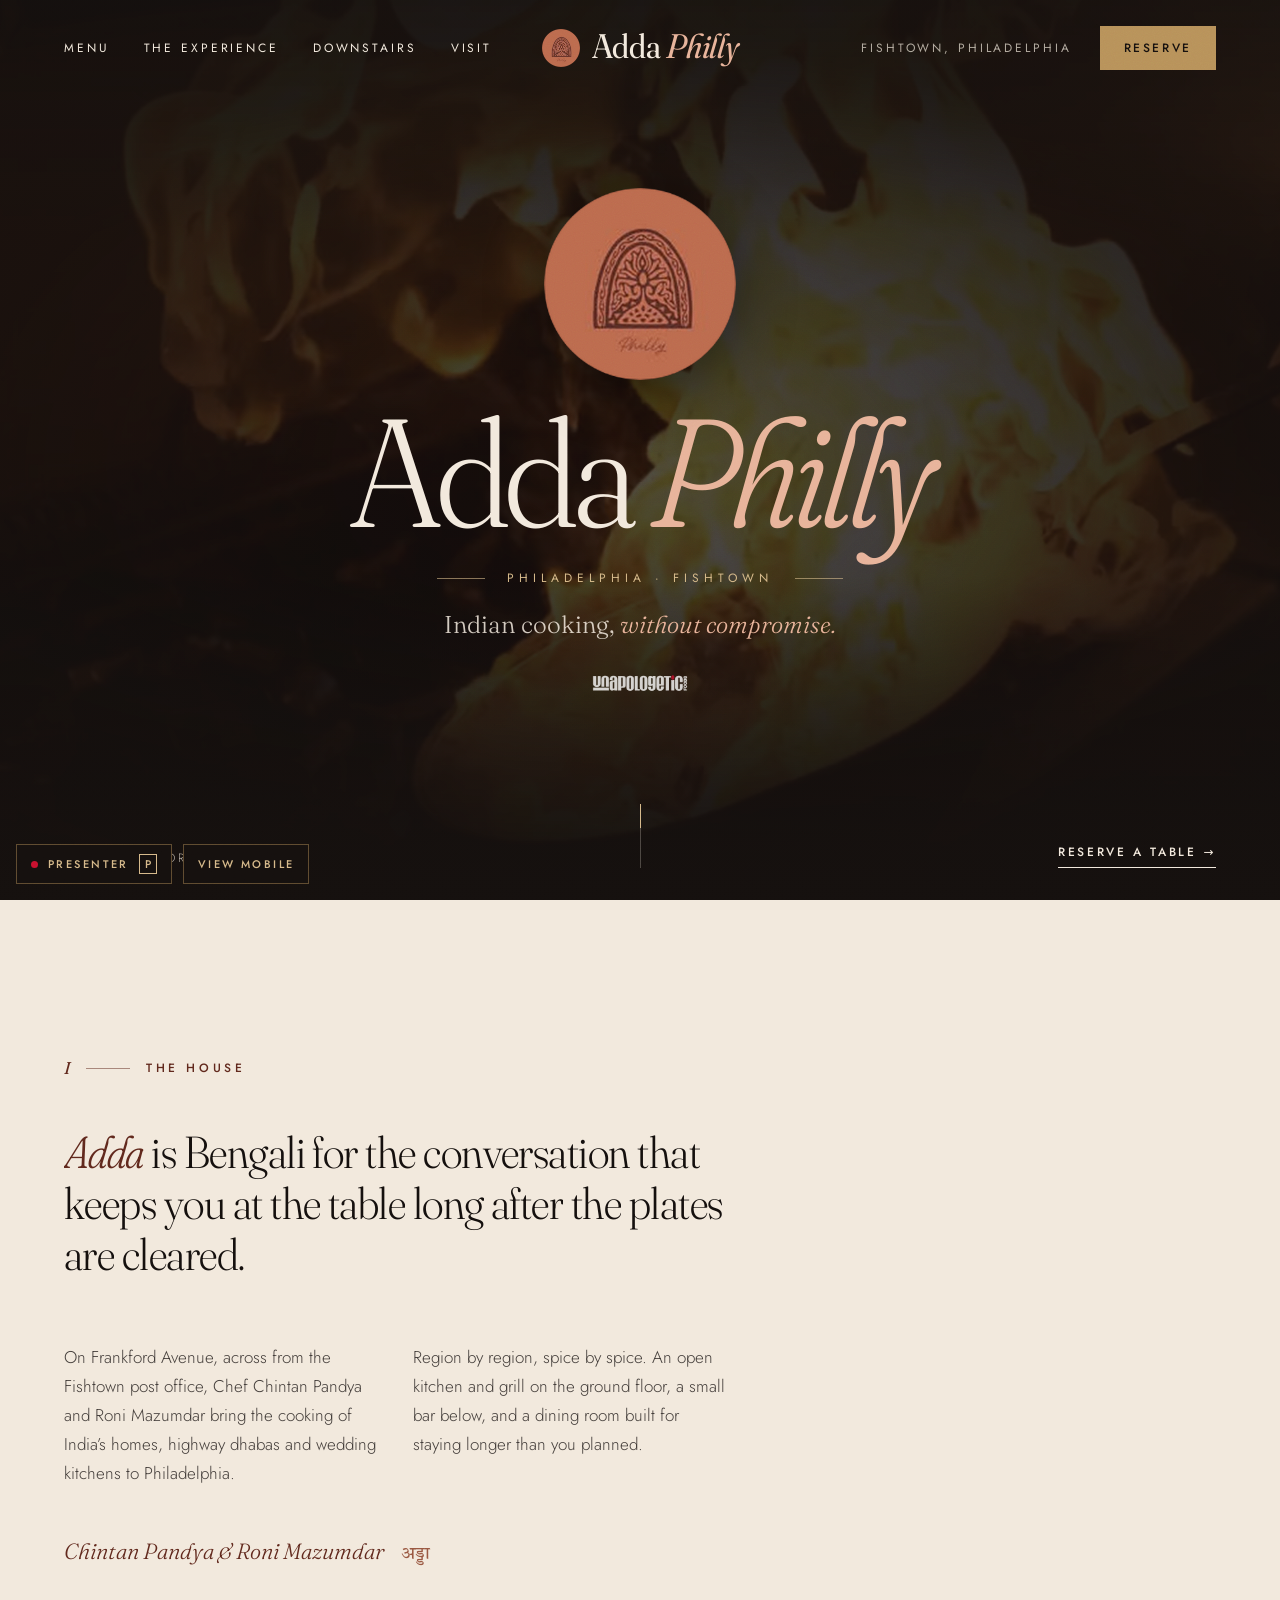
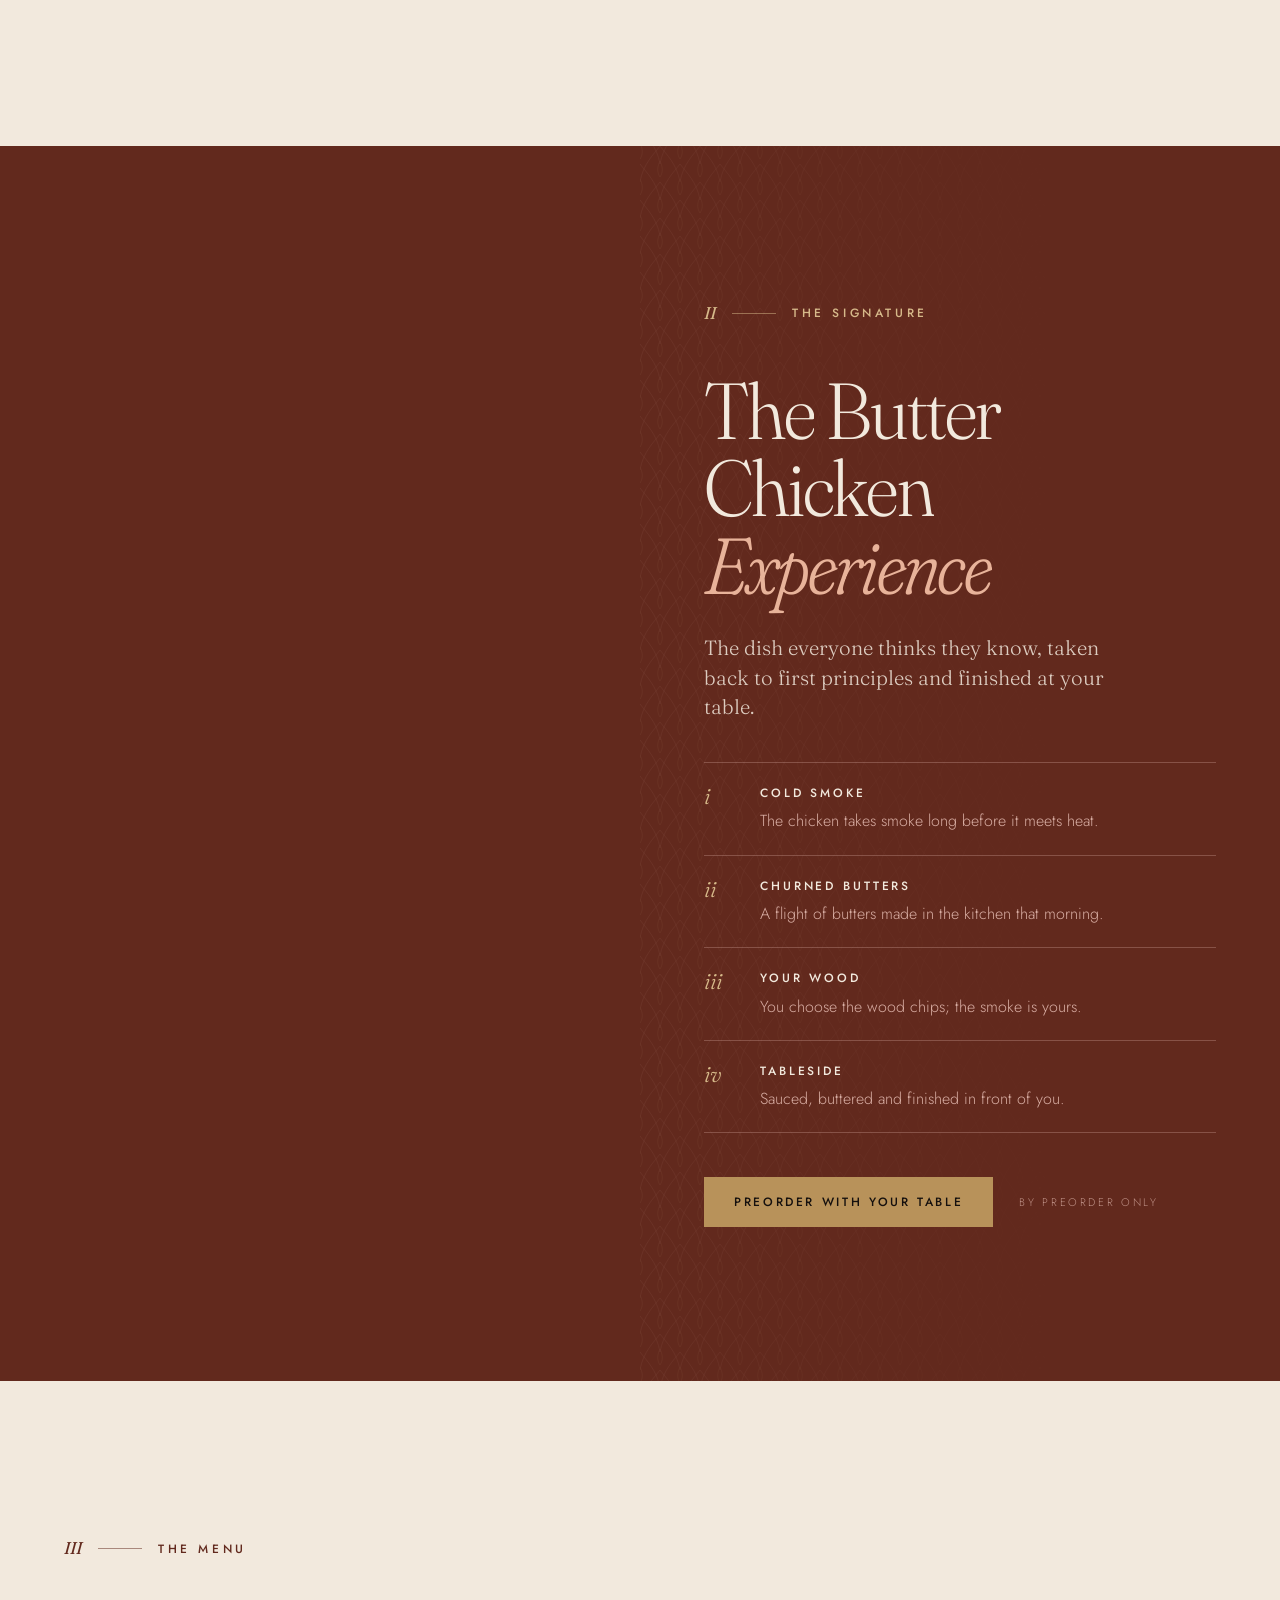
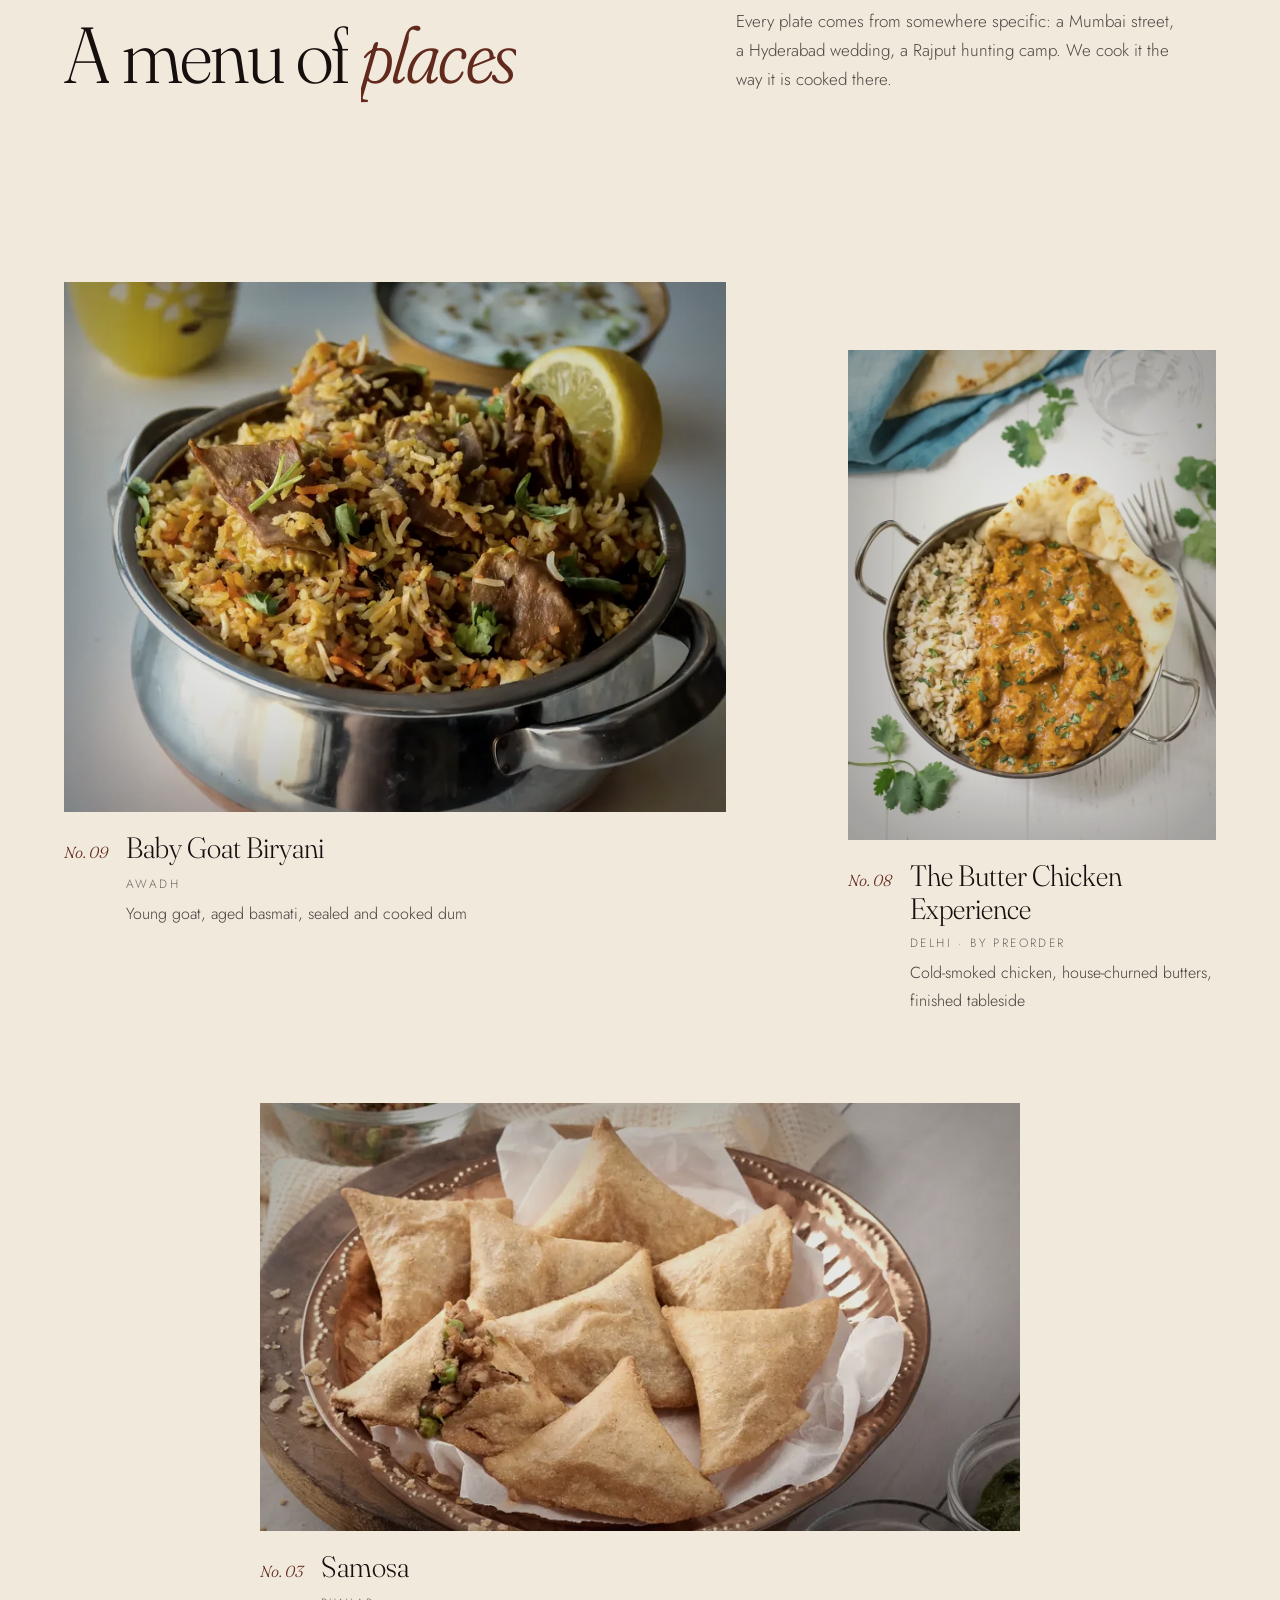
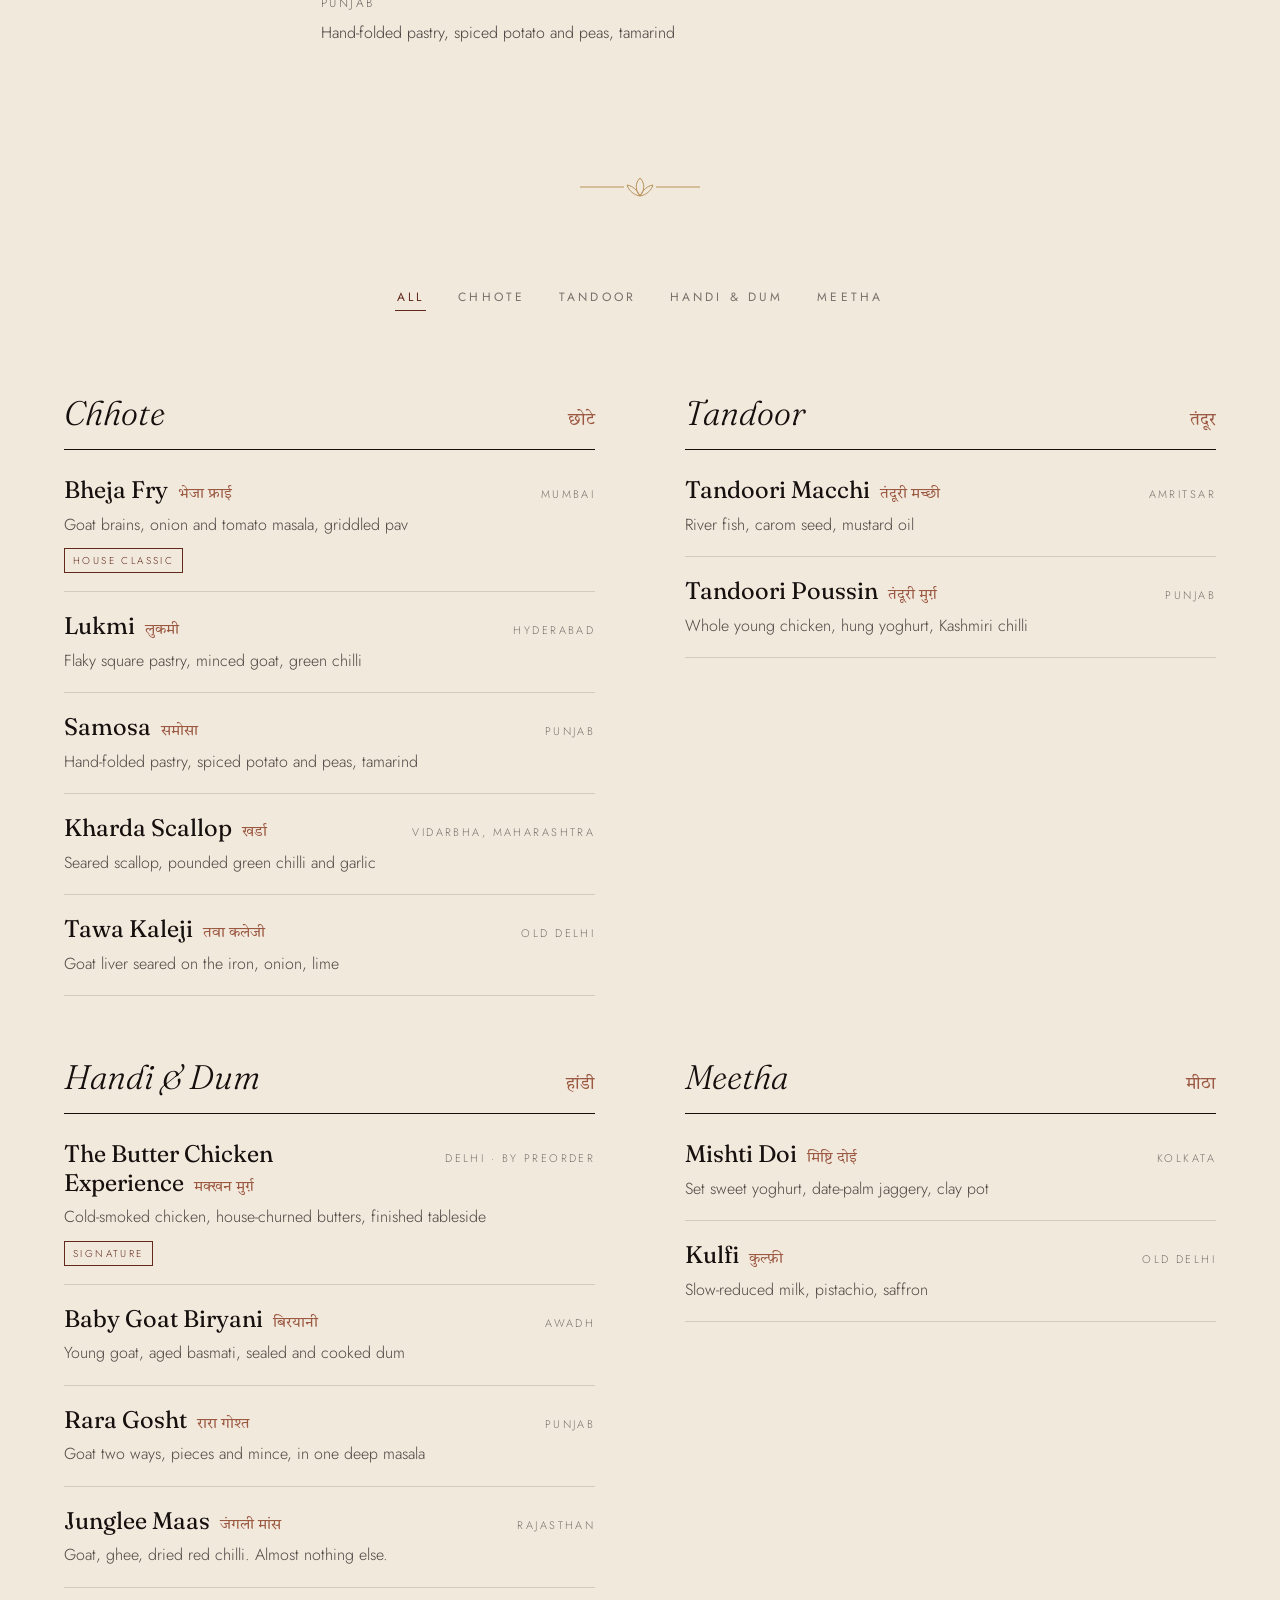
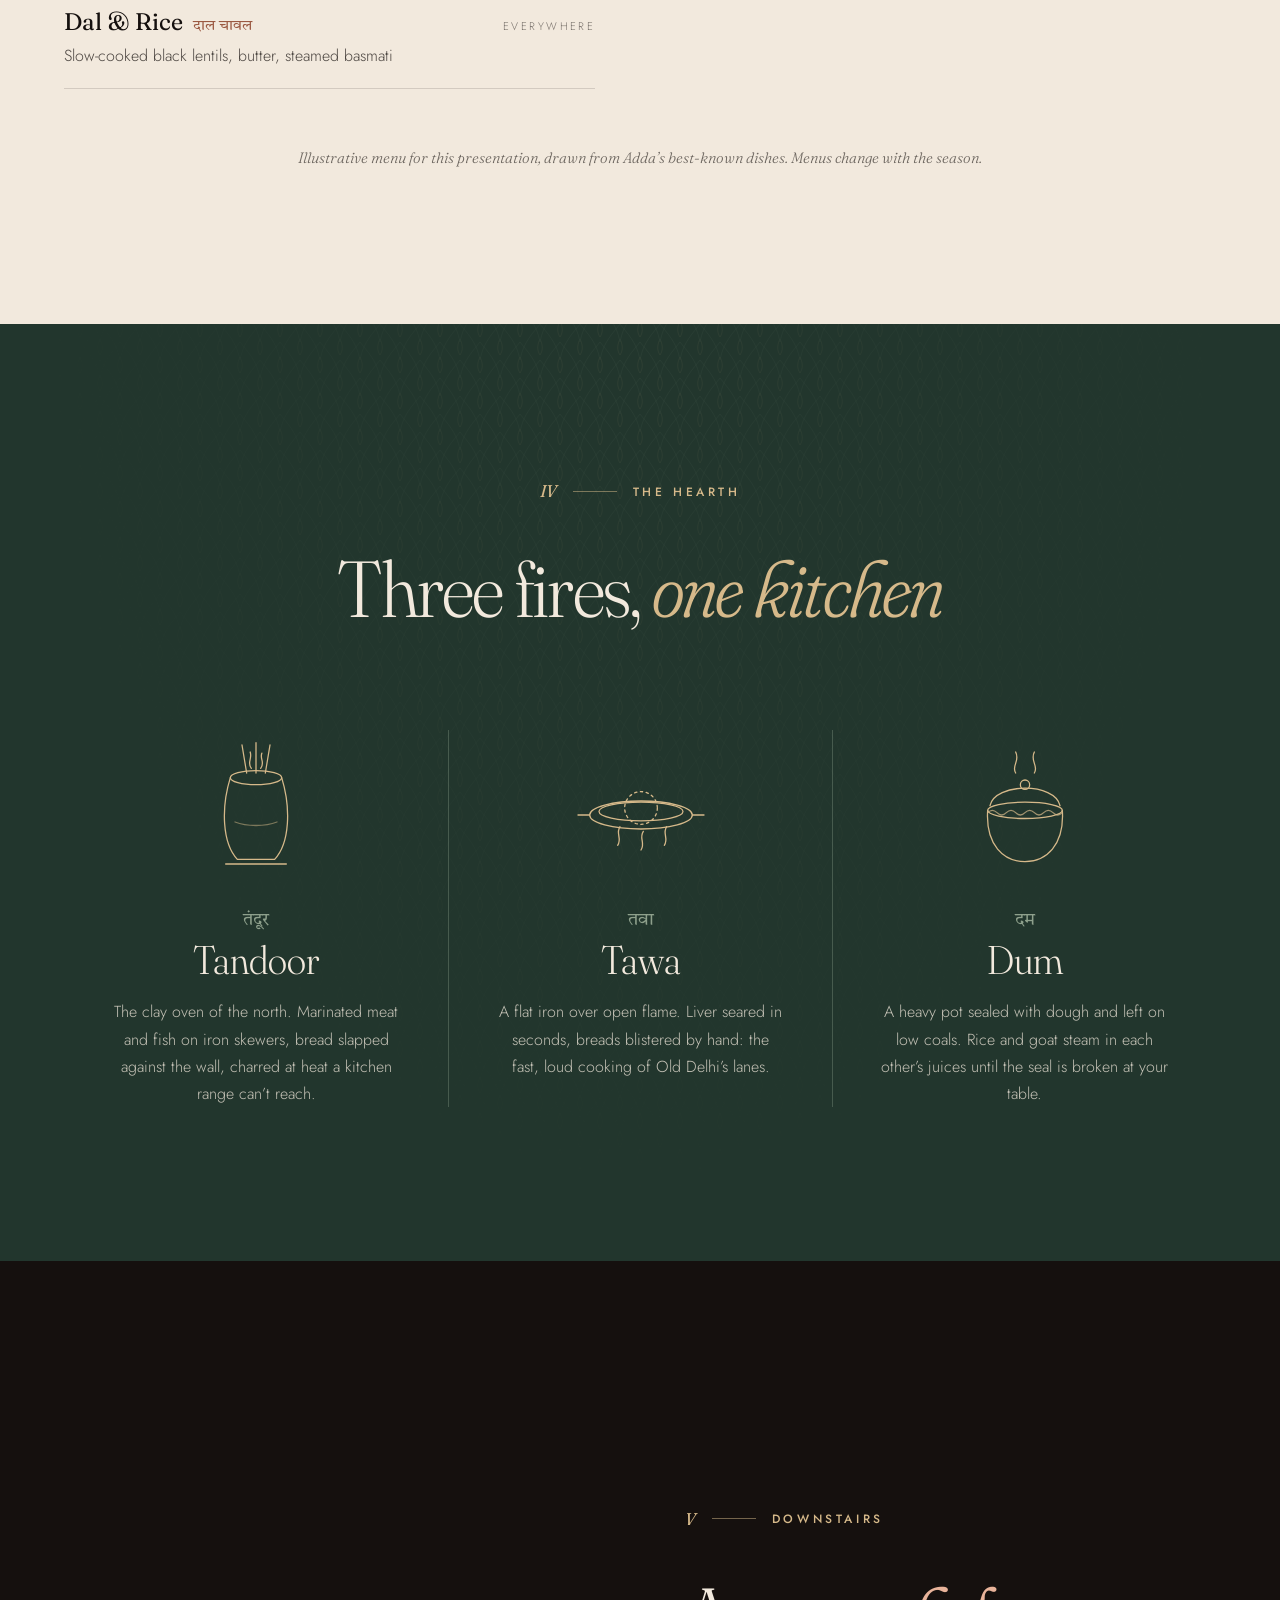
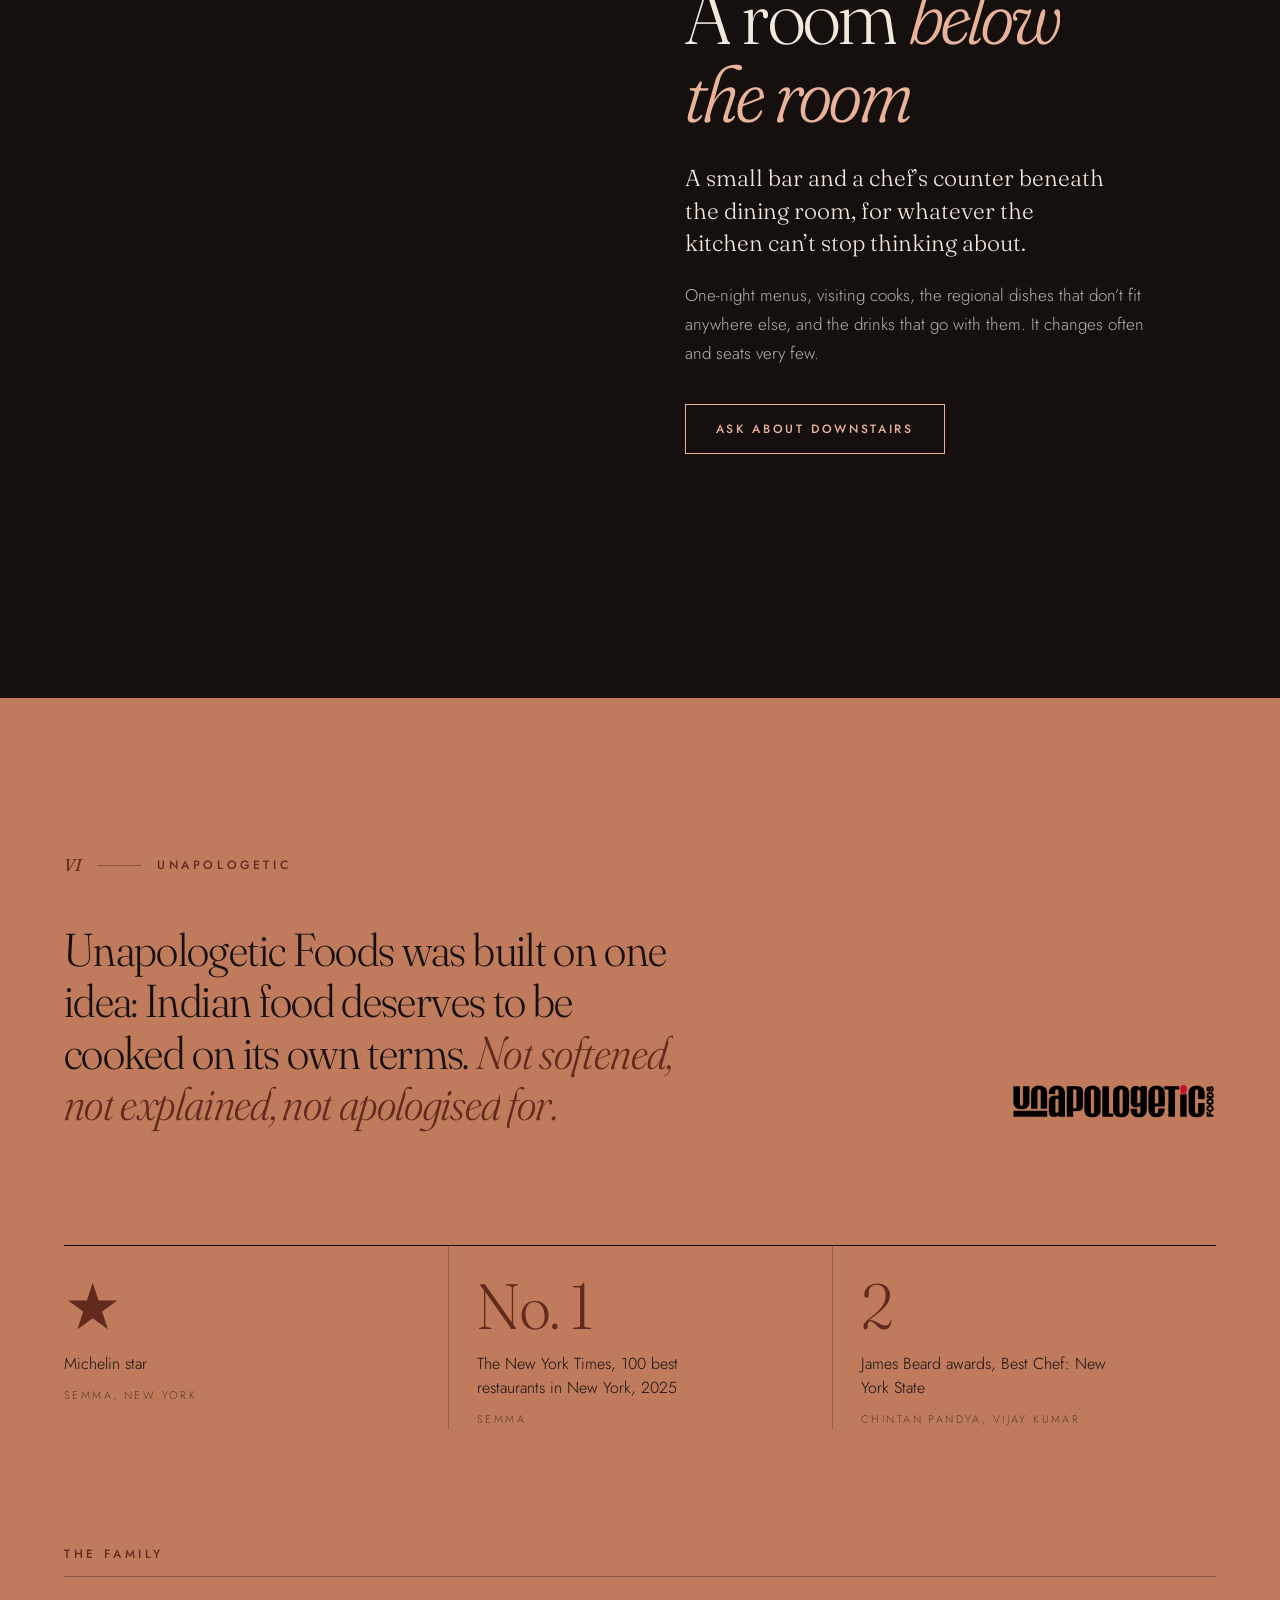
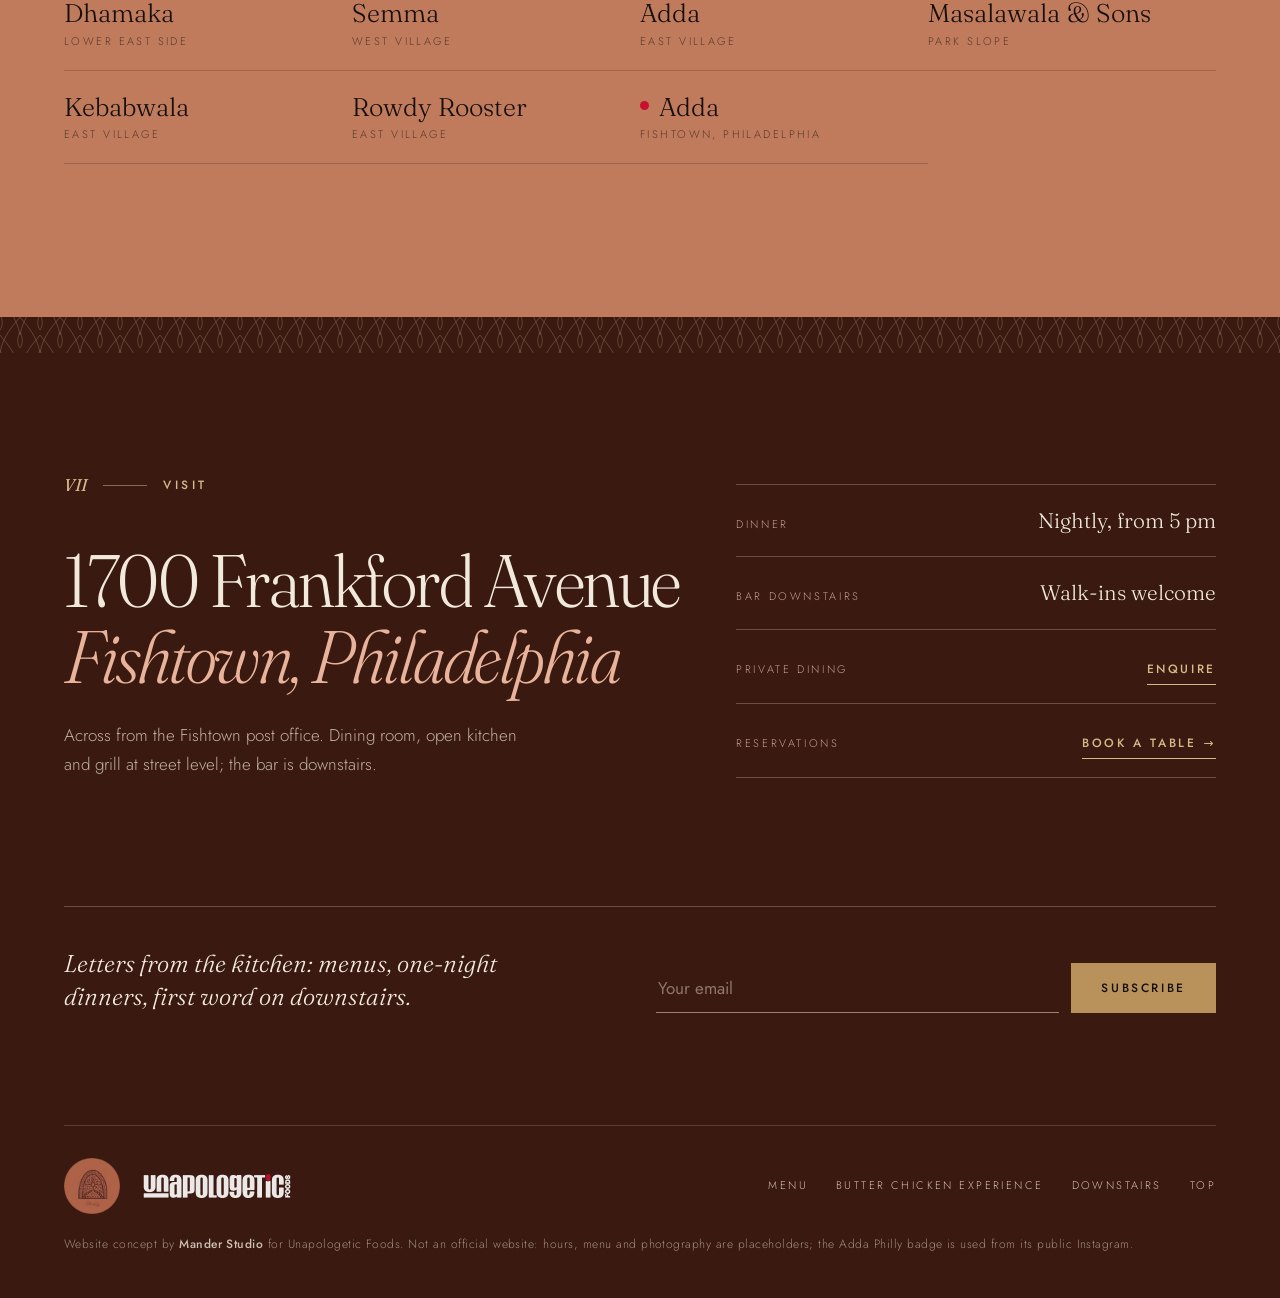
<file: index.html>
<!doctype html>
<html lang="en">
<head>
  <meta charset="utf-8">
  <meta name="viewport" content="width=device-width, initial-scale=1, viewport-fit=cover">
  <title>Adda — Fishtown, Philadelphia</title>
  <meta name="description" content="Adda Philadelphia by Unapologetic Foods. Indian cooking without compromise, 1700 Frankford Avenue, Fishtown. Pitch concept.">
  <meta name="theme-color" content="#15100e">
  <!-- Concept preview: keep out of search results until launch -->
  <meta name="robots" content="noindex, nofollow">
  <link rel="icon" href="assets/brand/favicon.png" type="image/png">
  <link rel="apple-touch-icon" href="assets/brand/apple-touch-icon.png">
  <meta property="og:type" content="website">
  <meta property="og:title" content="Adda — Fishtown, Philadelphia · Website concept">
  <meta property="og:description" content="A website concept for Adda Philadelphia by Unapologetic Foods. Designed by Mander Studio.">
  <meta property="og:image" content="https://hvndal.github.io/unapologeticfoods/assets/og.jpg">
  <meta property="og:image:width" content="1200">
  <meta property="og:image:height" content="630">
  <meta name="twitter:card" content="summary_large_image">
  <script type="application/ld+json">
  {
    "@context": "https://schema.org",
    "@type": "Restaurant",
    "name": "Adda",
    "description": "Indian cooking without compromise, from Unapologetic Foods.",
    "servesCuisine": ["Indian", "North Indian"],
    "address": { "@type": "PostalAddress", "streetAddress": "1700 Frankford Ave", "addressLocality": "Philadelphia", "addressRegion": "PA", "postalCode": "19125", "addressCountry": "US" },
    "acceptsReservations": true,
    "hasMenu": "#menu",
    "parentOrganization": { "@type": "Organization", "name": "Unapologetic Foods" }
  }
  </script>
  <link rel="preload" href="assets/fonts/fraunces-normal-latin.woff2" as="font" type="font/woff2" crossorigin>
  <link rel="preload" href="assets/fonts/jost-normal-latin.woff2" as="font" type="font/woff2" crossorigin>
  <link rel="stylesheet" href="fonts.css">
  <link rel="preload" as="image" href="assets/video/fire-poster.jpg">
  <link rel="stylesheet" href="style.css">
</head>
<body>

  <!-- Shared line ornaments -->
  <svg width="0" height="0" style="position:absolute" aria-hidden="true" focusable="false">
    <defs>
      <path id="arch" d="M0 300 L0 128 A28 28 0 0 1 15 84 A28 28 0 0 1 42 46 A26 26 0 0 1 72 18 A22 22 0 0 1 100 0 A22 22 0 0 1 128 18 A26 26 0 0 1 158 46 A28 28 0 0 1 185 84 A28 28 0 0 1 200 128 L200 300 Z"/>
      <symbol id="lotus" viewBox="0 0 120 24">
        <path d="M0 12 H44 M76 12 H120" stroke="currentColor" stroke-width="1" fill="none"/>
        <path d="M60 3 C55 8 55 15 60 21 C65 15 65 8 60 3Z M60 21 C54 20 49 16 47 10 C53 11 57 15 60 21Z M60 21 C66 20 71 16 73 10 C67 11 63 15 60 21Z" stroke="currentColor" stroke-width="1" fill="none"/>
      </symbol>
    </defs>
  </svg>

  <div class="curtain" id="curtain" aria-hidden="true">
    <img class="curtain__badge" src="assets/brand/adda-philly-badge.png" alt="" width="160" height="160">
  </div>

  <a class="skip" href="#house">Skip to content</a>

  <!-- ============ NAV ============ -->
  <header class="nav" id="nav">
    <nav class="nav__left" aria-label="Primary">
      <a href="#menu">Menu</a>
      <a href="#signature">The Experience</a>
      <a href="#downstairs">Downstairs</a>
      <a href="#visit">Visit</a>
    </nav>
    <a class="nav__mark" href="#top" aria-label="Adda Philly, back to top"><img class="nav__badge" src="assets/brand/adda-philly-badge.png" alt="" width="38" height="38">Adda <em>Philly</em></a>
    <div class="nav__right">
      <span class="nav__place">Fishtown, Philadelphia</span>
      <button class="btn btn--gold nav__cta" data-open="reserve">Reserve</button>
      <button class="nav__burger" id="burger" aria-label="Open menu" aria-expanded="false" aria-controls="drawer"><span></span><span></span></button>
    </div>
  </header>

  <div class="drawer" id="drawer" aria-hidden="true">
    <div class="drawer__head">
      <span class="nav__mark"><img class="nav__badge" src="assets/brand/adda-philly-badge.png" alt="" width="38" height="38">Adda <em>Philly</em></span>
      <button class="drawer__close" id="drawer-close">Close</button>
    </div>
    <nav class="drawer__links" aria-label="Mobile">
      <a href="#house"><small>I</small>The House</a>
      <a href="#signature"><small>II</small>The Experience</a>
      <a href="#menu"><small>III</small>Menu</a>
      <a href="#hearth"><small>IV</small>The Hearth</a>
      <a href="#downstairs"><small>V</small>Downstairs</a>
      <a href="#visit"><small>VII</small>Visit</a>
    </nav>
    <div class="drawer__foot">
      <button class="btn btn--gold btn--wide" data-open="reserve">Reserve a table</button>
      <p>1700 Frankford Avenue · Fishtown</p>
    </div>
  </div>

  <main>

    <!-- ============ HERO ============ -->
    <section class="hero" id="top" aria-label="Adda Philadelphia">
      <div class="hero__media" aria-hidden="true">
        <video class="hero__video" id="hero-video" muted loop playsinline preload="metadata" poster="assets/video/fire-poster.jpg">
          <source src="assets/video/fire.webm" type="video/webm">
          <source src="assets/video/fire.mp4" type="video/mp4">
        </video>
      </div>
      <div class="hero__veil" aria-hidden="true"></div>

      <div class="hero__center">
        <img class="hero__uf hero__badge" src="assets/brand/adda-philly-badge.png" alt="Adda Philly" width="140" height="140">
        <h1 class="hero__title">
          <span class="hero__word">Adda <em>Philly</em></span>
          <span class="sr-only">Philadelphia</span>
        </h1>
        <p class="hero__place"><span></span>Philadelphia · Fishtown<span></span></p>
        <p class="hero__line">Indian cooking, <em>without compromise.</em></p>
        <img class="hero__by" src="assets/brand/unapologetic-white.png" alt="by Unapologetic Foods" width="96" height="18">
      </div>

      <div class="hero__foot">
        <span>1700 Frankford Avenue</span>
        <a class="hero__scroll" href="#house" aria-label="Scroll to content"><i></i></a>
        <button class="linkbtn" data-open="reserve">Reserve a table <span aria-hidden="true">→</span></button>
      </div>
    </section>

    <!-- ============ I. THE HOUSE ============ -->
    <section class="house" id="house">
      <div class="house__grid">
        <p class="chapter" data-reveal><span>I</span>The House</p>
        <div class="house__text">
          <h2 class="statement" data-reveal="lines">
            <em>Adda</em> is Bengali for the conversation that keeps you at the table long after the plates are cleared.
          </h2>
          <div class="house__cols" data-reveal>
            <p>On Frankford Avenue, across from the Fishtown post office, Chef Chintan Pandya and Roni Mazumdar bring the cooking of India’s homes, highway dhabas and wedding kitchens to Philadelphia.</p>
            <p>Region by region, spice by spice. An open kitchen and grill on the ground floor, a small bar below, and a dining room built for staying longer than you planned.</p>
          </div>
          <p class="house__sign" data-reveal>Chintan Pandya &amp; Roni Mazumdar <span lang="hi">अड्डा</span></p>
        </div>
        <figure class="house__fig" data-reveal="mask">
          <div class="archframe">
            <img data-img="house" data-sizes="(max-width: 900px) 90vw, 30vw" alt="Baby goat biryani, served from the pot" loading="lazy" decoding="async">
          </div>
          <figcaption>Baby goat biryani, opened at the table.</figcaption>
        </figure>
      </div>
    </section>

    <!-- ============ II. SIGNATURE ============ -->
    <section class="sig" id="signature">
      <figure class="sig__media" data-reveal="mask">
        <img data-img="signature" alt="Butter chicken finished with house-churned butter" loading="lazy">
      </figure>
      <div class="sig__body">
        <p class="chapter chapter--light" data-reveal><span>II</span>The Signature</p>
        <h2 class="title" data-reveal="lines">The Butter Chicken <em>Experience</em></h2>
        <p class="sig__lede" data-reveal>The dish everyone thinks they know, taken back to first principles and finished at your table.</p>
        <ol class="rite" data-reveal>
          <li><span>i</span><div><h3>Cold smoke</h3><p>The chicken takes smoke long before it meets heat.</p></div></li>
          <li><span>ii</span><div><h3>Churned butters</h3><p>A flight of butters made in the kitchen that morning.</p></div></li>
          <li><span>iii</span><div><h3>Your wood</h3><p>You choose the wood chips; the smoke is yours.</p></div></li>
          <li><span>iv</span><div><h3>Tableside</h3><p>Sauced, buttered and finished in front of you.</p></div></li>
        </ol>
        <div class="sig__cta" data-reveal>
          <button class="btn btn--gold" data-open="reserve" data-experience="1">Preorder with your table</button>
          <span>By preorder only</span>
        </div>
      </div>
    </section>

    <!-- ============ III. MENU ============ -->
    <section class="menu" id="menu">
      <header class="menu__head">
        <p class="chapter" data-reveal><span>III</span>The Menu</p>
        <h2 class="title" data-reveal="lines">A menu of <em>places</em></h2>
        <p class="menu__intro" data-reveal>Every plate comes from somewhere specific: a Mumbai street, a Hyderabad wedding, a Rajput hunting camp. We cook it the way it is cooked there.</p>
      </header>

      <div class="plates" id="plates"></div>

      <svg class="ornament" aria-hidden="true"><use href="#lotus"/></svg>

      <div class="carte">
        <div class="tabs" role="tablist" aria-label="Menu sections">
          <button class="tab is-active" role="tab" aria-selected="true" data-filter="all">All</button>
          <button class="tab" role="tab" aria-selected="false" data-filter="chhote">Chhote</button>
          <button class="tab" role="tab" aria-selected="false" data-filter="tandoor">Tandoor</button>
          <button class="tab" role="tab" aria-selected="false" data-filter="handi">Handi &amp; Dum</button>
          <button class="tab" role="tab" aria-selected="false" data-filter="meetha">Meetha</button>
        </div>
        <div class="carte__cols" id="carte"></div>
        <p class="carte__fine">Illustrative menu for this presentation, drawn from Adda’s best-known dishes. Menus change with the season.</p>
      </div>
      <div class="peek" id="peek" aria-hidden="true"><img alt=""></div>
    </section>

    <!-- ============ IV. HEARTH ============ -->
    <section class="hearth" id="hearth">
      <div class="hearth__pattern" aria-hidden="true"></div>
      <header class="hearth__head">
        <p class="chapter chapter--light" data-reveal><span>IV</span>The Hearth</p>
        <h2 class="title" data-reveal="lines">Three fires, <em>one kitchen</em></h2>
      </header>
      <div class="fires">
        <article class="fire" data-reveal>
          <svg viewBox="0 0 120 120" aria-hidden="true">
            <ellipse cx="60" cy="34" rx="22" ry="6"/>
            <path d="M38 34 C30 60 31 90 44 104 H76 C89 90 90 60 82 34"/>
            <path d="M34 108 H86"/><path d="M42 72 C52 76 68 76 78 72" opacity=".5"/>
            <path d="M52 30 L48 6 M60 30 V4 M68 30 L72 6"/>
            <path d="M56 26 C52 21 57 18 55 12 M64 26 C68 21 63 18 65 13" class="flame"/>
          </svg>
          <p class="fire__hi" lang="hi">तंदूर</p>
          <h3>Tandoor</h3>
          <p>The clay oven of the north. Marinated meat and fish on iron skewers, bread slapped against the wall, charred at heat a kitchen range can’t reach.</p>
        </article>
        <article class="fire" data-reveal>
          <svg viewBox="0 0 120 120" aria-hidden="true">
            <ellipse cx="60" cy="66" rx="44" ry="12"/>
            <ellipse cx="60" cy="63" rx="36" ry="8"/>
            <path d="M16 66 H6 M104 66 H114"/>
            <circle cx="60" cy="60" r="14" stroke-dasharray="2 3"/>
            <path d="M40 92 C44 86 38 82 42 76 M60 96 C64 90 58 86 62 80 M80 92 C84 86 78 82 82 76" class="flame"/>
          </svg>
          <p class="fire__hi" lang="hi">तवा</p>
          <h3>Tawa</h3>
          <p>A flat iron over open flame. Liver seared in seconds, breads blistered by hand: the fast, loud cooking of Old Delhi’s lanes.</p>
        </article>
        <article class="fire" data-reveal>
          <svg viewBox="0 0 120 120" aria-hidden="true">
            <path d="M28 62 C26 92 42 106 60 106 C78 106 94 92 92 62"/>
            <ellipse cx="60" cy="62" rx="32" ry="7"/>
            <path d="M30 58 C34 38 86 38 90 58"/>
            <path d="M28 64 q4 -4 8 0 t8 0 t8 0 t8 0 t8 0 t8 0 t8 0 t8 0" opacity=".7"/>
            <circle cx="60" cy="40" r="4"/>
            <path d="M52 30 C48 24 56 20 52 12 M68 30 C72 24 64 20 68 12" class="flame"/>
          </svg>
          <p class="fire__hi" lang="hi">दम</p>
          <h3>Dum</h3>
          <p>A heavy pot sealed with dough and left on low coals. Rice and goat steam in each other’s juices until the seal is broken at your table.</p>
        </article>
      </div>
    </section>

    <!-- ============ V. DOWNSTAIRS ============ -->
    <section class="down" id="downstairs">
      <div class="down__art" data-reveal="mask" aria-hidden="true">
        <svg class="down__arches" viewBox="-24 -24 248 348" preserveAspectRatio="xMidYMax meet">
          <use href="#arch" class="a1" transform="translate(-18 -18) scale(1.18 1.12)"/>
          <use href="#arch" class="a2" transform="translate(-9 -9) scale(1.09 1.06)"/>
        </svg>
        <div class="down__window">
          <svg class="down__lamp" viewBox="0 0 100 200" aria-hidden="true">
            <path d="M50 0 V62"/>
            <path d="M42 62 H58 L62 70 H38Z"/>
            <path d="M38 70 C22 84 20 112 34 128 H66 C80 112 78 84 62 70"/>
            <path d="M34 128 C38 140 44 146 50 150 C56 146 62 140 66 128"/>
            <path d="M28 96 H72 M31 112 H69" opacity=".6"/>
            <path d="M42 76 C36 90 36 110 42 126 M58 76 C64 90 64 110 58 126 M50 72 V128" opacity=".6"/>
            <path d="M50 150 V166 M46 170 L50 166 L54 170 M50 170 V180" />
            <path d="M40 150 V160 M60 150 V160 M36 144 V152 M64 144 V152" opacity=".7"/>
            <ellipse class="glow" cx="50" cy="104" rx="10" ry="16"/>
          </svg>
        </div>
      </div>
      <div class="down__body">
        <p class="chapter chapter--light" data-reveal><span>V</span>Downstairs</p>
        <h2 class="title" data-reveal="lines">A room <em>below the room</em></h2>
        <p class="down__lede" data-reveal>A small bar and a chef’s counter beneath the dining room, for whatever the kitchen can’t stop thinking about.</p>
        <p data-reveal>One-night menus, visiting cooks, the regional dishes that don’t fit anywhere else, and the drinks that go with them. It changes often and seats very few.</p>
        <button class="btn btn--line" data-open="reserve" data-down="1" data-reveal>Ask about downstairs</button>
      </div>
    </section>

    <!-- ============ VI. UNAPOLOGETIC ============ -->
    <section class="uf" id="unapologetic">
      <div class="uf__top">
        <p class="chapter" data-reveal><span>VI</span>Unapologetic</p>
        <p class="uf__statement" data-reveal="lines">Unapologetic Foods was built on one idea: Indian food deserves to be cooked on its own terms. <em>Not softened, not explained, not apologised for.</em></p>
        <img class="uf__logo" src="assets/brand/unapologetic-black.png" alt="Unapologetic Foods" width="240" height="45" loading="lazy" data-reveal>
      </div>
      <ul class="honours" data-reveal>
        <li><b>★</b><span>Michelin star</span><small>Semma, New York</small></li>
        <li><b>No. 1</b><span>The New York Times, 100 best restaurants in New York, 2025</span><small>Semma</small></li>
        <li><b>2</b><span>James Beard awards, Best Chef: New York State</span><small>Chintan Pandya, Vijay Kumar</small></li>
      </ul>
      <div class="family" data-reveal>
        <p class="family__label">The family</p>
        <ul>
          <li>Dhamaka <span>Lower East Side</span></li>
          <li>Semma <span>West Village</span></li>
          <li>Adda <span>East Village</span></li>
          <li>Masalawala &amp; Sons <span>Park Slope</span></li>
          <li>Kebabwala <span>East Village</span></li>
          <li>Rowdy Rooster <span>East Village</span></li>
          <li class="is-new">Adda <span>Fishtown, Philadelphia</span></li>
        </ul>
      </div>
    </section>

    <!-- ============ VII. VISIT ============ -->
    <section class="visit" id="visit">
      <div class="visit__pattern" aria-hidden="true"></div>
      <div class="visit__grid">
        <div class="visit__addr">
          <p class="chapter chapter--light" data-reveal><span>VII</span>Visit</p>
          <address data-reveal="lines">1700 Frankford Avenue<br><em>Fishtown, Philadelphia</em></address>
          <p class="visit__note" data-reveal>Across from the Fishtown post office. Dining room, open kitchen and grill at street level; the bar is downstairs.</p>
        </div>
        <dl class="visit__info" data-reveal>
          <div><dt>Dinner</dt><dd>Nightly, from 5 pm</dd></div>
          <div><dt>Bar downstairs</dt><dd>Walk-ins welcome</dd></div>
          <div><dt>Private dining</dt><dd><button class="linkbtn" data-open="reserve">Enquire</button></dd></div>
          <div><dt>Reservations</dt><dd><button class="linkbtn" data-open="reserve">Book a table →</button></dd></div>
        </dl>
      </div>
      <form class="letters" id="letters" data-reveal>
        <label for="letters-email">Letters from the kitchen: menus, one-night dinners, first word on downstairs.</label>
        <div class="letters__row">
          <input id="letters-email" type="email" placeholder="Your email" required autocomplete="email">
          <button class="btn btn--gold" type="submit">Subscribe</button>
        </div>
        <p class="letters__done" aria-live="polite"></p>
      </form>
      <footer class="foot">
        <div class="foot__marks"><img class="badge" src="assets/brand/adda-philly-badge.png" alt="Adda Philly" width="56" height="56" loading="lazy"><img src="assets/brand/unapologetic-white.png" alt="Unapologetic Foods" width="180" height="34" loading="lazy"></div>
        <nav aria-label="Footer">
          <a href="#menu">Menu</a><a href="#signature">Butter Chicken Experience</a><a href="#downstairs">Downstairs</a><a href="#top">Top</a>
        </nav>
        <p>Website concept by <b>Mander Studio</b> for Unapologetic Foods. Not an official website: hours, menu and photography are placeholders; the Adda Philly badge is used from its public Instagram.</p>
      </footer>
    </section>
  </main>

  <!-- Mobile sticky reserve -->
  <div class="dock" id="dock">
    <span>Adda · Fishtown</span>
    <button class="btn btn--gold" data-open="reserve">Reserve</button>
  </div>

  <!-- ============ DISH MODAL ============ -->
  <div class="modal modal--dish" id="dish-modal" aria-hidden="true">
    <div class="modal__scrim" data-close></div>
    <article class="dish" role="dialog" aria-modal="true" aria-labelledby="dish-name">
      <button class="modal__x" data-close aria-label="Close">×</button>
      <figure class="dish__media">
        <img id="dish-img" alt="">
        <div class="dish__plain" id="dish-plain" aria-hidden="true"><svg><use href="#lotus"/></svg><span id="dish-plain-hi" lang="hi"></span></div>
      </figure>
      <div class="dish__body">
        <p class="dish__meta"><span id="dish-num"></span><span id="dish-section"></span></p>
        <h2 id="dish-name"></h2>
        <p class="dish__hi" id="dish-hi" lang="hi"></p>
        <p class="dish__region" id="dish-region"></p>
        <p class="dish__line" id="dish-line"></p>
        <p class="dish__note" id="dish-note"></p>
        <div class="dish__actions">
          <button class="btn btn--gold" data-open="reserve">Reserve a table</button>
          <div class="dish__nav">
            <button class="iconbtn" id="dish-prev" aria-label="Previous dish">←</button>
            <button class="iconbtn" id="dish-next" aria-label="Next dish">→</button>
          </div>
        </div>
      </div>
    </article>
  </div>

  <!-- ============ RESERVATION PANEL ============ -->
  <div class="modal modal--reserve" id="reserve-modal" aria-hidden="true">
    <div class="modal__scrim" data-close></div>
    <form class="reserve" id="reserve-form" role="dialog" aria-modal="true" aria-labelledby="reserve-title" novalidate>
      <button type="button" class="modal__x" data-close aria-label="Close">×</button>
      <div class="reserve__panel">
        <p class="reserve__kicker">Adda · 1700 Frankford Avenue</p>
        <h2 id="reserve-title">Reserve a <em>table</em></h2>

        <fieldset class="field">
          <legend>Guests</legend>
          <div class="chips" id="res-party"></div>
        </fieldset>

        <fieldset class="field">
          <legend>Date <span id="res-month"></span></legend>
          <div class="dates" id="res-dates"></div>
        </fieldset>

        <fieldset class="field">
          <legend>Time</legend>
          <div class="chips chips--time" id="res-times"></div>
        </fieldset>

        <fieldset class="field field--opts">
          <legend class="sr-only">Options</legend>
          <label class="toggle"><input type="checkbox" id="res-bc"><span class="toggle__ui"></span><span><b>Butter Chicken Experience</b><small>Preorder for the table, finished tableside</small></span></label>
          <label class="toggle"><input type="checkbox" id="res-down"><span class="toggle__ui"></span><span><b>Downstairs</b><small>Tell me about the chef’s counter</small></span></label>
          <label class="occasion">Occasion
            <select id="res-occasion"><option value="">None</option><option>Birthday</option><option>Anniversary</option><option>Business</option><option>First visit</option></select>
          </label>
        </fieldset>

        <div class="reserve__submit">
          <p class="reserve__summary" id="res-summary" aria-live="polite"></p>
          <button type="submit" class="btn btn--gold btn--wide">Request reservation</button>
          <p class="reserve__fine">Presentation demo. Nothing is booked or sent.</p>
        </div>
      </div>

      <div class="reserve__done" aria-live="polite">
        <svg class="ornament" aria-hidden="true"><use href="#lotus"/></svg>
        <p class="reserve__kicker">Request received</p>
        <h3>We’ll hold that <em>for you.</em></h3>
        <p id="res-confirm"></p>
        <div class="reserve__done-actions">
          <button type="button" class="btn btn--gold" id="res-ics">Add to calendar</button>
          <button type="button" class="btn btn--line" data-close>Back to the site</button>
        </div>
      </div>
    </form>
  </div>

  <!-- ============ PRESENTER (pitch controls) ============ -->
  <div class="pitch is-collapsed" id="pitch">
    <button class="pitch__toggle" id="pitch-toggle" aria-expanded="false" aria-controls="pitch-list"><i></i>Presenter <kbd>P</kbd></button>
    <button class="pitch__toggle pitch__mobile" id="pitch-mobile">View mobile</button>
    <div class="pitch__list" id="pitch-list">
      <button data-screen="hero">01 Hero · fire</button>
      <button data-screen="nav">02 Scrolled nav</button>
      <button data-screen="house">03 The House</button>
      <button data-screen="signature">04 Butter Chicken</button>
      <button data-screen="menu">05 Menu</button>
      <button data-screen="dish">06 Dish detail</button>
      <button data-screen="hearth">07 The Hearth</button>
      <button data-screen="downstairs">08 Downstairs</button>
      <button data-screen="unapologetic">09 Unapologetic</button>
      <button data-screen="visit">10 Visit</button>
      <button data-screen="reserve">11 Reservation</button>
      <button data-screen="mobile">12 Mobile demo</button>
    </div>
  </div>

  <div class="phone" id="phone" aria-hidden="true">
    <div class="phone__scrim" data-phone-close></div>
    <div class="phone__stage">
      <div class="phone__frame">
        <span class="phone__notch" aria-hidden="true"></span>
        <iframe id="phone-frame" title="Mobile preview of the Adda site"></iframe>
      </div>
      <div class="phone__side">
        <p class="reserve__kicker">Mobile demo · 390 × 844</p>
        <h3>The same house, <em>in your hand.</em></h3>
        <div class="phone__jumps">
          <button data-phone-go="">Home</button>
          <button data-phone-go="#menu">Menu</button>
          <button data-phone-go="dish">Dish</button>
          <button data-phone-go="reserve">Reserve</button>
          <button data-phone-go="#visit">Visit</button>
        </div>
        <button class="btn btn--line" data-phone-close>Back to desktop</button>
      </div>
    </div>
  </div>

  <script src="app.js"></script>
</body>
</html>
</file>
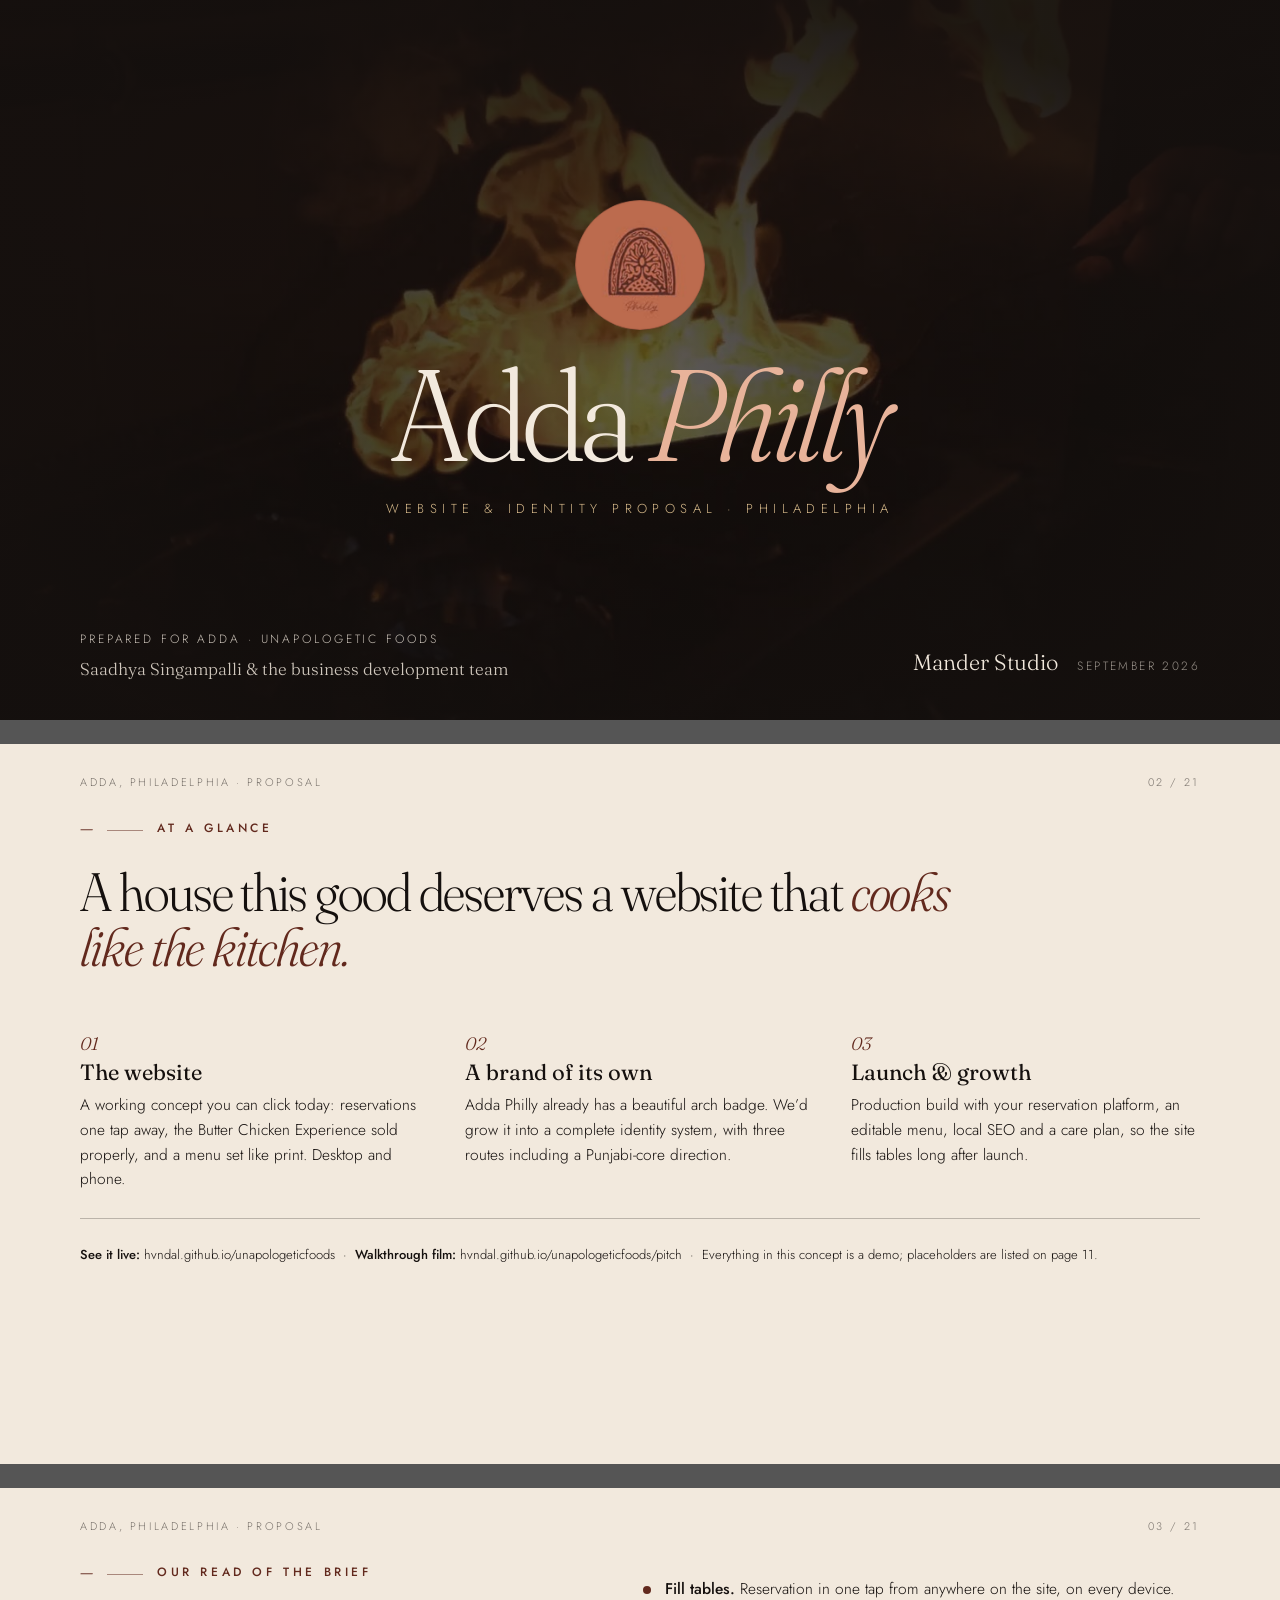
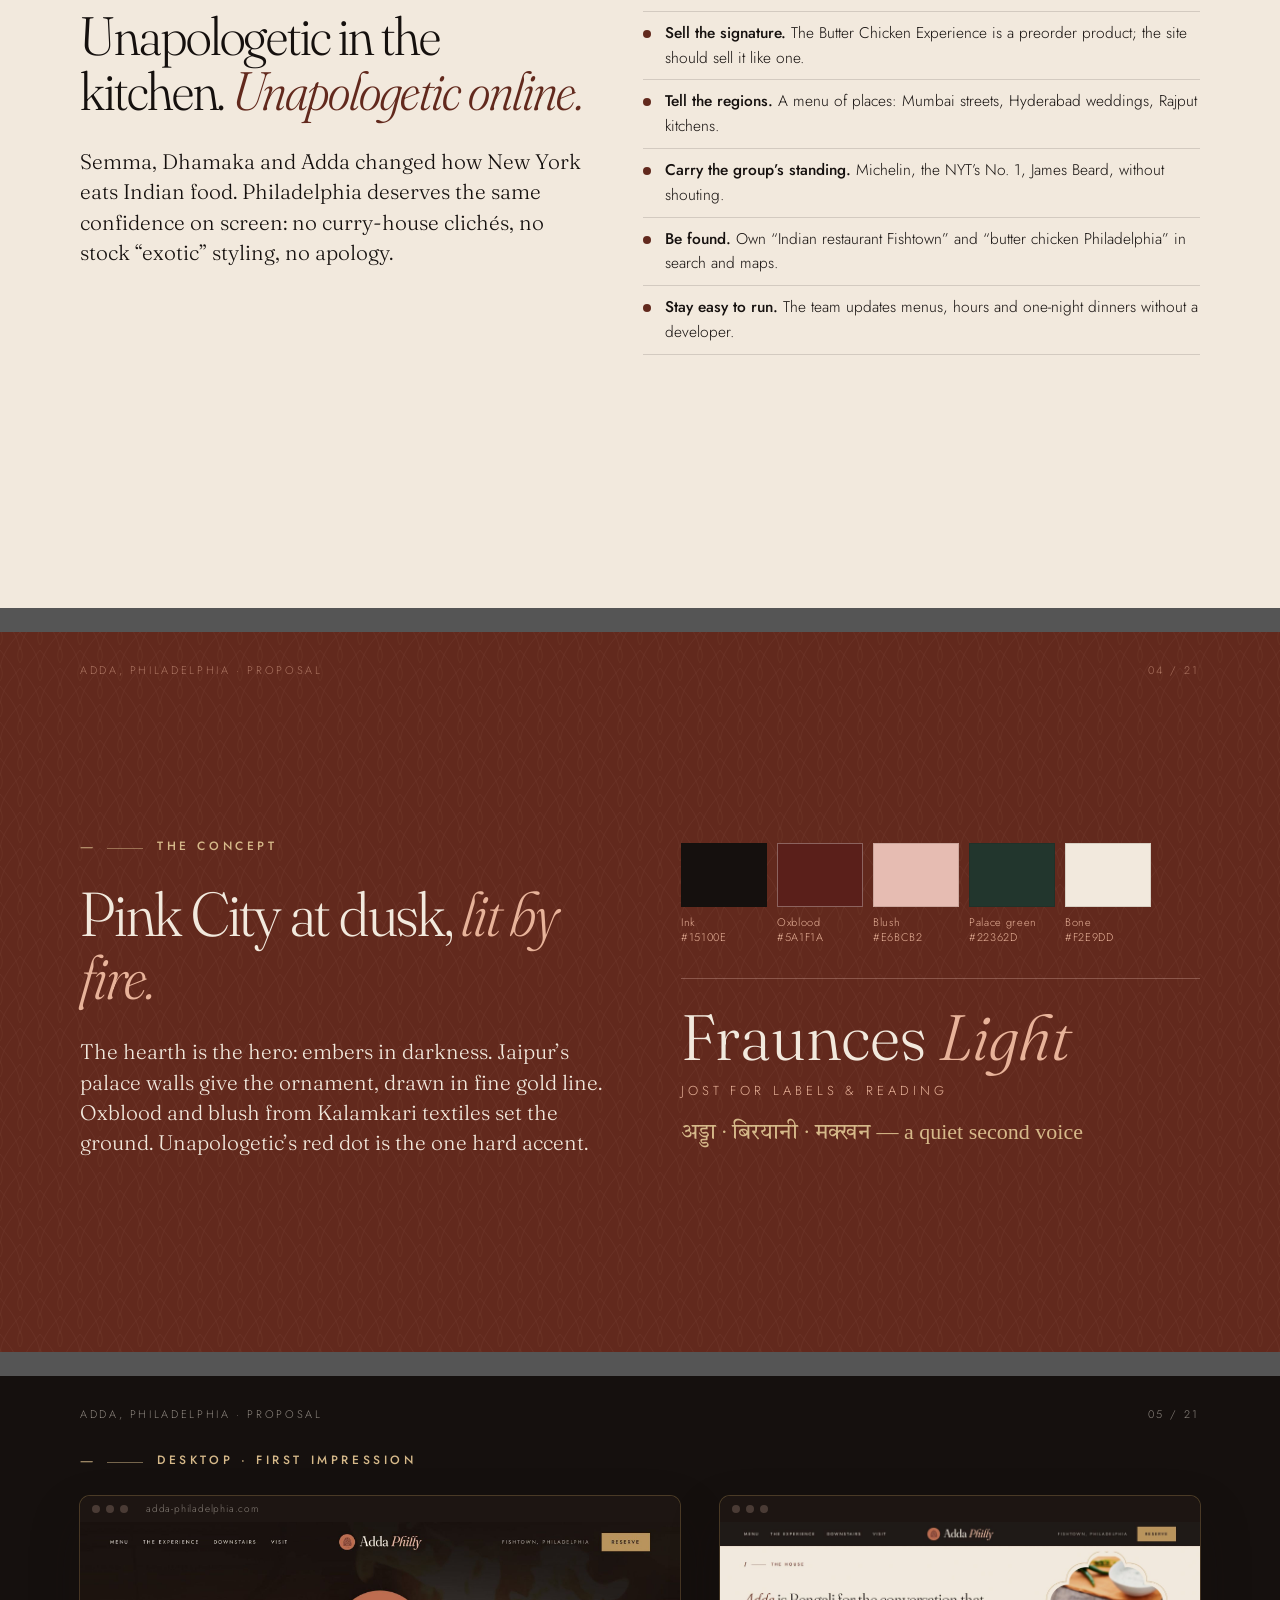
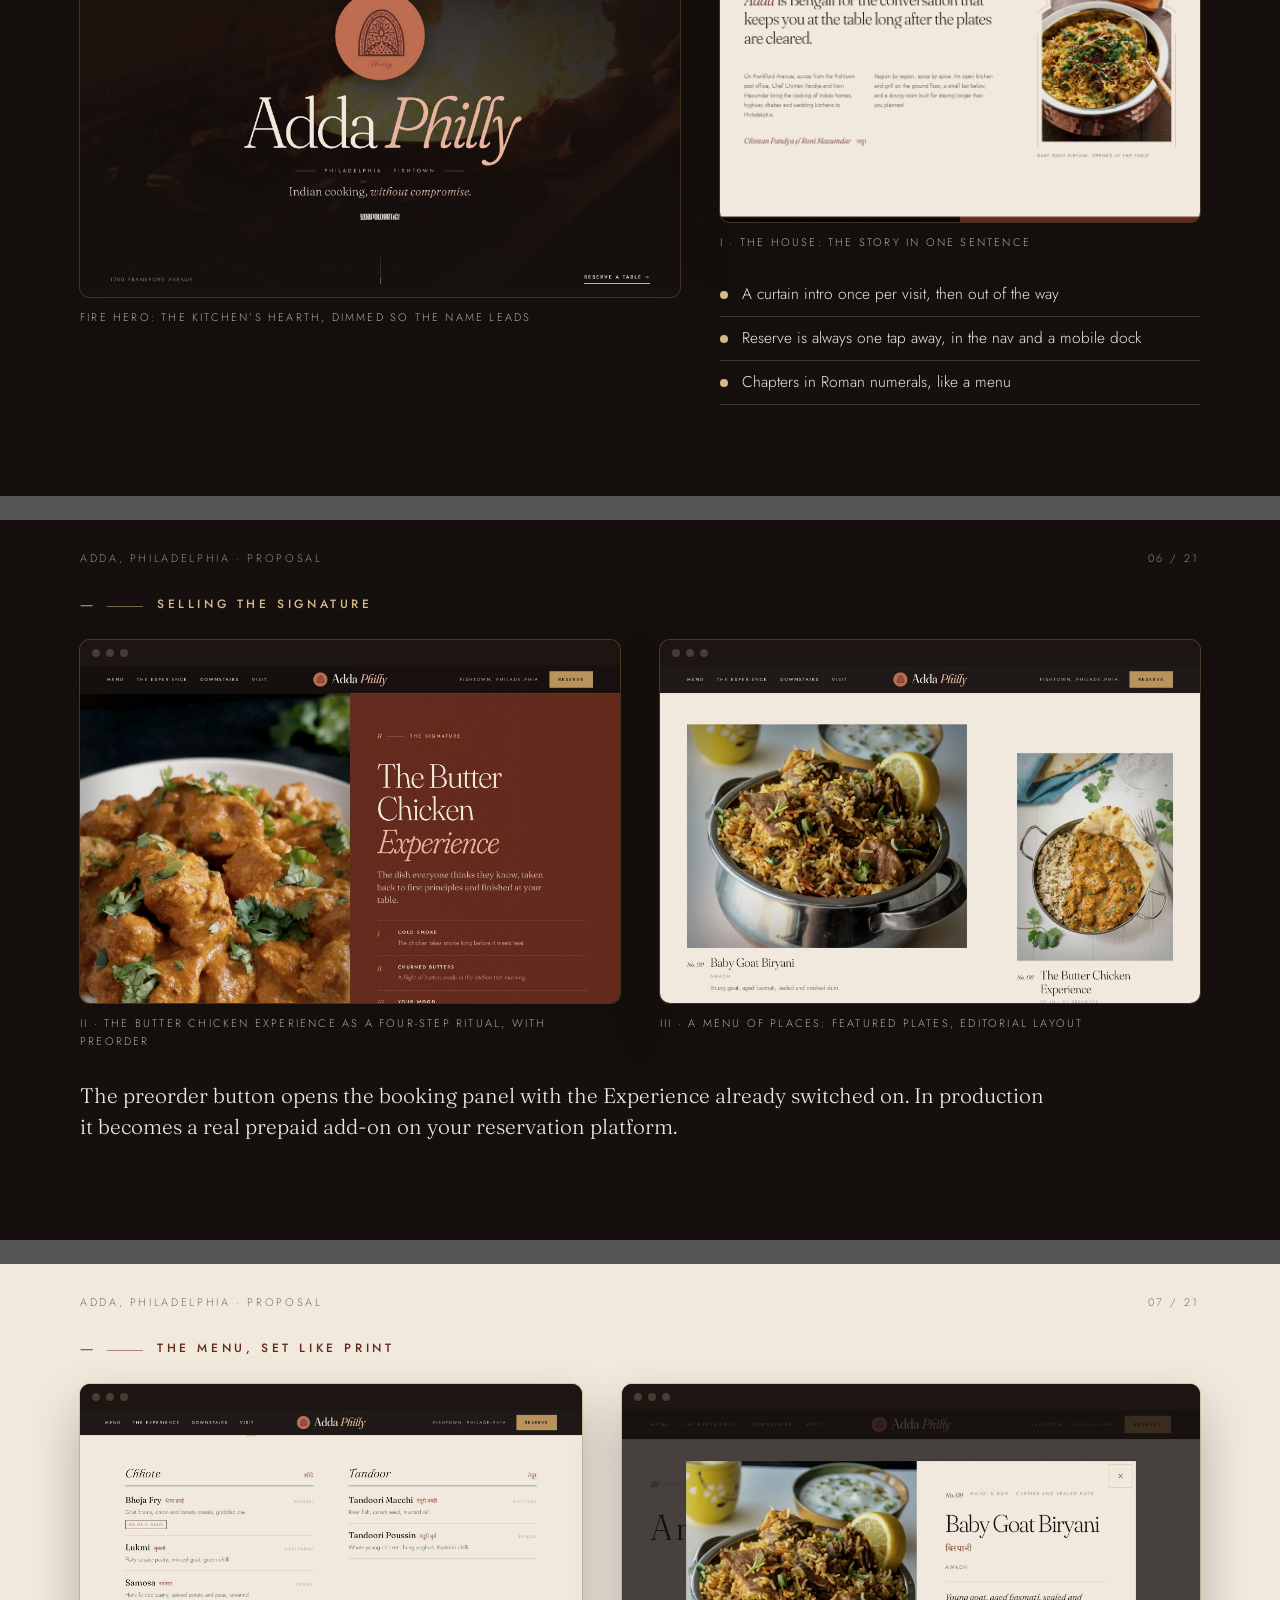
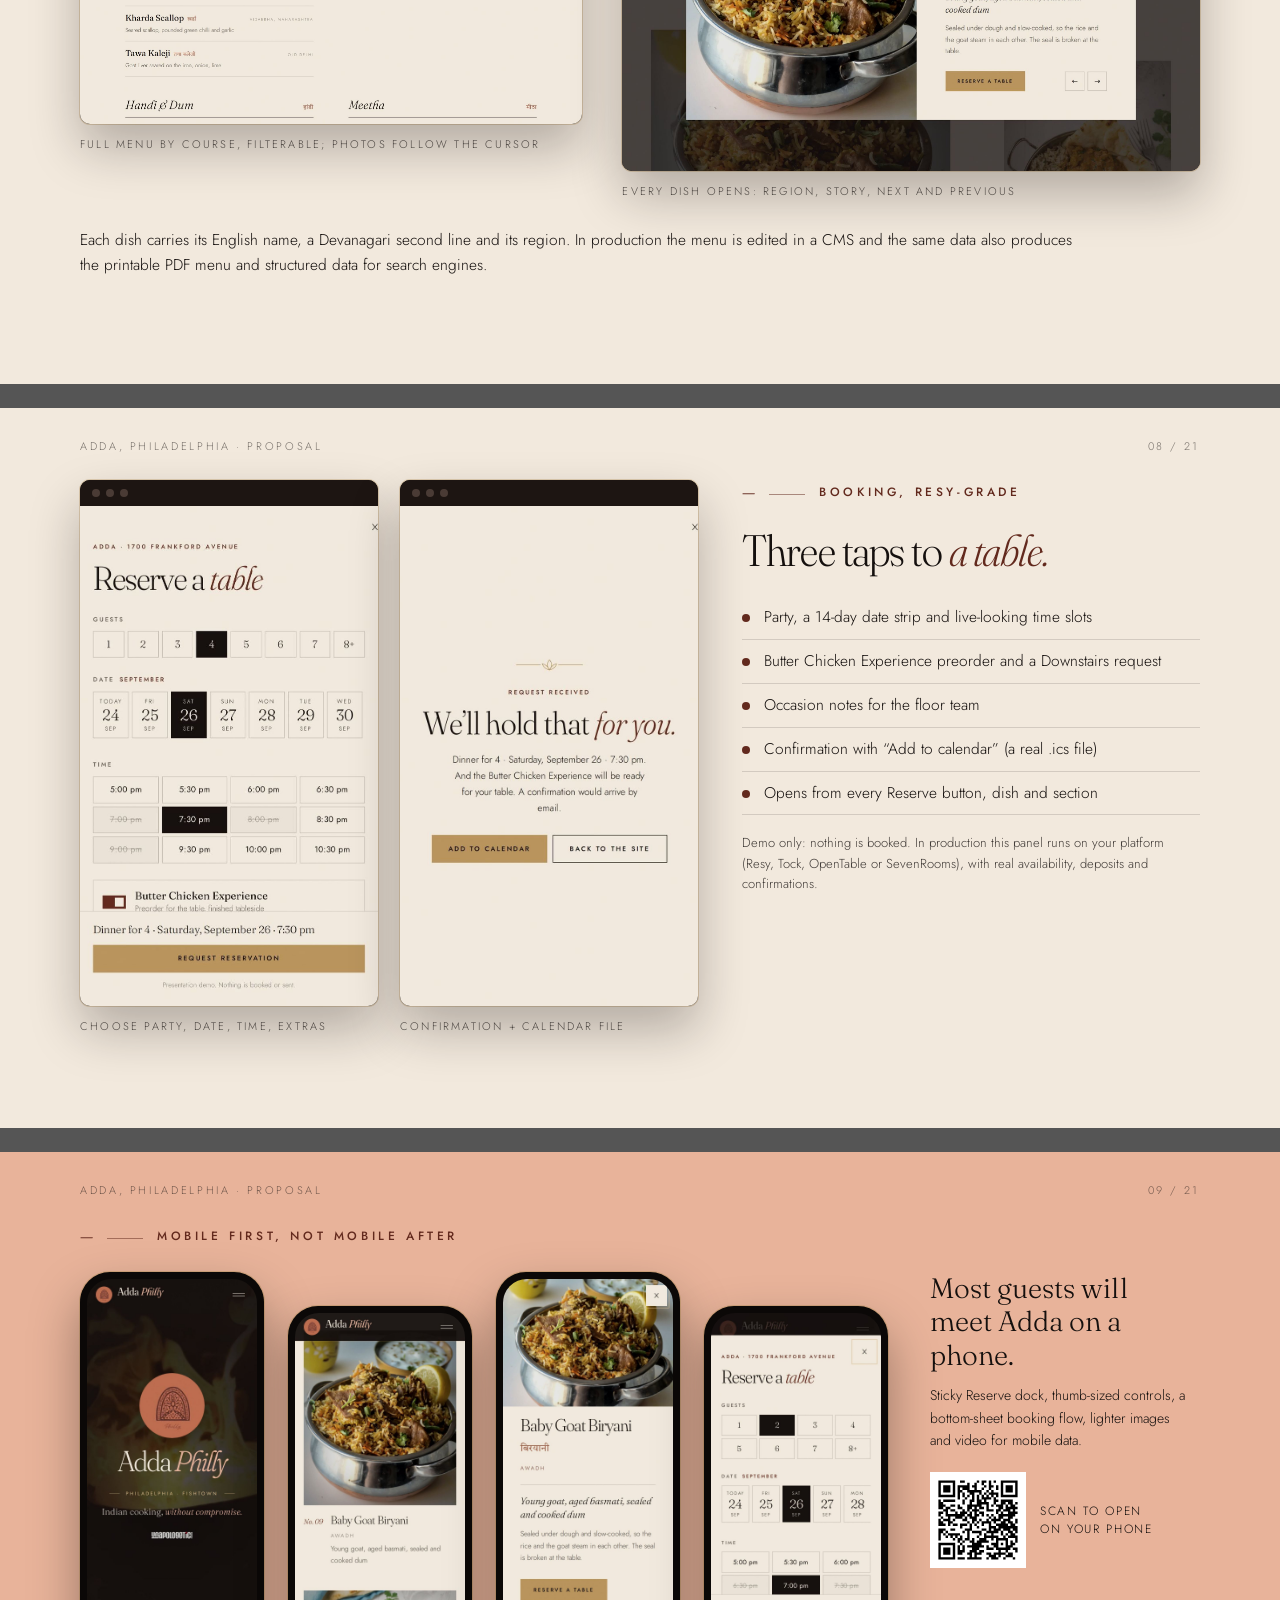
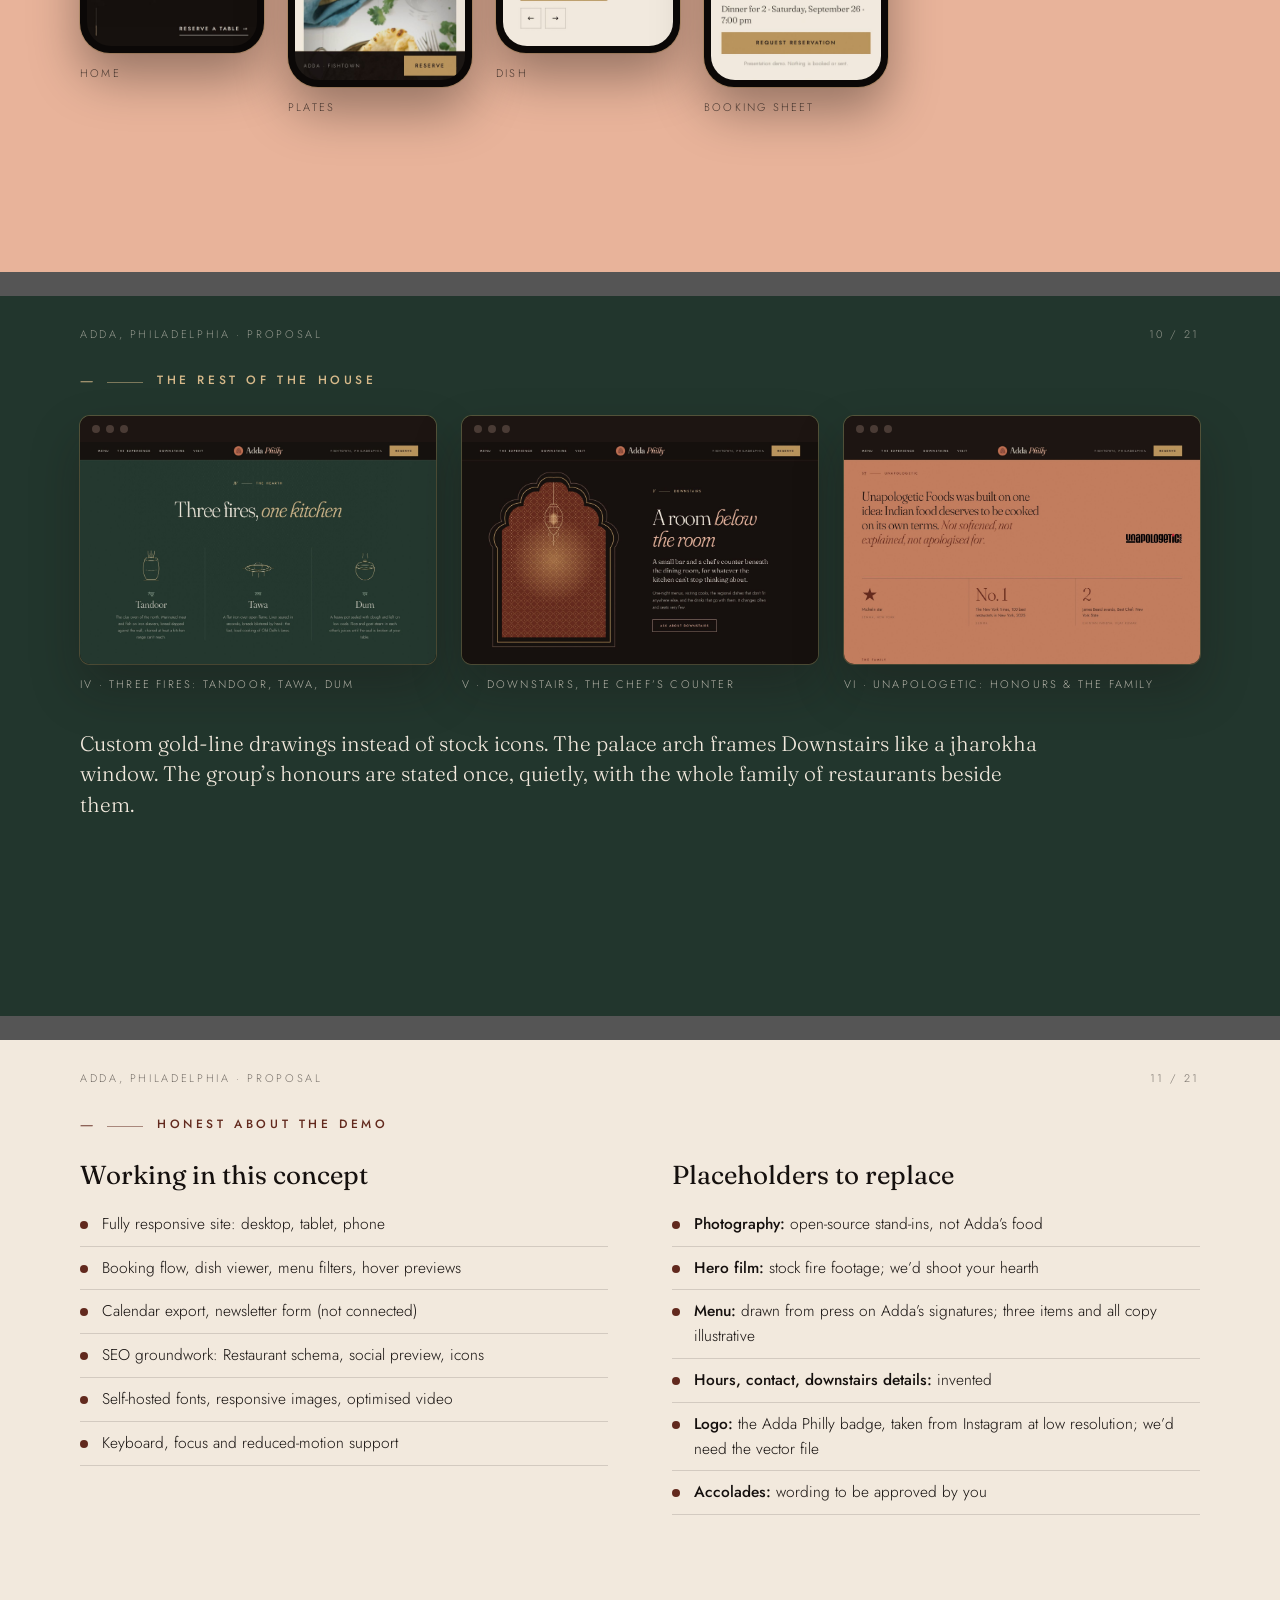
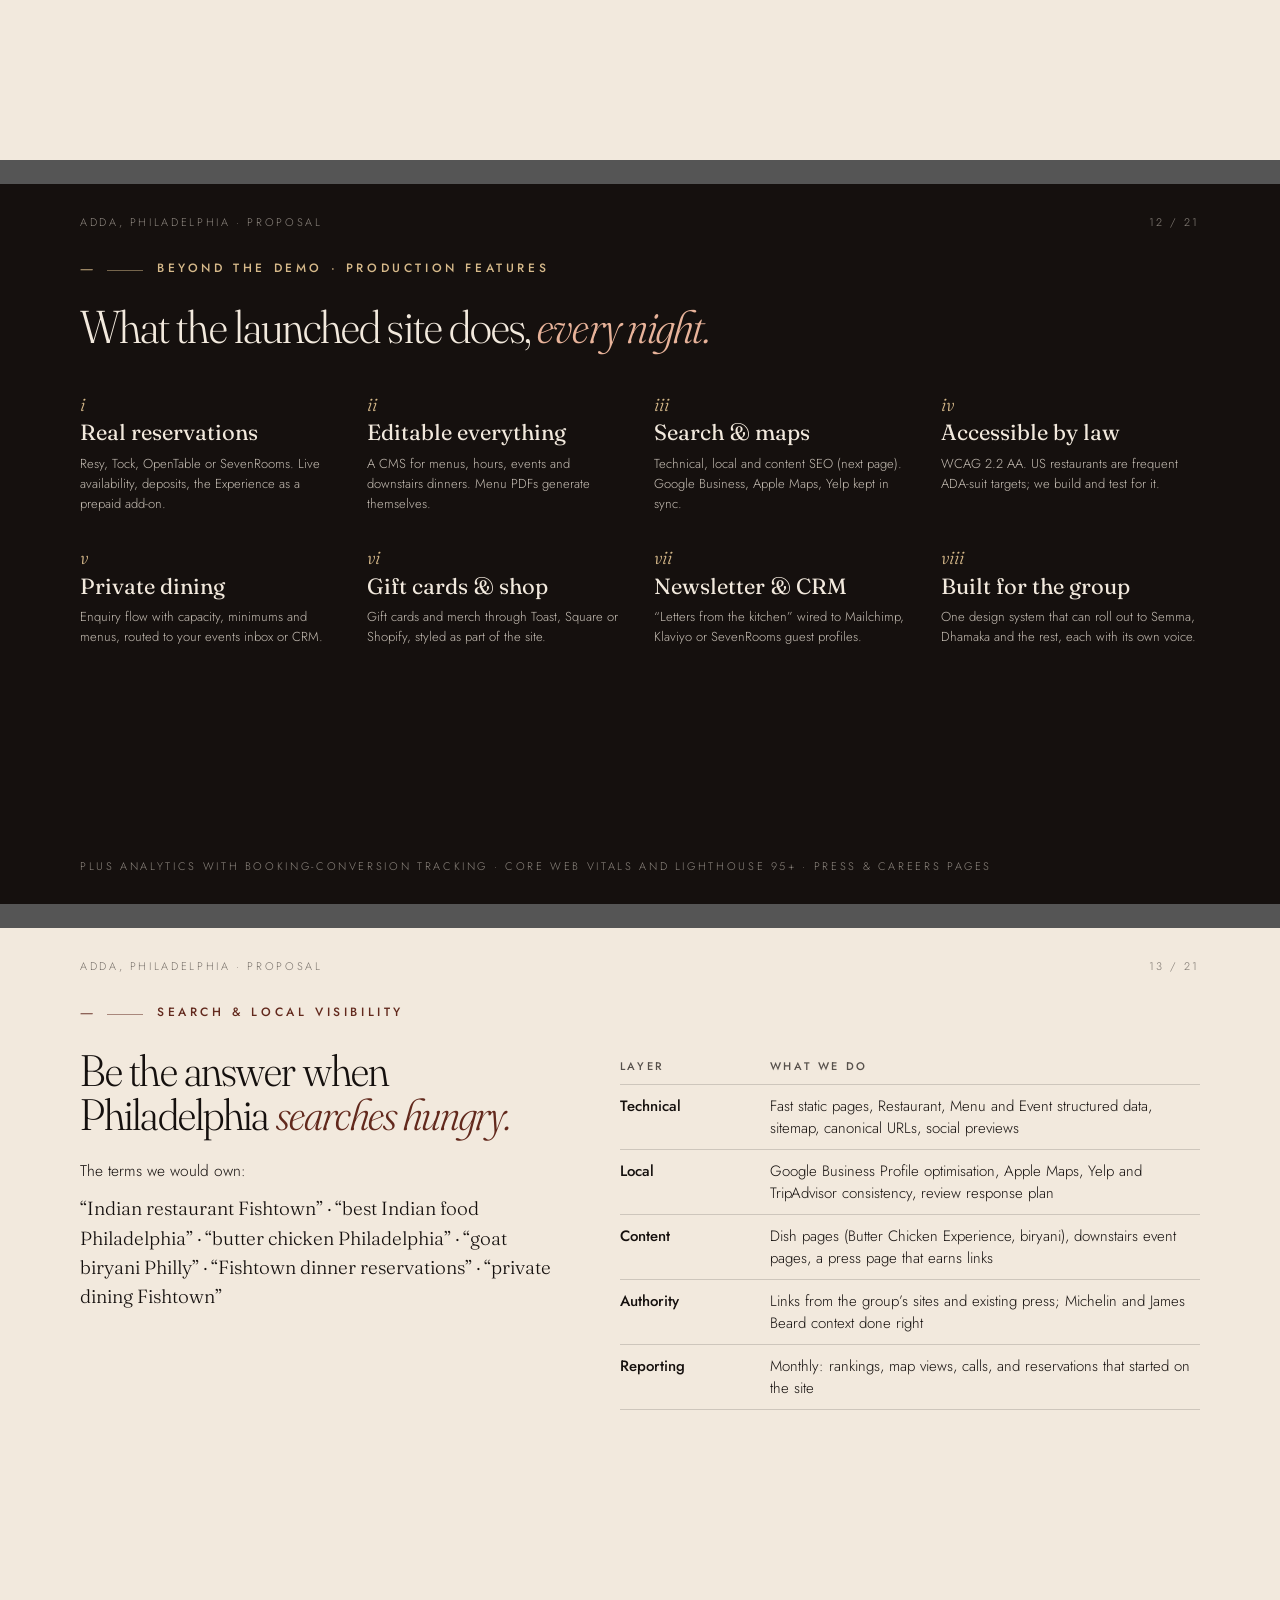
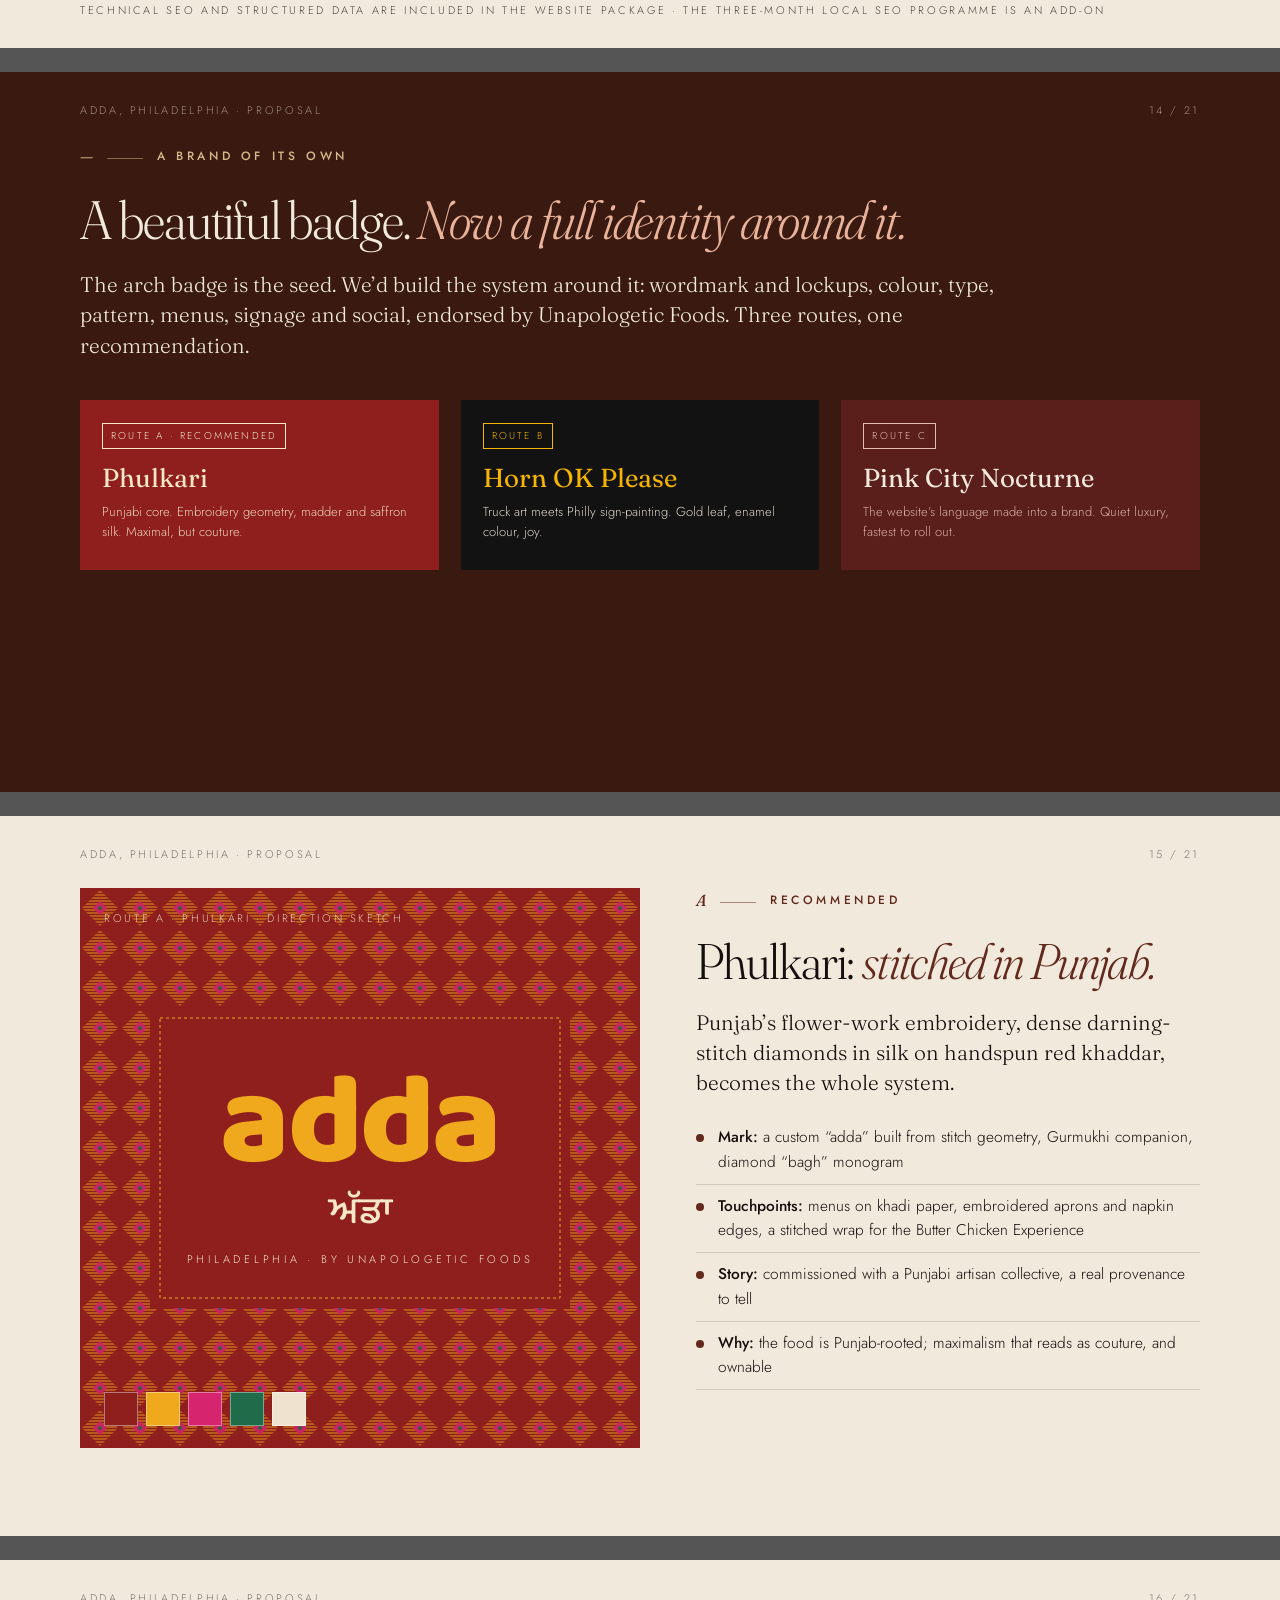
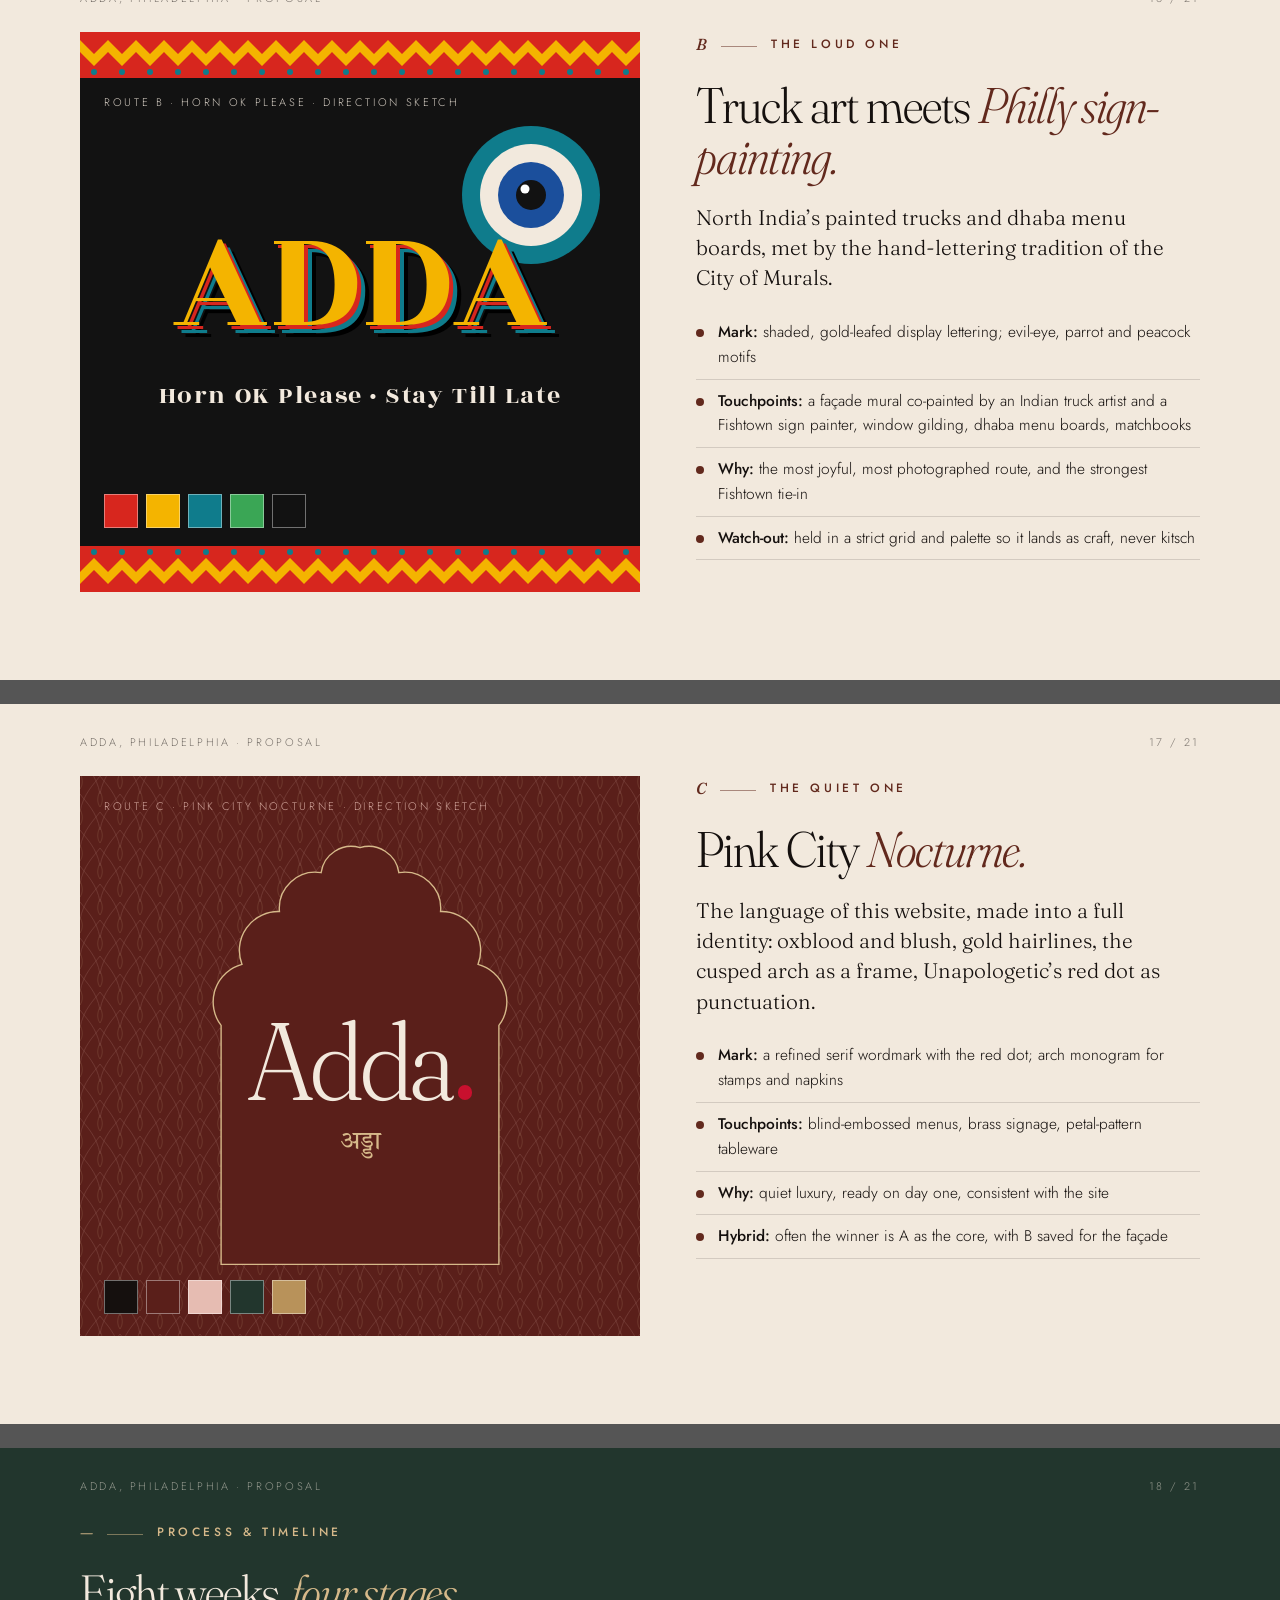
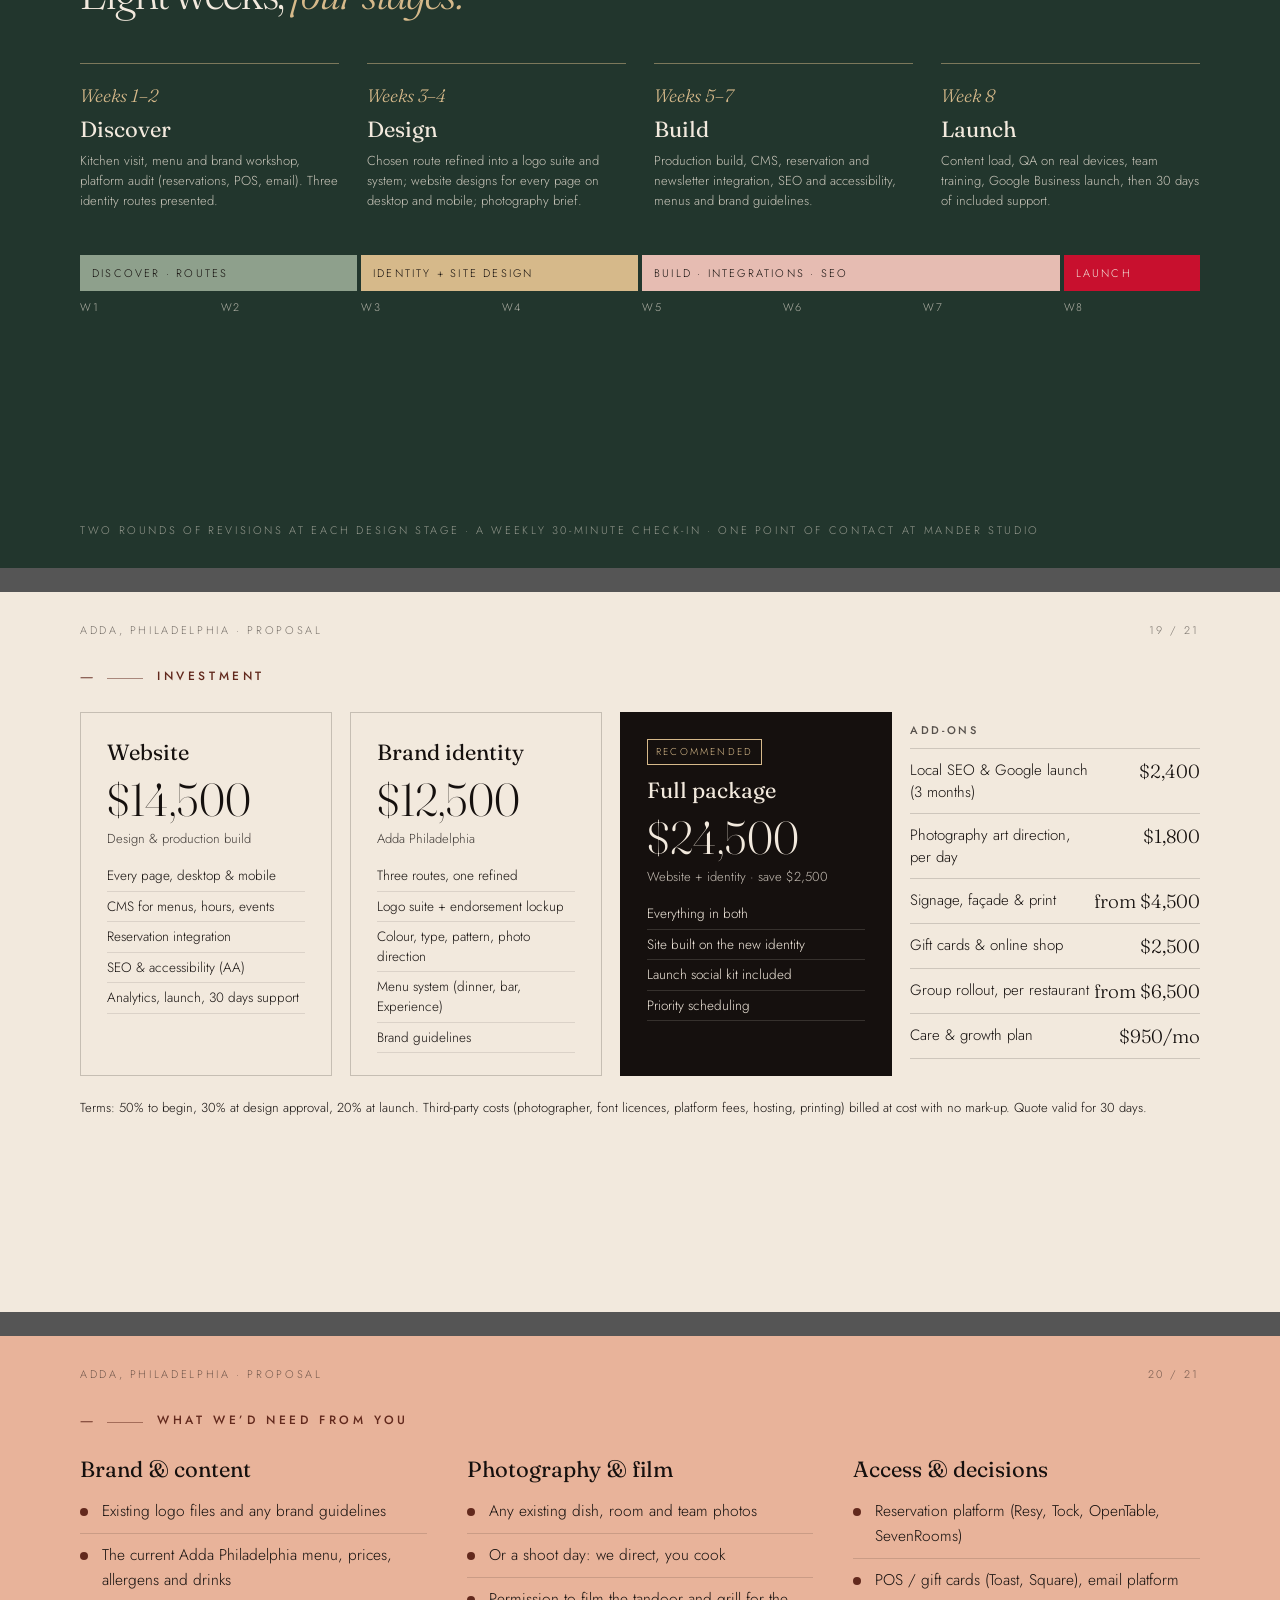
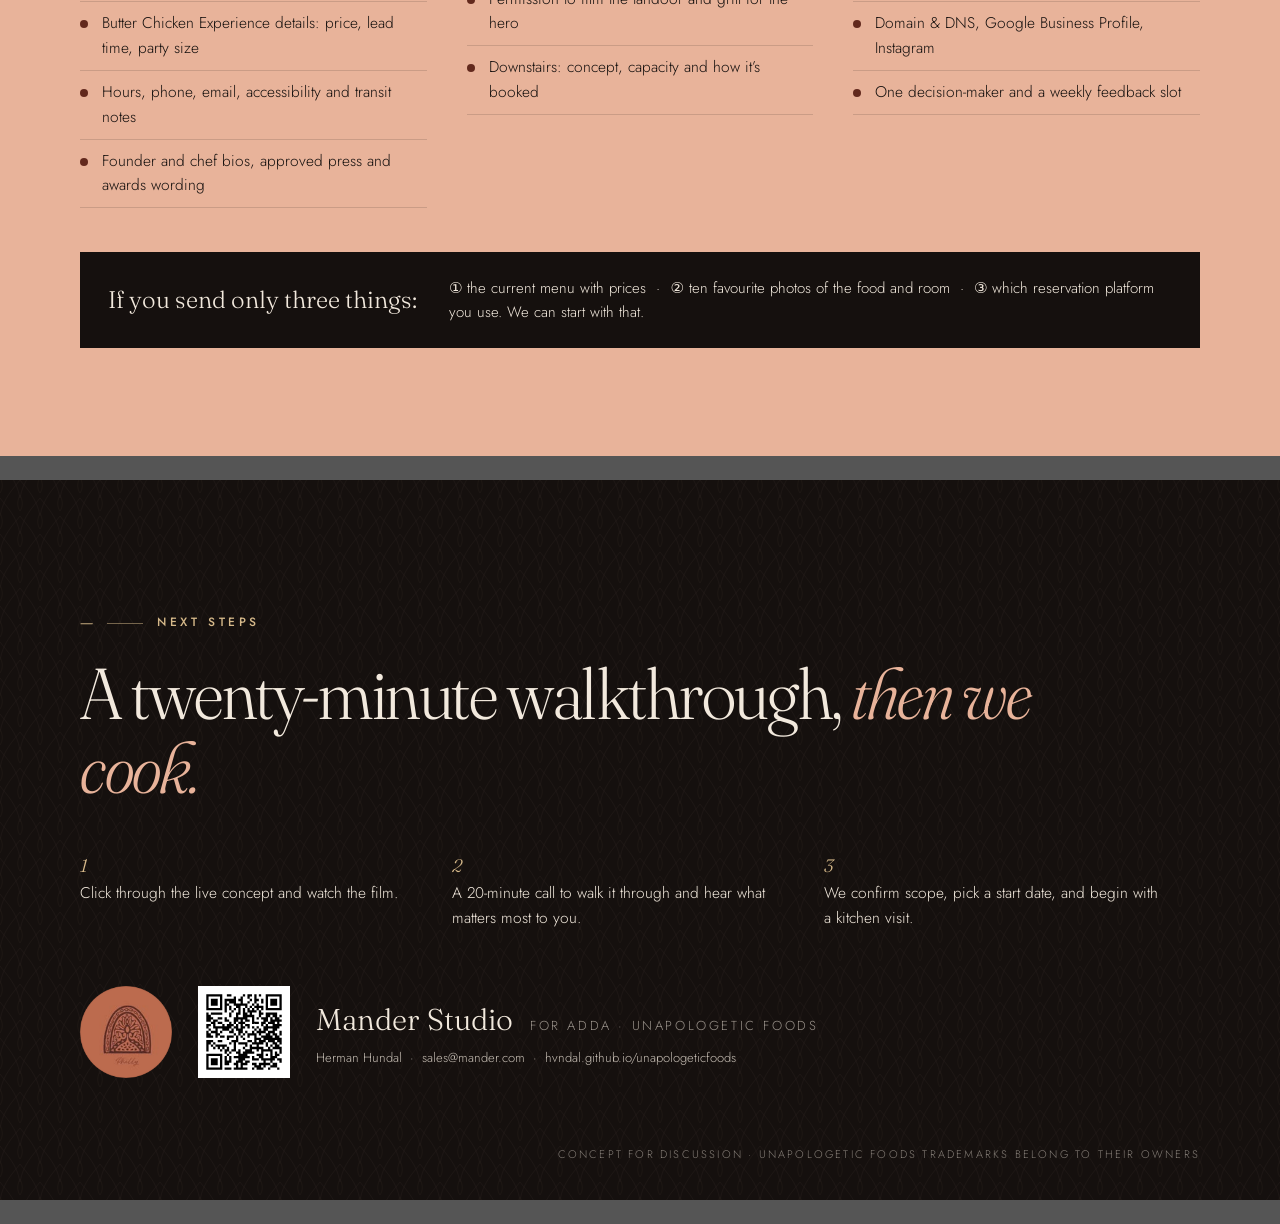
<file: pitch/proposal.html>
<!doctype html>
<html lang="en">
<head>
<meta charset="utf-8">
<title>Adda, Philadelphia — Website & Identity Proposal · Mander Studio</title>
<link rel="stylesheet" href="../fonts.css">
<link rel="stylesheet" href="fonts-routes.css">
<style>
  @page { size: 1280px 720px; margin: 0; }
  :root {
    --ink: #15100e; --bone: #f2e9dd; --bone-2: #e9ddcc; --oxblood: #62291d; --oxblood-deep: #3a1a10;
    --blush: #e8b39a; --blush-deep: #9b5942; --green: #22362d; --sage: #8ea08c; --gold: #b8925a; --gold-soft: #d6b98a; --red: #c8102e;
    --serif: "Fraunces", Georgia, serif; --sans: "Jost", system-ui, sans-serif; --deva: "Tiro Devanagari Hindi", serif;
    --petals: url("data:image/svg+xml,%3Csvg xmlns='http://www.w3.org/2000/svg' width='40' height='36' viewBox='0 0 40 36'%3E%3Cdefs%3E%3Cg id='p' fill='none' stroke-width='.7'%3E%3Cpath d='M0 36 C3 18 14 8 20 0 C26 8 37 18 40 36' stroke='%23e6bcb2'/%3E%3Cpath d='M20 31 C16.5 26 17.5 20 20 15 C22.5 20 23.5 26 20 31Z' stroke='%23d6b98a'/%3E%3C/g%3E%3C/defs%3E%3Cuse href='%23p'/%3E%3Cuse href='%23p' x='-20' y='-18'/%3E%3Cuse href='%23p' x='20' y='-18'/%3E%3Cuse href='%23p' x='-20' y='18'/%3E%3Cuse href='%23p' x='20' y='18'/%3E%3C/svg%3E");
  }
  * { box-sizing: border-box; }
  html, body { margin: 0; background: #555; }
  body { font-family: var(--sans); font-weight: 300; color: var(--ink); -webkit-print-color-adjust: exact; print-color-adjust: exact; counter-reset: slide; }
  .slide { width: 1280px; height: 720px; position: relative; overflow: hidden; padding: 72px 80px 64px; page-break-after: always; break-after: page; counter-increment: slide; background: var(--bone); }
  @media screen { .slide { margin: 0 auto 24px; } }
  .slide::after { content: counter(slide, decimal-leading-zero) " / 21"; position: absolute; right: 80px; top: 30px; font-size: 11px; letter-spacing: .24em; color: currentColor; opacity: .55; }
  .slide::before { content: "Adda, Philadelphia · Proposal"; position: absolute; left: 80px; top: 30px; font-size: 11px; letter-spacing: .24em; text-transform: uppercase; opacity: .55; }
  .slide.no-chrome::before, .slide.no-chrome::after { display: none; }
  .foot { position: absolute; left: 80px; bottom: 28px; font-size: 11px; letter-spacing: .24em; text-transform: uppercase; opacity: .55; }
  .ink { background: var(--ink); color: var(--bone); }
  .oxblood { background: var(--oxblood); color: var(--blush); }
  .blush { background: var(--blush); color: var(--ink); }
  .green { background: var(--green); color: var(--bone); }
  .deep { background: var(--oxblood-deep); color: var(--bone); }

  h1, h2, h3, p { margin: 0; }
  .kicker { font-size: 12px; font-weight: 500; letter-spacing: .3em; text-transform: uppercase; color: var(--oxblood); margin-bottom: 22px; display: flex; align-items: center; gap: 14px; }
  .kicker i { font-family: var(--serif); font-style: italic; font-size: 16px; letter-spacing: 0; text-transform: none; }
  .kicker i::after { content: ""; display: inline-block; width: 36px; height: 1px; background: currentColor; opacity: .5; margin-left: 14px; vertical-align: middle; }
  .ink .kicker, .oxblood .kicker, .green .kicker, .deep .kicker { color: var(--gold-soft); }
  h2 { font-family: var(--serif); font-weight: 300; font-variation-settings: "opsz" 144, "SOFT" 40; font-size: 54px; line-height: 1.02; letter-spacing: -.02em; }
  h2 em { color: var(--oxblood); }
  .ink h2 em, .deep h2 em { color: var(--blush); } .oxblood h2 { color: var(--bone); } .oxblood h2 em { color: var(--blush); } .green h2 em { color: var(--gold-soft); }
  h3 { font-family: var(--serif); font-weight: 400; font-size: 22px; line-height: 1.2; margin-bottom: 8px; }
  p, li { font-size: 15.5px; line-height: 1.6; }
  .lede { font-family: var(--serif); font-size: 21px; line-height: 1.45; font-weight: 300; }
  ul { margin: 0; padding: 0; list-style: none; }
  .ticks li { padding: 9px 0 9px 22px; border-bottom: 1px solid rgba(21,16,14,.14); position: relative; }
  .ticks li::before { content: ""; position: absolute; left: 0; top: 18px; width: 8px; height: 8px; border-radius: 50%; background: var(--oxblood); }
  .ink .ticks li, .oxblood .ticks li, .green .ticks li, .deep .ticks li { border-color: rgba(230,188,178,.22); }
  .ink .ticks li::before, .deep .ticks li::before { background: var(--gold-soft); }
  .dot { display: inline-block; width: .13em; height: .13em; border-radius: 50%; background: var(--red); margin-left: .05em; }
  .grid2 { display: grid; grid-template-columns: 1fr 1fr; gap: 56px; }
  .grid3 { display: grid; grid-template-columns: repeat(3, 1fr); gap: 36px; }
  .grid4 { display: grid; grid-template-columns: repeat(4, 1fr); gap: 28px; }
  .rule { border-top: 1px solid currentColor; opacity: .25; margin: 26px 0; }
  .num { font-family: var(--serif); font-style: italic; color: var(--oxblood); font-size: 18px; }
  .ink .num, .green .num, .deep .num { color: var(--gold-soft); }
  .small { font-size: 13px; line-height: 1.55; opacity: .8; }

  /* device frames */
  .browser { border-radius: 10px; overflow: hidden; background: #0b0807; box-shadow: 0 24px 50px rgba(21,16,14,.28), 0 0 0 1px rgba(184,146,90,.35); }
  .browser__bar { height: 26px; display: flex; align-items: center; gap: 6px; padding: 0 12px; background: #1d1512; }
  .browser__bar i { width: 8px; height: 8px; border-radius: 50%; background: #4a3b35; }
  .browser__bar span { margin-left: 12px; font-size: 10px; letter-spacing: .08em; color: rgba(242,233,221,.5); }
  .browser img { display: block; width: 100%; }
  .phone { width: 184px; flex: none; border-radius: 30px; padding: 7px; background: #0b0807; box-shadow: 0 24px 50px rgba(0,0,0,.35), 0 0 0 1px rgba(184,146,90,.45); }
  .phone img { display: block; width: 100%; border-radius: 24px; }
  .cap { margin-top: 12px; font-size: 11px; letter-spacing: .2em; text-transform: uppercase; opacity: .7; }

  /* swatches */
  .swatches { display: flex; gap: 10px; }
  .sw { width: 86px; }
  .sw b { display: block; height: 64px; border: 1px solid rgba(21,16,14,.12); }
  .sw span { display: block; margin-top: 8px; font-size: 11px; line-height: 1.35; letter-spacing: .06em; }

  /* tables */
  table { width: 100%; border-collapse: collapse; }
  td, th { text-align: left; padding: 10px 0; border-bottom: 1px solid rgba(21,16,14,.16); font-size: 15px; vertical-align: top; }
  th { font-size: 11px; letter-spacing: .24em; text-transform: uppercase; font-weight: 500; opacity: .7; }
  td.price { text-align: right; font-family: var(--serif); font-size: 19px; white-space: nowrap; }
  .pack { padding: 26px 26px 22px; border: 1px solid rgba(21,16,14,.2); display: flex; flex-direction: column; }
  .pack.feature { background: var(--ink); color: var(--bone); border-color: var(--ink); }
  .pack .price { font-family: var(--serif); font-weight: 300; font-size: 46px; line-height: 1; margin: 12px 0 6px; font-variation-settings: "opsz" 144; }
  .pack .price small { font-family: var(--sans); font-size: 12px; letter-spacing: .12em; opacity: .7; }
  .pack h3 { margin: 0; }
  .pack ul li { font-size: 13.5px; line-height: 1.45; padding: 5px 0; border-bottom: 1px solid rgba(21,16,14,.1); }
  .pack.feature ul li { border-color: rgba(242,233,221,.15); }
  .tag { display: inline-block; font-size: 10px; letter-spacing: .22em; text-transform: uppercase; padding: 4px 8px; border: 1px solid currentColor; }

  /* route specimens */
  .route { display: grid; grid-template-columns: 560px 1fr; gap: 56px; height: 100%; }
  .spec { position: relative; height: 560px; overflow: hidden; display: flex; flex-direction: column; justify-content: center; align-items: center; }
  .spec__chips { position: absolute; left: 24px; bottom: 22px; display: flex; gap: 8px; }
  .spec__chips b { width: 34px; height: 34px; border: 1px solid rgba(255,255,255,.4); }
  .spec__label { position: absolute; left: 24px; top: 22px; font-size: 11px; letter-spacing: .24em; text-transform: uppercase; opacity: .85; }
</style>
</head>
<body>

<!-- 01 COVER -->
<section class="slide ink no-chrome" style="padding:0">
  <img src="../assets/video/fire-poster.jpg" alt="" style="position:absolute;inset:0;width:100%;height:100%;object-fit:cover;opacity:.42;filter:saturate(.8)">
  <div style="position:absolute;inset:0;background:radial-gradient(ellipse at 50% 55%, rgba(21,16,14,.2), rgba(21,16,14,.9) 75%)"></div>
  <div style="position:relative;height:100%;display:flex;flex-direction:column;justify-content:center;align-items:center;text-align:center">
    <img src="../assets/brand/adda-philly-badge.png" alt="Adda Philly" style="width:130px;height:130px;margin-bottom:26px">
    <p style="font-family:var(--serif);font-weight:300;font-variation-settings:'opsz' 144,'SOFT' 50;font-size:130px;line-height:.9;letter-spacing:-.03em">Adda <em style="color:var(--blush)">Philly</em></p>
    <p style="margin-top:26px;font-size:13px;letter-spacing:.42em;text-transform:uppercase;color:var(--gold-soft)">Website &amp; identity proposal · Philadelphia</p>
  </div>
  <div style="position:absolute;left:80px;bottom:38px"><p style="font-size:12px;letter-spacing:.24em;text-transform:uppercase;opacity:.8">Prepared for Adda · Unapologetic Foods</p><p style="margin-top:6px;font-family:var(--serif);font-size:17px;opacity:.85">Saadhya Singampalli &amp; the business development team</p></div>
  <p style="position:absolute;right:80px;bottom:40px;font-family:var(--serif);font-size:22px">Mander Studio <span style="font-family:var(--sans);font-size:12px;letter-spacing:.2em;opacity:.6;margin-left:14px">SEPTEMBER 2026</span></p>
</section>

<!-- 02 AT A GLANCE -->
<section class="slide">
  <p class="kicker"><i>—</i>At a glance</p>
  <h2 style="max-width:900px">A house this good deserves a website that <em>cooks like the kitchen.</em></h2>
  <div class="grid3" style="margin-top:56px">
    <div><p class="num">01</p><h3>The website</h3><p>A working concept you can click today: reservations one tap away, the Butter Chicken Experience sold properly, and a menu set like print. Desktop and phone.</p></div>
    <div><p class="num">02</p><h3>A brand of its own</h3><p>Adda Philly already has a beautiful arch badge. We’d grow it into a complete identity system, with three routes including a Punjabi-core direction.</p></div>
    <div><p class="num">03</p><h3>Launch &amp; growth</h3><p>Production build with your reservation platform, an editable menu, local SEO and a care plan, so the site fills tables long after launch.</p></div>
  </div>
  <div class="rule"></div>
  <p class="small" style="opacity:1"><b style="font-weight:500">See it live:</b> hvndal.github.io/unapologeticfoods &nbsp;·&nbsp; <b style="font-weight:500">Walkthrough film:</b> hvndal.github.io/unapologeticfoods/pitch &nbsp;·&nbsp; Everything in this concept is a demo; placeholders are listed on page 11.</p>
</section>

<!-- 03 THE BRIEF -->
<section class="slide">
  <div class="grid2" style="grid-template-columns:1fr 1.1fr">
    <div>
      <p class="kicker"><i>—</i>Our read of the brief</p>
      <h2>Unapologetic in the kitchen. <em>Unapologetic online.</em></h2>
      <p class="lede" style="margin-top:28px">Semma, Dhamaka and Adda changed how New York eats Indian food. Philadelphia deserves the same confidence on screen: no curry-house clichés, no stock “exotic” styling, no apology.</p>
    </div>
    <ul class="ticks" style="margin-top:8px">
      <li><b style="font-weight:500">Fill tables.</b> Reservation in one tap from anywhere on the site, on every device.</li>
      <li><b style="font-weight:500">Sell the signature.</b> The Butter Chicken Experience is a preorder product; the site should sell it like one.</li>
      <li><b style="font-weight:500">Tell the regions.</b> A menu of places: Mumbai streets, Hyderabad weddings, Rajput kitchens.</li>
      <li><b style="font-weight:500">Carry the group’s standing.</b> Michelin, the NYT’s No. 1, James Beard, without shouting.</li>
      <li><b style="font-weight:500">Be found.</b> Own “Indian restaurant Fishtown” and “butter chicken Philadelphia” in search and maps.</li>
      <li><b style="font-weight:500">Stay easy to run.</b> The team updates menus, hours and one-night dinners without a developer.</li>
    </ul>
  </div>
</section>

<!-- 04 CONCEPT -->
<section class="slide oxblood">
  <div style="position:absolute;inset:0;background:var(--petals) 0 0/40px 36px;opacity:.08"></div>
  <div class="grid2" style="position:relative;grid-template-columns:1.05fr 1fr;align-items:center;height:100%">
    <div>
      <p class="kicker"><i>—</i>The concept</p>
      <h2 style="font-size:62px">Pink City at dusk, <em>lit by fire.</em></h2>
      <p class="lede" style="margin-top:28px;color:var(--bone)">The hearth is the hero: embers in darkness. Jaipur’s palace walls give the ornament, drawn in fine gold line. Oxblood and blush from Kalamkari textiles set the ground. Unapologetic’s red dot is the one hard accent.</p>
    </div>
    <div>
      <div class="swatches">
        <div class="sw"><b style="background:#15100e"></b><span>Ink<br>#15100E</span></div>
        <div class="sw"><b style="background:#5a1f1a;border-color:rgba(255,255,255,.3)"></b><span>Oxblood<br>#5A1F1A</span></div>
        <div class="sw"><b style="background:#e6bcb2"></b><span>Blush<br>#E6BCB2</span></div>
        <div class="sw"><b style="background:#22362d"></b><span>Palace green<br>#22362D</span></div>
        <div class="sw"><b style="background:#f2e9dd"></b><span>Bone<br>#F2E9DD</span></div>
      </div>
      <div style="margin-top:34px;padding-top:26px;border-top:1px solid rgba(230,188,178,.3)">
        <p style="font-family:var(--serif);font-weight:300;font-size:64px;line-height:1;color:var(--bone)">Fraunces <em style="color:var(--blush)">Light</em></p>
        <p style="margin-top:12px;font-size:13px;letter-spacing:.3em;text-transform:uppercase">Jost for labels &amp; reading</p>
        <p style="margin-top:12px;font-family:var(--deva);font-size:22px;color:var(--gold-soft)">अड्डा · बिरयानी · मक्खन — a quiet second voice</p>
      </div>
    </div>
  </div>
</section>

<!-- 05 DESKTOP: HERO + HOUSE -->
<section class="slide ink">
  <p class="kicker"><i>—</i>Desktop · first impression</p>
  <div class="grid2" style="grid-template-columns:1.25fr 1fr;gap:40px;margin-top:10px">
    <div><div class="browser"><div class="browser__bar"><i></i><i></i><i></i><span>adda-philadelphia.com</span></div><img src="img/d-hero.jpg" alt=""></div><p class="cap">Fire hero: the kitchen’s hearth, dimmed so the name leads</p></div>
    <div><div class="browser"><div class="browser__bar"><i></i><i></i><i></i></div><img src="img/d-house.jpg" alt=""></div><p class="cap">I · The House: the story in one sentence</p>
      <ul class="ticks" style="margin-top:22px">
        <li>A curtain intro once per visit, then out of the way</li>
        <li>Reserve is always one tap away, in the nav and a mobile dock</li>
        <li>Chapters in Roman numerals, like a menu</li>
      </ul>
    </div>
  </div>
</section>

<!-- 06 SIGNATURE + PLATES -->
<section class="slide ink">
  <p class="kicker"><i>—</i>Selling the signature</p>
  <div class="grid2" style="gap:40px;margin-top:10px">
    <div><div class="browser"><div class="browser__bar"><i></i><i></i><i></i></div><img src="img/d-signature.jpg" alt=""></div><p class="cap">II · The Butter Chicken Experience as a four-step ritual, with preorder</p></div>
    <div><div class="browser"><div class="browser__bar"><i></i><i></i><i></i></div><img src="img/d-plates.jpg" alt=""></div><p class="cap">III · A menu of places: featured plates, editorial layout</p></div>
  </div>
  <p class="lede" style="margin-top:30px;max-width:980px;color:var(--bone)">The preorder button opens the booking panel with the Experience already switched on. In production it becomes a real prepaid add-on on your reservation platform.</p>
</section>

<!-- 07 MENU + DISH -->
<section class="slide">
  <p class="kicker"><i>—</i>The menu, set like print</p>
  <div class="grid2" style="grid-template-columns:1fr 1.15fr;gap:40px;margin-top:10px">
    <div><div class="browser"><div class="browser__bar"><i></i><i></i><i></i></div><img src="img/d-carte.jpg" alt=""></div><p class="cap">Full menu by course, filterable; photos follow the cursor</p></div>
    <div><div class="browser"><div class="browser__bar"><i></i><i></i><i></i></div><img src="img/d-dish.jpg" alt=""></div><p class="cap">Every dish opens: region, story, next and previous</p></div>
  </div>
  <p style="margin-top:28px;max-width:1000px">Each dish carries its English name, a Devanagari second line and its region. In production the menu is edited in a CMS and the same data also produces the printable PDF menu and structured data for search engines.</p>
</section>

<!-- 08 BOOKING -->
<section class="slide">
  <div class="grid2" style="grid-template-columns:1.35fr 1fr;gap:44px">
    <div style="display:grid;grid-template-columns:1fr 1fr;gap:22px;align-self:start">
      <div><div class="browser"><div class="browser__bar"><i></i><i></i><i></i></div><img src="img/d-reserve-panel.jpg" alt="" style="height:500px;object-fit:cover;object-position:top"></div><p class="cap">Choose party, date, time, extras</p></div>
      <div><div class="browser"><div class="browser__bar"><i></i><i></i><i></i></div><img src="img/d-done-panel.jpg" alt="" style="height:500px;object-fit:cover;object-position:top"></div><p class="cap">Confirmation + calendar file</p></div>
    </div>
    <div>
      <p class="kicker"><i>—</i>Booking, Resy-grade</p>
      <h2 style="font-size:44px">Three taps to <em>a table.</em></h2>
      <ul class="ticks" style="margin-top:24px">
        <li>Party, a 14-day date strip and live-looking time slots</li>
        <li>Butter Chicken Experience preorder and a Downstairs request</li>
        <li>Occasion notes for the floor team</li>
        <li>Confirmation with “Add to calendar” (a real .ics file)</li>
        <li>Opens from every Reserve button, dish and section</li>
      </ul>
      <p class="small" style="margin-top:18px">Demo only: nothing is booked. In production this panel runs on your platform (Resy, Tock, OpenTable or SevenRooms), with real availability, deposits and confirmations.</p>
    </div>
  </div>
</section>

<!-- 09 MOBILE -->
<section class="slide blush">
  <p class="kicker"><i>—</i>Mobile first, not mobile after</p>
  <div style="display:flex;gap:24px;align-items:flex-start;margin-top:6px">
    <div><div class="phone"><img src="img/m-hero.jpg" alt=""></div><p class="cap">Home</p></div>
    <div style="margin-top:34px"><div class="phone"><img src="img/m-plates.jpg" alt=""></div><p class="cap">Plates</p></div>
    <div><div class="phone"><img src="img/m-dish.jpg" alt=""></div><p class="cap">Dish</p></div>
    <div style="margin-top:34px"><div class="phone"><img src="img/m-reserve.jpg" alt=""></div><p class="cap">Booking sheet</p></div>
    <div style="margin-left:18px;width:260px;flex:none">
      <h3 style="font-size:28px;font-weight:300">Most guests will meet Adda on a phone.</h3>
      <p style="margin-top:12px;font-size:14px">Sticky Reserve dock, thumb-sized controls, a bottom-sheet booking flow, lighter images and video for mobile data.</p>
      <div style="margin-top:20px;display:flex;gap:14px;align-items:center">
        <img src="img/qr.svg" alt="QR code to the live concept" style="width:96px;height:96px;background:#fff;padding:6px">
        <p style="font-size:12px;letter-spacing:.14em;text-transform:uppercase;line-height:1.5">Scan to open<br>on your phone</p>
      </div>
    </div>
  </div>
</section>

<!-- 10 MORE OF THE HOUSE -->
<section class="slide green">
  <p class="kicker"><i>—</i>The rest of the house</p>
  <div class="grid3" style="gap:26px;margin-top:10px">
    <div><div class="browser"><div class="browser__bar"><i></i><i></i><i></i></div><img src="img/d-hearth.jpg" alt=""></div><p class="cap">IV · Three fires: tandoor, tawa, dum</p></div>
    <div><div class="browser"><div class="browser__bar"><i></i><i></i><i></i></div><img src="img/d-downstairs.jpg" alt=""></div><p class="cap">V · Downstairs, the chef’s counter</p></div>
    <div><div class="browser"><div class="browser__bar"><i></i><i></i><i></i></div><img src="img/d-uf.jpg" alt=""></div><p class="cap">VI · Unapologetic: honours &amp; the family</p></div>
  </div>
  <p class="lede" style="margin-top:34px;max-width:980px">Custom gold-line drawings instead of stock icons. The palace arch frames Downstairs like a jharokha window. The group’s honours are stated once, quietly, with the whole family of restaurants beside them.</p>
</section>

<!-- 11 DEMO VS PLACEHOLDERS -->
<section class="slide">
  <p class="kicker"><i>—</i>Honest about the demo</p>
  <div class="grid2" style="gap:64px">
    <div>
      <h3 style="font-size:26px">Working in this concept</h3>
      <ul class="ticks" style="margin-top:12px">
        <li>Fully responsive site: desktop, tablet, phone</li>
        <li>Booking flow, dish viewer, menu filters, hover previews</li>
        <li>Calendar export, newsletter form (not connected)</li>
        <li>SEO groundwork: Restaurant schema, social preview, icons</li>
        <li>Self-hosted fonts, responsive images, optimised video</li>
        <li>Keyboard, focus and reduced-motion support</li>
      </ul>
    </div>
    <div>
      <h3 style="font-size:26px">Placeholders to replace</h3>
      <ul class="ticks" style="margin-top:12px">
        <li><b style="font-weight:500">Photography:</b> open-source stand-ins, not Adda’s food</li>
        <li><b style="font-weight:500">Hero film:</b> stock fire footage; we’d shoot your hearth</li>
        <li><b style="font-weight:500">Menu:</b> drawn from press on Adda’s signatures; three items and all copy illustrative</li>
        <li><b style="font-weight:500">Hours, contact, downstairs details:</b> invented</li>
        <li><b style="font-weight:500">Logo:</b> the Adda Philly badge, taken from Instagram at low resolution; we’d need the vector file</li>
        <li><b style="font-weight:500">Accolades:</b> wording to be approved by you</li>
      </ul>
    </div>
  </div>
</section>

<!-- 12 BEYOND THE DEMO -->
<section class="slide ink">
  <p class="kicker"><i>—</i>Beyond the demo · production features</p>
  <h2 style="font-size:46px;max-width:950px">What the launched site does, <em>every night.</em></h2>
  <div class="grid4" style="margin-top:40px;row-gap:30px">
    <div><p class="num">i</p><h3>Real reservations</h3><p class="small">Resy, Tock, OpenTable or SevenRooms. Live availability, deposits, the Experience as a prepaid add-on.</p></div>
    <div><p class="num">ii</p><h3>Editable everything</h3><p class="small">A CMS for menus, hours, events and downstairs dinners. Menu PDFs generate themselves.</p></div>
    <div><p class="num">iii</p><h3>Search &amp; maps</h3><p class="small">Technical, local and content SEO (next page). Google Business, Apple Maps, Yelp kept in sync.</p></div>
    <div><p class="num">iv</p><h3>Accessible by law</h3><p class="small">WCAG 2.2 AA. US restaurants are frequent ADA-suit targets; we build and test for it.</p></div>
    <div><p class="num">v</p><h3>Private dining</h3><p class="small">Enquiry flow with capacity, minimums and menus, routed to your events inbox or CRM.</p></div>
    <div><p class="num">vi</p><h3>Gift cards &amp; shop</h3><p class="small">Gift cards and merch through Toast, Square or Shopify, styled as part of the site.</p></div>
    <div><p class="num">vii</p><h3>Newsletter &amp; CRM</h3><p class="small">“Letters from the kitchen” wired to Mailchimp, Klaviyo or SevenRooms guest profiles.</p></div>
    <div><p class="num">viii</p><h3>Built for the group</h3><p class="small">One design system that can roll out to Semma, Dhamaka and the rest, each with its own voice.</p></div>
  </div>
  <p class="foot">Plus analytics with booking-conversion tracking · Core Web Vitals and Lighthouse 95+ · press &amp; careers pages</p>
</section>

<!-- 13 SEO -->
<section class="slide">
  <p class="kicker"><i>—</i>Search &amp; local visibility</p>
  <div class="grid2" style="grid-template-columns:1fr 1.2fr;gap:56px">
    <div>
      <h2 style="font-size:44px">Be the answer when Philadelphia <em>searches hungry.</em></h2>
      <p style="margin-top:22px">The terms we would own:</p>
      <p style="margin-top:10px;font-family:var(--serif);font-size:19px;line-height:1.55">“Indian restaurant Fishtown” · “best Indian food Philadelphia” · “butter chicken Philadelphia” · “goat biryani Philly” · “Fishtown dinner reservations” · “private dining Fishtown”</p>
    </div>
    <table>
      <tr><th style="width:150px">Layer</th><th>What we do</th></tr>
      <tr><td><b style="font-weight:500">Technical</b></td><td>Fast static pages, Restaurant, Menu and Event structured data, sitemap, canonical URLs, social previews</td></tr>
      <tr><td><b style="font-weight:500">Local</b></td><td>Google Business Profile optimisation, Apple Maps, Yelp and TripAdvisor consistency, review response plan</td></tr>
      <tr><td><b style="font-weight:500">Content</b></td><td>Dish pages (Butter Chicken Experience, biryani), downstairs event pages, a press page that earns links</td></tr>
      <tr><td><b style="font-weight:500">Authority</b></td><td>Links from the group’s sites and existing press; Michelin and James Beard context done right</td></tr>
      <tr><td><b style="font-weight:500">Reporting</b></td><td>Monthly: rankings, map views, calls, and reservations that started on the site</td></tr>
    </table>
  </div>
  <p class="foot" style="opacity:.75">Technical SEO and structured data are included in the website package · the three-month local SEO programme is an add-on</p>
</section>

<!-- 14 BRAND: WHY + ROUTES -->
<section class="slide deep">
  <p class="kicker"><i>—</i>A brand of its own</p>
  <h2 style="max-width:1000px">A beautiful badge. <em>Now a full identity around it.</em></h2>
  <p class="lede" style="margin-top:22px;max-width:980px">The arch badge is the seed. We’d build the system around it: wordmark and lockups, colour, type, pattern, menus, signage and social, endorsed by Unapologetic Foods. Three routes, one recommendation.</p>
  <div class="grid3" style="margin-top:40px;gap:22px">
    <div style="background:#8e1f1c;padding:22px;color:#f7e6c8;min-height:170px"><p class="tag">Route A · recommended</p><h3 style="margin-top:14px;font-size:26px">Phulkari</h3><p class="small" style="opacity:.9">Punjabi core. Embroidery geometry, madder and saffron silk. Maximal, but couture.</p></div>
    <div style="background:#121212;padding:22px;color:#f4b400;min-height:170px"><p class="tag">Route B</p><h3 style="margin-top:14px;font-size:26px">Horn OK Please</h3><p class="small" style="opacity:.9;color:#f2e9dd">Truck art meets Philly sign-painting. Gold leaf, enamel colour, joy.</p></div>
    <div style="background:#5a1f1a;padding:22px;color:#e6bcb2;min-height:170px"><p class="tag">Route C</p><h3 style="margin-top:14px;font-size:26px;color:#f2e9dd">Pink City Nocturne</h3><p class="small" style="opacity:.9">The website’s language made into a brand. Quiet luxury, fastest to roll out.</p></div>
  </div>
</section>

<!-- 15 ROUTE A -->
<section class="slide">
  <div class="route">
    <div class="spec" style="background:#8e1f1c;color:#f7e6c8">
      <svg style="position:absolute;inset:0;width:100%;height:100%" aria-hidden="true">
        <defs>
          <clipPath id="dia"><polygon points="20,2 38,20 20,38 2,20"/></clipPath>
          <pattern id="phul" width="40" height="40" patternUnits="userSpaceOnUse">
            <g clip-path="url(#dia)"><g stroke="#f0a81c" stroke-width="1.1">
              <path d="M0 4H40M0 7H40M0 10H40M0 13H40M0 16H40M0 19H40M0 22H40M0 25H40M0 28H40M0 31H40M0 34H40M0 37H40"/></g></g>
            <polygon points="20,13 27,20 20,27 13,20" fill="#d6246e"/>
            <polygon points="20,17.5 22.5,20 20,22.5 17.5,20" fill="#1f6b4a"/>
          </pattern>
          <linearGradient id="fadeA" x1="0" y1="0" x2="0" y2="1"><stop offset="0" stop-color="#8e1f1c" stop-opacity="0"/><stop offset=".55" stop-color="#8e1f1c" stop-opacity=".92"/></linearGradient>
        </defs>
        <rect width="100%" height="100%" fill="url(#phul)" opacity=".85"/>
        <rect x="70" y="120" width="420" height="300" fill="#8e1f1c"/>
        <rect x="80" y="130" width="400" height="280" fill="none" stroke="#f0a81c" stroke-width="1" stroke-dasharray="3 3"/>
      </svg>
      <span class="spec__label">Route A · Phulkari · direction sketch</span>
      <p style="position:relative;font-family:'Baloo Paaji 2';font-weight:800;font-size:128px;line-height:.9;letter-spacing:-.02em;color:#f0a81c">adda</p>
      <p style="position:relative;font-family:'Baloo Paaji 2';font-weight:500;font-size:40px;line-height:1.2;color:#f7e6c8;margin-top:6px">ਅੱਡਾ</p>
      <p style="position:relative;margin-top:14px;font-size:11px;letter-spacing:.34em;text-transform:uppercase">Philadelphia · by Unapologetic Foods</p>
      <div class="spec__chips"><b style="background:#8e1f1c"></b><b style="background:#f0a81c"></b><b style="background:#d6246e"></b><b style="background:#1f6b4a"></b><b style="background:#efe2cf"></b></div>
    </div>
    <div>
      <p class="kicker"><i>A</i>Recommended</p>
      <h2 style="font-size:50px">Phulkari: <em>stitched in Punjab.</em></h2>
      <p class="lede" style="margin-top:20px">Punjab’s flower-work embroidery, dense darning-stitch diamonds in silk on handspun red khaddar, becomes the whole system.</p>
      <ul class="ticks" style="margin-top:18px">
        <li><b style="font-weight:500">Mark:</b> a custom “adda” built from stitch geometry, Gurmukhi companion, diamond “bagh” monogram</li>
        <li><b style="font-weight:500">Touchpoints:</b> menus on khadi paper, embroidered aprons and napkin edges, a stitched wrap for the Butter Chicken Experience</li>
        <li><b style="font-weight:500">Story:</b> commissioned with a Punjabi artisan collective, a real provenance to tell</li>
        <li><b style="font-weight:500">Why:</b> the food is Punjab-rooted; maximalism that reads as couture, and ownable</li>
      </ul>
    </div>
  </div>
</section>

<!-- 16 ROUTE B -->
<section class="slide">
  <div class="route">
    <div class="spec" style="background:#121212;color:#f2e9dd">
      <svg style="position:absolute;left:0;right:0;top:0;height:46px;width:100%" aria-hidden="true">
        <defs><pattern id="chev" width="28" height="46" patternUnits="userSpaceOnUse"><rect width="28" height="46" fill="#d7261e"/><path d="M0 8 L14 22 L28 8 V20 L14 34 L0 20Z" fill="#f4b400"/><circle cx="14" cy="40" r="3" fill="#0f7c8c"/></pattern></defs>
        <rect width="100%" height="46" fill="url(#chev)"/>
      </svg>
      <svg style="position:absolute;left:0;right:0;bottom:0;height:46px;width:100%;transform:scaleY(-1)" aria-hidden="true"><rect width="100%" height="46" fill="url(#chev)"/></svg>
      <span class="spec__label" style="top:62px">Route B · Horn OK Please · direction sketch</span>
      <svg width="150" height="150" viewBox="0 0 100 100" style="position:absolute;right:34px;top:88px" aria-hidden="true">
        <circle cx="50" cy="50" r="46" fill="#0f7c8c"/><circle cx="50" cy="50" r="34" fill="#f2e9dd"/><circle cx="50" cy="50" r="22" fill="#1b4f9c"/><circle cx="50" cy="50" r="10" fill="#121212"/><circle cx="46" cy="46" r="3" fill="#fff"/>
      </svg>
      <p style="position:relative;font-family:'Rozha One';font-size:150px;line-height:1;color:#f4b400;text-shadow:4px 4px 0 #d7261e, 8px 8px 0 #0f7c8c, 12px 12px 0 #000">ADDA</p>
      <p style="position:relative;margin-top:18px;font-family:'Rozha One';font-size:26px;color:#f2e9dd;letter-spacing:.06em">Horn OK Please · Stay Till Late</p>
      <div class="spec__chips" style="bottom:64px"><b style="background:#d7261e"></b><b style="background:#f4b400"></b><b style="background:#0f7c8c"></b><b style="background:#3aa655"></b><b style="background:#121212"></b></div>
    </div>
    <div>
      <p class="kicker"><i>B</i>The loud one</p>
      <h2 style="font-size:50px">Truck art meets <em>Philly sign-painting.</em></h2>
      <p class="lede" style="margin-top:20px">North India’s painted trucks and dhaba menu boards, met by the hand-lettering tradition of the City of Murals.</p>
      <ul class="ticks" style="margin-top:18px">
        <li><b style="font-weight:500">Mark:</b> shaded, gold-leafed display lettering; evil-eye, parrot and peacock motifs</li>
        <li><b style="font-weight:500">Touchpoints:</b> a façade mural co-painted by an Indian truck artist and a Fishtown sign painter, window gilding, dhaba menu boards, matchbooks</li>
        <li><b style="font-weight:500">Why:</b> the most joyful, most photographed route, and the strongest Fishtown tie-in</li>
        <li><b style="font-weight:500">Watch-out:</b> held in a strict grid and palette so it lands as craft, never kitsch</li>
      </ul>
    </div>
  </div>
</section>

<!-- 17 ROUTE C -->
<section class="slide">
  <div class="route">
    <div class="spec" style="background:#5a1f1a;color:#e6bcb2">
      <div style="position:absolute;inset:0;background:var(--petals) 0 0/40px 36px;opacity:.22"></div>
      <svg viewBox="-8 -8 216 316" style="position:absolute;width:300px;height:440px;left:50%;top:50%;transform:translate(-50%,-50%)" aria-hidden="true">
        <path fill="#5a1f1a" stroke="#d6b98a" stroke-width="1" d="M0 300 L0 128 A28 28 0 0 1 15 84 A28 28 0 0 1 42 46 A26 26 0 0 1 72 18 A22 22 0 0 1 100 0 A22 22 0 0 1 128 18 A26 26 0 0 1 158 46 A28 28 0 0 1 185 84 A28 28 0 0 1 200 128 L200 300 Z"/>
      </svg>
      <span class="spec__label">Route C · Pink City Nocturne · direction sketch</span>
      <p style="position:relative;font-family:var(--serif);font-weight:300;font-variation-settings:'opsz' 144,'SOFT' 50;font-size:110px;line-height:.9;letter-spacing:-.03em;color:#f2e9dd;margin-top:60px">Adda<span class="dot"></span></p>
      <p style="position:relative;font-family:var(--deva);font-size:26px;color:#d6b98a;margin-top:10px">अड्डा</p>
      <div class="spec__chips"><b style="background:#15100e"></b><b style="background:#5a1f1a"></b><b style="background:#e6bcb2"></b><b style="background:#22362d"></b><b style="background:#b8925a"></b></div>
    </div>
    <div>
      <p class="kicker"><i>C</i>The quiet one</p>
      <h2 style="font-size:50px">Pink City <em>Nocturne.</em></h2>
      <p class="lede" style="margin-top:20px">The language of this website, made into a full identity: oxblood and blush, gold hairlines, the cusped arch as a frame, Unapologetic’s red dot as punctuation.</p>
      <ul class="ticks" style="margin-top:18px">
        <li><b style="font-weight:500">Mark:</b> a refined serif wordmark with the red dot; arch monogram for stamps and napkins</li>
        <li><b style="font-weight:500">Touchpoints:</b> blind-embossed menus, brass signage, petal-pattern tableware</li>
        <li><b style="font-weight:500">Why:</b> quiet luxury, ready on day one, consistent with the site</li>
        <li><b style="font-weight:500">Hybrid:</b> often the winner is A as the core, with B saved for the façade</li>
      </ul>
    </div>
  </div>
</section>

<!-- 18 PROCESS -->
<section class="slide green">
  <p class="kicker"><i>—</i>Process &amp; timeline</p>
  <h2 style="font-size:48px">Eight weeks, <em>four stages.</em></h2>
  <div class="grid4" style="margin-top:46px">
    <div style="border-top:1px solid rgba(214,185,138,.5);padding-top:18px"><p class="num">Weeks 1–2</p><h3 style="margin-top:6px">Discover</h3><p class="small">Kitchen visit, menu and brand workshop, platform audit (reservations, POS, email). Three identity routes presented.</p></div>
    <div style="border-top:1px solid rgba(214,185,138,.5);padding-top:18px"><p class="num">Weeks 3–4</p><h3 style="margin-top:6px">Design</h3><p class="small">Chosen route refined into a logo suite and system; website designs for every page on desktop and mobile; photography brief.</p></div>
    <div style="border-top:1px solid rgba(214,185,138,.5);padding-top:18px"><p class="num">Weeks 5–7</p><h3 style="margin-top:6px">Build</h3><p class="small">Production build, CMS, reservation and newsletter integration, SEO and accessibility, menus and brand guidelines.</p></div>
    <div style="border-top:1px solid rgba(214,185,138,.5);padding-top:18px"><p class="num">Week 8</p><h3 style="margin-top:6px">Launch</h3><p class="small">Content load, QA on real devices, team training, Google Business launch, then 30 days of included support.</p></div>
  </div>
  <div style="display:grid;grid-template-columns:repeat(8,1fr);gap:4px;margin-top:44px">
    <div style="grid-column:span 2;background:#8ea08c;color:#15100e;padding:10px 12px;font-size:11px;letter-spacing:.2em;text-transform:uppercase">Discover · routes</div>
    <div style="grid-column:span 2;background:#d6b98a;color:#15100e;padding:10px 12px;font-size:11px;letter-spacing:.2em;text-transform:uppercase">Identity + site design</div>
    <div style="grid-column:span 3;background:#e6bcb2;color:#15100e;padding:10px 12px;font-size:11px;letter-spacing:.2em;text-transform:uppercase">Build · integrations · SEO</div>
    <div style="grid-column:span 1;background:#c8102e;color:#f2e9dd;padding:10px 12px;font-size:11px;letter-spacing:.2em;text-transform:uppercase">Launch</div>
  </div>
  <div style="display:grid;grid-template-columns:repeat(8,1fr);gap:4px;margin-top:8px;font-size:11px;letter-spacing:.16em;opacity:.7">
    <span>W1</span><span>W2</span><span>W3</span><span>W4</span><span>W5</span><span>W6</span><span>W7</span><span>W8</span>
  </div>
  <p class="foot">Two rounds of revisions at each design stage · a weekly 30-minute check-in · one point of contact at Mander Studio</p>
</section>

<!-- 19 INVESTMENT -->
<section class="slide">
  <p class="kicker"><i>—</i>Investment</p>
  <div style="display:grid;grid-template-columns:1fr 1fr 1.08fr 1.15fr;gap:18px;align-items:stretch">
    <div class="pack"><h3>Website</h3><p class="price">$14,500</p><p class="small">Design &amp; production build</p>
      <ul style="margin-top:12px"><li>Every page, desktop &amp; mobile</li><li>CMS for menus, hours, events</li><li>Reservation integration</li><li>SEO &amp; accessibility (AA)</li><li>Analytics, launch, 30 days support</li></ul></div>
    <div class="pack"><h3>Brand identity</h3><p class="price">$12,500</p><p class="small">Adda Philadelphia</p>
      <ul style="margin-top:12px"><li>Three routes, one refined</li><li>Logo suite + endorsement lockup</li><li>Colour, type, pattern, photo direction</li><li>Menu system (dinner, bar, Experience)</li><li>Brand guidelines</li></ul></div>
    <div class="pack feature"><p class="tag" style="align-self:flex-start;color:var(--gold-soft)">Recommended</p><h3 style="margin-top:12px">Full package</h3><p class="price">$24,500</p><p class="small">Website + identity · save $2,500</p>
      <ul style="margin-top:12px"><li>Everything in both</li><li>Site built on the new identity</li><li>Launch social kit included</li><li>Priority scheduling</li></ul></div>
    <div>
      <table>
        <tr><th>Add-ons</th><th></th></tr>
        <tr><td>Local SEO &amp; Google launch (3 months)</td><td class="price">$2,400</td></tr>
        <tr><td>Photography art direction, per day</td><td class="price">$1,800</td></tr>
        <tr><td>Signage, façade &amp; print</td><td class="price">from $4,500</td></tr>
        <tr><td>Gift cards &amp; online shop</td><td class="price">$2,500</td></tr>
        <tr><td>Group rollout, per restaurant</td><td class="price">from $6,500</td></tr>
        <tr><td>Care &amp; growth plan</td><td class="price">$950/mo</td></tr>
      </table>
    </div>
  </div>
  <p class="small" style="margin-top:22px;opacity:1">Terms: 50% to begin, 30% at design approval, 20% at launch. Third-party costs (photographer, font licences, platform fees, hosting, printing) billed at cost with no mark-up. Quote valid for 30 days.</p>
</section>

<!-- 20 WHAT WE NEED -->
<section class="slide blush">
  <p class="kicker"><i>—</i>What we’d need from you</p>
  <div class="grid3" style="gap:40px;margin-top:6px">
    <div><h3>Brand &amp; content</h3><ul class="ticks">
      <li>Existing logo files and any brand guidelines</li>
      <li>The current Adda Philadelphia menu, prices, allergens and drinks</li>
      <li>Butter Chicken Experience details: price, lead time, party size</li>
      <li>Hours, phone, email, accessibility and transit notes</li>
      <li>Founder and chef bios, approved press and awards wording</li></ul></div>
    <div><h3>Photography &amp; film</h3><ul class="ticks">
      <li>Any existing dish, room and team photos</li>
      <li>Or a shoot day: we direct, you cook</li>
      <li>Permission to film the tandoor and grill for the hero</li>
      <li>Downstairs: concept, capacity and how it’s booked</li></ul></div>
    <div><h3>Access &amp; decisions</h3><ul class="ticks">
      <li>Reservation platform (Resy, Tock, OpenTable, SevenRooms)</li>
      <li>POS / gift cards (Toast, Square), email platform</li>
      <li>Domain &amp; DNS, Google Business Profile, Instagram</li>
      <li>One decision-maker and a weekly feedback slot</li></ul></div>
  </div>
  <div style="margin-top:44px;padding:24px 28px;background:var(--ink);color:var(--bone);display:flex;align-items:center;gap:32px">
    <p style="font-family:var(--serif);font-size:24px;font-weight:300;flex:none">If you send only three things:</p>
    <p style="font-size:15px">① the current menu with prices &nbsp;·&nbsp; ② ten favourite photos of the food and room &nbsp;·&nbsp; ③ which reservation platform you use. We can start with that.</p>
  </div>
</section>

<!-- 21 NEXT -->
<section class="slide ink no-chrome">
  <div style="position:absolute;inset:0;background:var(--petals) 0 0/40px 36px;opacity:.06"></div>
  <div style="position:relative;height:100%;display:flex;flex-direction:column;justify-content:center">
    <p class="kicker"><i>—</i>Next steps</p>
    <h2 style="font-size:72px;max-width:1000px">A twenty-minute walkthrough, <em>then we cook.</em></h2>
    <div class="grid3" style="margin-top:48px;max-width:1080px">
      <div><p class="num">1</p><p>Click through the live concept and watch the film.</p></div>
      <div><p class="num">2</p><p>A 20-minute call to walk it through and hear what matters most to you.</p></div>
      <div><p class="num">3</p><p>We confirm scope, pick a start date, and begin with a kitchen visit.</p></div>
    </div>
    <div style="margin-top:56px;display:flex;align-items:center;gap:26px">
      <img src="../assets/brand/adda-philly-badge.png" alt="" style="width:92px;height:92px"><img src="img/qr.svg" alt="QR code to the live concept" style="width:92px;height:92px;background:#fff;padding:6px">
      <div>
        <p style="font-family:var(--serif);font-size:30px">Mander Studio <span style="font-family:var(--sans);font-size:13px;letter-spacing:.2em;opacity:.6;margin-left:10px">FOR ADDA · UNAPOLOGETIC FOODS</span></p>
        <p class="small" style="margin-top:4px">Herman Hundal &nbsp;·&nbsp; sales@mander.com &nbsp;·&nbsp; hvndal.github.io/unapologeticfoods</p>
      </div>
    </div>
  </div>
  <p style="position:absolute;right:80px;bottom:36px;font-size:11px;letter-spacing:.2em;text-transform:uppercase;opacity:.5">Concept for discussion · Unapologetic Foods trademarks belong to their owners</p>
</section>

</body>
</html>
</file>
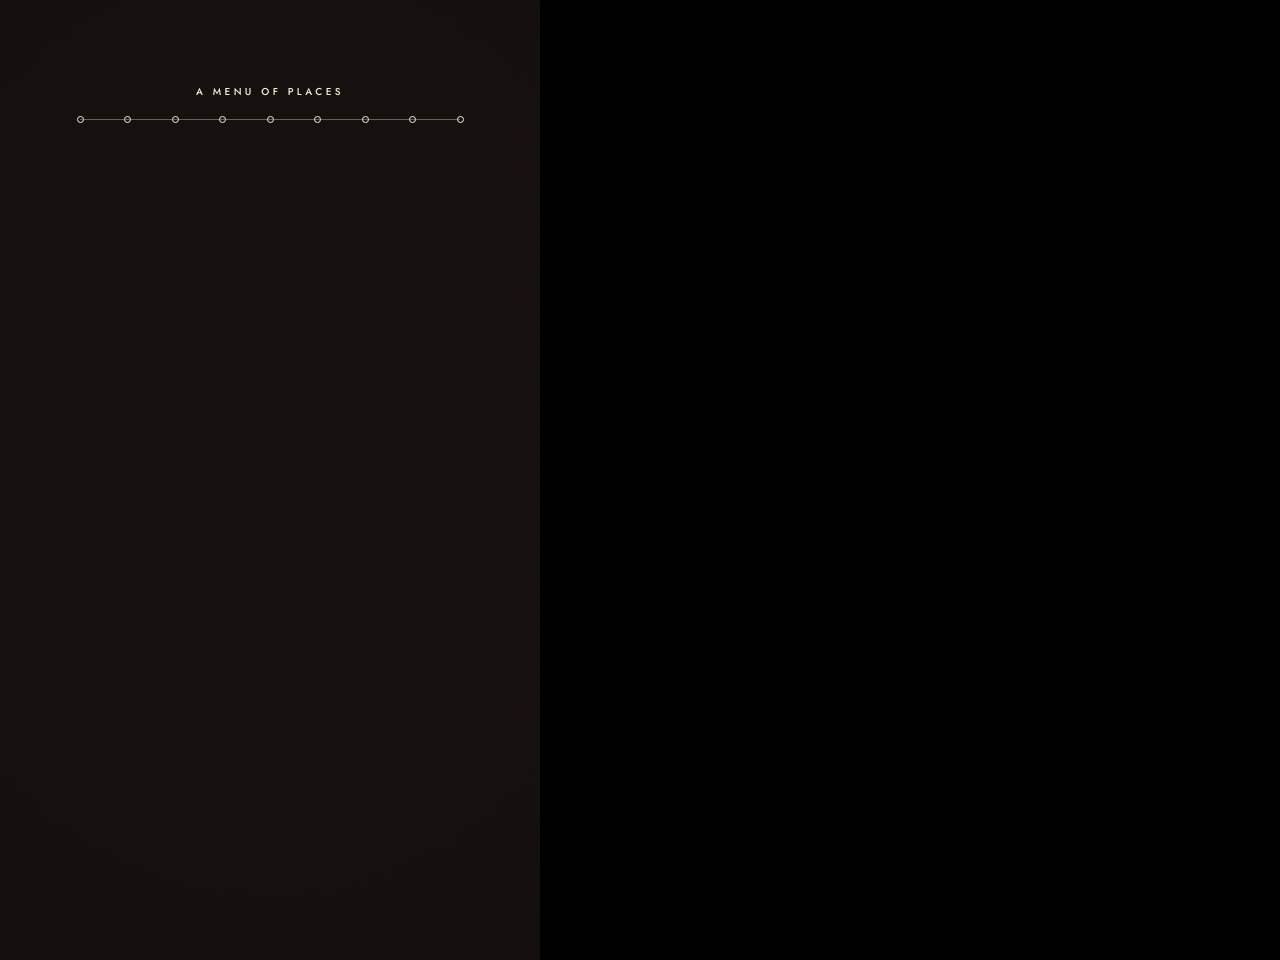
<file: reels/src/03-a-menu-of-places.html>
<!doctype html>
<html lang="en">
<head>
<meta charset="utf-8">
<title>03 · A menu of places</title>
<!-- Silent. Nine places, 1.4 s each; slides land on a 0.7 s grid. -->
<link rel="stylesheet" href="lib/reel.css">
<style>
  .bone { background: var(--bone); color: var(--ink); }
  .intro .chapter { position: absolute; left: 44px; top: 214px; color: var(--oxblood); }
  .intro__h { position: absolute; left: 44px; top: 262px; font-size: 104px; }
  .intro__h em { color: var(--terracotta); }
  .intro__p { position: absolute; left: 44px; right: 56px; top: 500px; font-family: var(--f-display); font-size: 25px; line-height: 1.32; color: rgba(21, 16, 14, .82); }
  .intro__lotus { position: absolute; left: 44px; top: 660px; color: var(--gold); }

  .card { }
  .card__pat { position: absolute; inset: 0; opacity: .08; }
  .card__region { position: absolute; left: 0; right: 0; top: 150px; text-align: center; font-family: var(--f-display); font-style: italic; font-weight: 300; font-size: 88px; line-height: 1.02; letter-spacing: -.02em; font-variation-settings: "opsz" 144, "SOFT" 40; }
  .card__course { position: absolute; left: 0; right: 0; top: 260px; display: flex; justify-content: center; align-items: center; gap: 12px; font-size: 10px; }
  .card__course .hair { width: 30px; }
  .card__media { position: absolute; left: 50%; top: 296px; width: 270px; height: 350px; margin-left: -135px; }
  .card__frame { position: absolute; inset: 0; -webkit-mask: var(--arch-mask) center / 100% 100% no-repeat; mask: var(--arch-mask) center / 100% 100% no-repeat; overflow: hidden; }
  .card__frame img { width: 100%; height: 100%; object-fit: cover; }
  .card__hl { position: absolute; left: -12px; top: -12px; width: 294px; height: 374px; overflow: visible; }
  .card__hl path { fill: none; stroke: var(--gold); stroke-width: .6; }
  .card__plain { position: absolute; inset: 0; display: grid; place-items: center; align-content: center; gap: 18px; text-align: center; }
  .card__plain .deva { font-size: 64px; line-height: 1.25; }
  .card__plain .lotus { width: 96px; height: 20px; }
  .card__name { position: absolute; left: 30px; right: 30px; top: 672px; text-align: center; font-size: 38px; }
  .card__line { position: absolute; left: 60px; right: 60px; top: 724px; text-align: center; font-size: 15px; line-height: 1.5; }
  .card__num { position: absolute; left: 44px; top: 150px; font-family: var(--f-display); font-style: italic; font-size: 15px; }

  .route { position: absolute; left: 0; right: 0; top: 84px; z-index: 600; text-align: center; pointer-events: none; }
  .route .cap { font-size: 10px; }
  .route__track { position: relative; margin: 14px auto 0; width: 380px; height: 12px; }
  .route__track::before { content: ""; position: absolute; left: 0; right: 0; top: 50%; height: 1px; background: currentColor; opacity: .35; }
  .route__fill { position: absolute; left: 0; top: 50%; height: 1px; background: currentColor; transform-origin: 0 50%; }
  .route__dot { position: absolute; top: 50%; width: 7px; height: 7px; margin: -3.5px 0 0 -3.5px; border-radius: 50%; border: 1px solid currentColor; background: transparent; }

  .close { background: var(--ink); }
  .close__pat { position: absolute; inset: 0; background: var(--petals) 0 0 / 40px 36px; opacity: .07; }
  .close__h { position: absolute; left: 44px; right: 40px; top: 300px; font-size: 64px; }
  .close__h em { color: var(--blush); }
  .close .chapter { position: absolute; left: 44px; top: 250px; color: var(--gold-soft); }
</style>
</head>
<body>
<div class="stage" id="stage">
  <div class="scene bone intro" id="intro">
    <p class="chapter"><i>III</i>The Menu</p>
    <h1 class="display intro__h"><span class="line"><span>A menu</span></span><span class="line"><span>of <em>places</em></span></span></h1>
    <p class="intro__p"><span class="line"><span>Every plate comes from</span></span><span class="line"><span>somewhere specific.</span></span></p>
    <svg class="lotus intro__lotus" viewBox="0 0 120 24"><use href="#lotus"/></svg>
  </div>
  <div id="cards"></div>
  <div class="scene close" id="close">
    <div class="close__pat"></div>
    <p class="chapter"><i>III</i>The Menu</p>
    <p class="display close__h"><span class="line"><span>We cook it</span></span><span class="line"><span>the way it is</span></span><span class="line"><span>cooked <em>there.</em></span></span></p>
  </div>
  <div class="route" id="route"><p class="cap">A menu of places</p><div class="route__track"><div class="route__fill"></div></div></div>
  <div class="vignette" style="opacity:.6"></div>
  <div class="grain"></div>
</div>

<script src="lib/reel.js"></script>
<script>
(() => {
  const { $, $$, p, ease, op, rise } = R;
  const stage = $('#stage');
  window.DURATION = 21;
  const IMG = '../../assets/img/';

  R.opener(stage, { start: 0, dur: 2 });

  {
    const el = $('#intro');
    const ch = $('.chapter', el), lot = $('.intro__lotus', el);
    const h = $$('.intro__h .line > span', el), pp = $$('.intro__p .line > span', el);
    R.scene(el, 2, 5.2, lt => {
      const w = ease.site(p(lt, 0, 0.7));
      el.style.clipPath = `inset(${((1 - w) * 100).toFixed(3)}% 0 0 0)`;
      op(ch, ease.site(p(lt, 0.2, 0.7)));
      R.riseAll(h, lt, 0.3, 0.12, 1);
      R.riseAll(pp, lt, 0.9, 0.1, 0.9);
      const l = ease.site(p(lt, 1.3, 0.8));
      op(lot, l);
      lot.style.transform = `scaleX(${0.6 + 0.4 * l})`;
      lot.style.transformOrigin = '0 50%';
    });
  }

  // grounds from the site's palette; fg = type, acc = region colour
  const G = {
    ink: { bg: 'var(--ink)', fg: 'var(--bone)', acc: 'var(--blush)', sub: 'var(--gold-soft)', pat: 'var(--petals)' },
    green: { bg: 'var(--green)', fg: 'var(--bone)', acc: 'var(--blush)', sub: 'var(--gold-soft)', pat: 'var(--petals-sage)' },
    ox: { bg: 'var(--oxblood)', fg: 'var(--bone)', acc: 'var(--blush)', sub: 'var(--gold-soft)', pat: 'var(--petals)' },
    bone: { bg: 'var(--bone)', fg: 'var(--ink)', acc: 'var(--oxblood)', sub: 'var(--oxblood)', pat: 'var(--jaali)' }
  };
  const PLACES = [
    { region: 'Mumbai', name: 'Bheja Fry', hi: 'भेजा फ्राई', course: 'Chhote · Small plates', line: 'Goat brains, onion and tomato masala, griddled pav', g: 'ink' },
    { region: 'Hyderabad', name: 'Lukmi', hi: 'लुकमी', course: 'Chhote · Small plates', line: 'Flaky square pastry, minced goat, green chilli', g: 'green' },
    { region: 'Punjab', name: 'Samosa', hi: 'समोसा', course: 'Chhote · Small plates', line: 'Hand-folded pastry, spiced potato and peas, tamarind', g: 'bone', src: 'samosa-close.webp', pos: '40% 50%' },
    { region: 'Old Delhi', name: 'Tawa Kaleji', hi: 'तवा कलेजी', course: 'Chhote · Off the tawa', line: 'Goat liver seared on the iron, onion, lime', g: 'ox' },
    { region: 'Amritsar', name: 'Tandoori Macchi', hi: 'तंदूरी मच्छी', course: 'Tandoor · The clay oven', line: 'River fish, carom seed, mustard oil', g: 'ink' },
    { region: 'Awadh', name: 'Baby Goat Biryani', hi: 'बिरयानी', course: 'Handi & Dum · Sealed pots', line: 'Young goat, aged basmati, sealed and cooked dum', g: 'bone', src: 'biryani-close.webp', pos: '50% 45%' },
    { region: 'Rajasthan', name: 'Junglee Maas', hi: 'जंगली मांस', course: 'Handi & Dum · Sealed pots', line: 'Goat, ghee, dried red chilli. Almost nothing else.', g: 'green' },
    { region: 'Delhi', name: 'Butter Chicken', hi: 'मक्खन मुर्ग़', course: 'The signature · By preorder', line: 'Cold-smoked chicken, house-churned butters, finished tableside', g: 'ox', src: 'butter-chicken-close.webp', pos: '50% 55%' },
    { region: 'Kolkata', name: 'Mishti Doi', hi: 'मिष्टि दोई', course: 'Meetha · Sweet', line: 'Roni’s hometown gets the last word.', g: 'bone' }
  ];
  const T0 = 4.5, STEP = 1.4, SLIDE = 0.6;
  const host = $('#cards');
  const track = $('.route__track'), fill = $('.route__fill'), route = $('#route');
  PLACES.forEach((c, i) => {
    const g = G[c.g];
    const media = c.src
      ? `<div class="card__frame"><img class="graded" src="${IMG + c.src}" style="object-position:${c.pos}" alt=""></div>`
      : `<div class="card__plain"><p class="deva" lang="hi" style="color:${g.acc}">${c.hi}</p><svg class="lotus" viewBox="0 0 120 24" style="color:var(--gold)"><use href="#lotus"/></svg></div>`;
    const el = R.html(`<div class="scene card" style="background:${g.bg};color:${g.fg}">
      <div class="card__pat" style="background:${g.pat} 0 0 / ${c.g === 'bone' ? '26px 26px' : '40px 36px'}"></div>
      <p class="card__region" style="color:${g.acc}"><span class="line"><span>${c.region}</span></span></p>
      <p class="cap card__course" style="color:${g.sub}"><span class="hair"></span>${c.course}<span class="hair"></span></p>
      <div class="card__media"><svg class="card__hl" viewBox="-10 -10 220 320" preserveAspectRatio="none"><path d="${R.ARCH}" transform="translate(-6 -6) scale(1.06 1.04)"/></svg>${media}</div>
      <p class="display card__name"><span class="line"><span>${c.name}${c.src ? ` <span class="deva" lang="hi" style="font-size:.5em;color:${g.acc};letter-spacing:0">${c.hi}</span>` : ''}</span></span></p>
      <p class="card__line"><span class="line"><span style="opacity:.8">${c.line}</span></span></p>
    </div>`);
    host.appendChild(el);
    const dot = R.html('<i class="route__dot"></i>');
    dot.style.left = `${(i / (PLACES.length - 1)) * 100}%`;
    track.appendChild(dot);
    c.dot = dot;
    const s = T0 + i * STEP;
    const next = s + STEP;
    const region = $('.card__region .line > span', el);
    const course = $('.card__course', el);
    const mediaEl = $('.card__media', el);
    const hl = $('.card__hl path', el);
    const name = $('.card__name .line > span', el);
    const line = $('.card__line .line > span', el);
    const img = $('img', el);
    R.scene(el, s, i === PLACES.length - 1 ? next + SLIDE : next + SLIDE, (lt, t) => {
      const inn = ease.site(p(lt, 0, SLIDE));
      const out = ease.site(p(t, next, SLIDE));
      el.style.transform = `translateX(${((1 - inn) * 100 - out * 28).toFixed(3)}%)`;
      el.style.filter = out > 0 ? `brightness(${(1 - 0.45 * out).toFixed(3)})` : '';
      rise(region, lt, 0.12, 0.8);
      op(course, ease.site(p(lt, 0.3, 0.6)));
      const m = ease.site(p(lt, 0.18, 0.8));
      mediaEl.style.clipPath = `inset(${((1 - m) * 380 - 16).toFixed(2)}px -16px -16px -16px)`;
      R.drawMid(hl, ease.inOut(p(lt, 0.25, 0.9)));
      if (img) img.style.transform = `scale(${(1.14 - 0.1 * ease.out(p(lt, 0, 2))).toFixed(4)})`;
      rise(name, lt, 0.32, 0.8);
      rise(line, lt, 0.42, 0.8);
    });
    c.s = s; c.fg = g.fg;
  });

  {
    const el = $('#close');
    const s = T0 + PLACES.length * STEP;
    const ch = $('.chapter', el), h = $$('.close__h .line > span', el);
    R.scene(el, s, s + 1.9, lt => {
      el.style.transform = `translateX(${((1 - ease.site(p(lt, 0, SLIDE))) * 100).toFixed(3)}%)`;
      op(ch, ease.site(p(lt, 0.2, 0.6)));
      R.riseAll(h, lt, 0.25, 0.1, 0.9);
    });
    R.endcard(stage, { start: s + 1.9, dur: DURATION - s - 1.9, line: 'A menu of <em>places.</em>' });
  }

  // the route across the top: one dot per place
  R.every(t => {
    const on = t >= T0 && t < T0 + PLACES.length * STEP + SLIDE;
    route.style.display = on ? 'block' : 'none';
    if (!on) return;
    let cur = 0;
    PLACES.forEach((c, i) => { if (t >= c.s) cur = i; });
    // colour follows whichever card has slid in
    const k = PLACES.findIndex(c => t < c.s + SLIDE / 2);
    const vis = k < 0 ? PLACES.length - 1 : Math.max(0, k - 1);
    route.style.color = PLACES[vis].fg;
    op(route, p(t, T0, 0.5) * (1 - p(t, T0 + PLACES.length * STEP, 0.4)));
    const prog = (cur + ease.site(p(t, PLACES[cur].s, SLIDE))) / (PLACES.length - 1);
    fill.style.transform = `scaleX(${R.clamp(prog - 1 / (PLACES.length - 1)).toFixed(4)})`;
    PLACES.forEach((c, i) => {
      const a = i < cur ? 1 : i === cur ? ease.site(p(t, c.s, SLIDE)) : 0;
      c.dot.style.background = a > 0.5 ? 'currentColor' : 'transparent';
      c.dot.style.transform = `scale(${(1 + (i === cur ? 0.6 * a : 0)).toFixed(3)})`;
    });
  });
})();
</script>
</body>
</html>
</file>
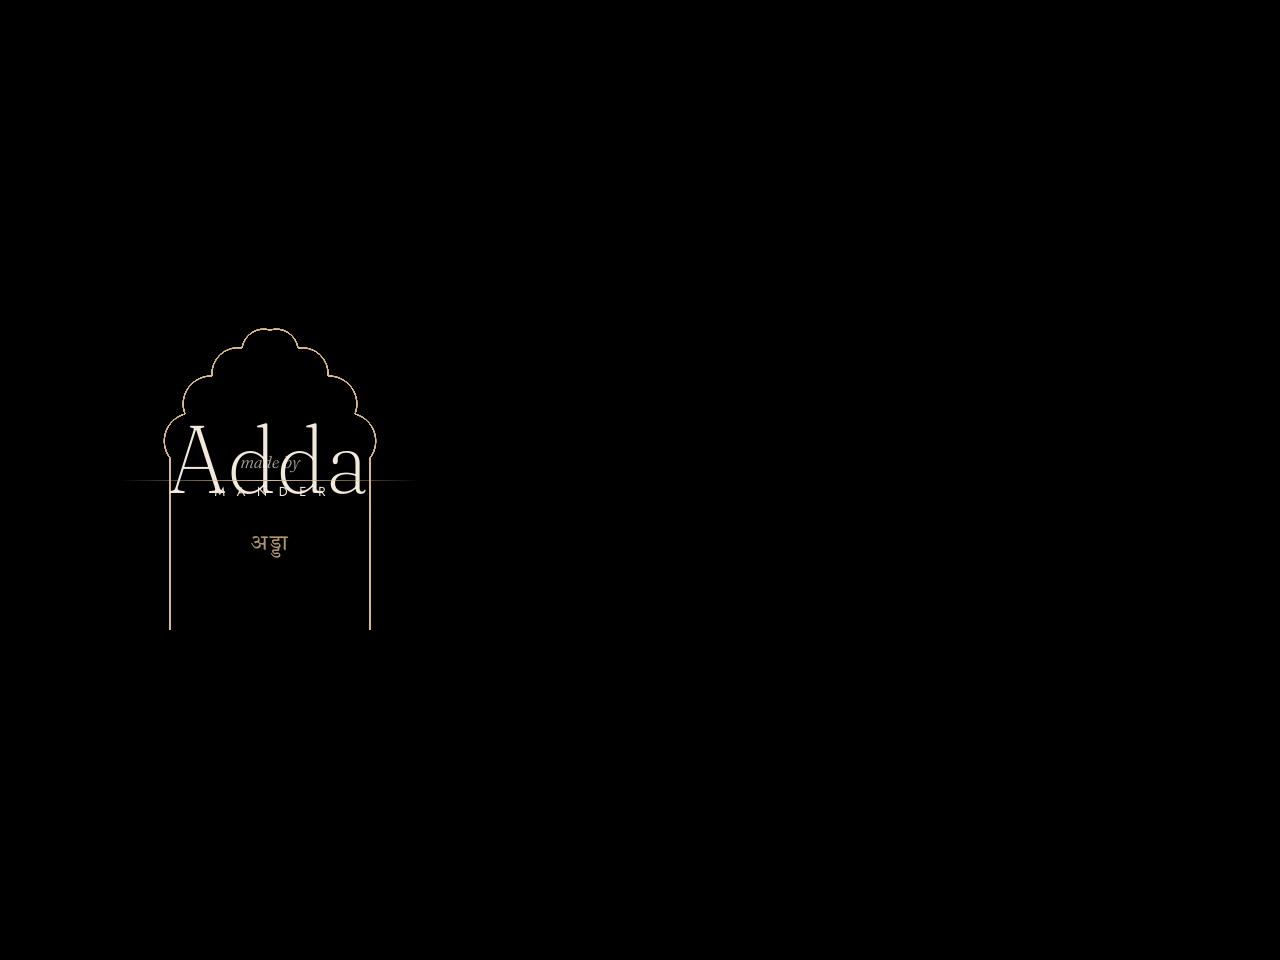
<file: reels/src/08-adda.html>
<!doctype html>
<html lang="en"><head><meta charset="utf-8"><title>08 · Adda</title>
<!-- Abstract mood piece: smoke, embers, firelight, arches. Scored with reels/score.py. -->
<link rel="stylesheet" href="lib/reel.css">
<style>
  .stage { background: #000; }
  #smoke { position: absolute; inset: 0; width: 540px; height: 960px; filter: blur(14px); opacity: 0; }
  #fire { position: absolute; inset: -60px; width: 660px; height: 1080px; object-fit: cover; filter: blur(22px) saturate(1.3) brightness(.55) hue-rotate(-12deg); opacity: 0; mix-blend-mode: screen; }
  .arches { position: absolute; left: 50%; top: 480px; width: 0; height: 0; }
  .arches svg { position: absolute; left: -100px; top: -150px; width: 200px; height: 300px; overflow: visible; }
  .arches path { fill: none; stroke: #d6b98a; stroke-width: .9; vector-effect: non-scaling-stroke; }
  .t { position: absolute; left: 0; right: 0; text-align: center; }
  #adda { top: 400px; font-family: var(--f-display); font-weight: 200; font-size: 96px; letter-spacing: .04em; color: var(--bone); font-variation-settings: "opsz" 144, "SOFT" 60; }
  #adda span { display: inline-block; }
  #addahi { top: 530px; font-family: var(--f-deva); font-size: 22px; color: rgba(214, 185, 138, .8); letter-spacing: .1em; }
  #rule { position: absolute; left: 50%; top: 480px; width: 300px; margin-left: -150px; height: 1px; background: linear-gradient(90deg, transparent, #d6b98a, transparent); }
  #made { top: 452px; font-family: var(--f-display); font-style: italic; font-weight: 300; font-size: 17px; color: rgba(242, 233, 221, .7); }
  #mander { top: 482px; font-family: var(--f-sans); font-size: 13px; font-weight: 400; letter-spacing: .9em; text-transform: uppercase; color: var(--bone); padding-left: .9em; }
</style></head>
<body>
<div class="stage" id="stage">
  <img id="fire" alt="">
  <canvas id="smoke"></canvas>
  <div class="arches" id="arches"></div>
  <canvas class="embers" id="emb"></canvas>
  <p class="t" id="adda"></p>
  <p class="t" id="addahi" lang="hi">अड्डा</p>
  <div id="rule"></div>
  <p class="t" id="made">made by</p>
  <p class="t" id="mander">Mander</p>
  <div class="grain" style="opacity:.1"></div>
</div>
<script src="lib/reel.js"></script>
<script>
(() => {
  const { $, p, ease, op } = R;
  window.DURATION = 21;
  const io = (t, a, b, f = 1.2) => ease.inOut(p(t, a, f)) * (1 - ease.inOut(p(t, b - f, f)));

  // Adda, letter by letter
  const adda = $('#adda');
  const letters = [...'Adda'].map(c => { const s = document.createElement('span'); s.textContent = c; adda.appendChild(s); return s; });

  // smoke: drifting value-noise field, lit warm from below
  const cv = $('#smoke'); cv.width = 135; cv.height = 240;
  const cx = cv.getContext('2d'), img = cx.createImageData(135, 240);
  const rnd = R.rng(3), G = 64, grid = Float32Array.from({ length: G * G }, rnd);
  const sm = x => x * x * (3 - 2 * x);
  const vn = (x, y) => {
    const xi = Math.floor(x), yi = Math.floor(y), xf = sm(x - xi), yf = sm(y - yi);
    const g = (a, b) => grid[((a % G + G) % G) + ((b % G + G) % G) * G];
    return R.lerp(R.lerp(g(xi, yi), g(xi + 1, yi), xf), R.lerp(g(xi, yi + 1), g(xi + 1, yi + 1), xf), yf);
  };
  const smoke = t => {
    for (let y = 0; y < 240; y++) for (let x = 0; x < 135; x++) {
      const u = x / 13, v = y / 46 + t * 0.3;
      const w = vn(u + t * 0.1, v) * 2;
      let f = vn(u + w, v - t * 0.2) * 0.6 + vn(u * 2.1 + w, v * 2.1) * 0.3 + vn(u * 4.3, v * 4.3 - t) * 0.1;
      f = Math.max(0, f - 0.5) * 1.5 * (0.25 + 0.75 * (y / 240));
      const i = (y * 135 + x) * 4;
      img.data[i] = 255 * Math.min(1, f * 1.05); img.data[i + 1] = 170 * Math.min(1, f * .95); img.data[i + 2] = 110 * f; img.data[i + 3] = 255;
    }
    cx.putImageData(img, 0, 0);
  };

  // a slow corridor of arches
  const host = $('#arches');
  const arches = Array.from({ length: 9 }, () => { const s = R.html(`<svg viewBox="0 0 200 300"><path d="${R.ARCH}"/></svg>`); host.appendChild(s); return s; });

  const emb = R.embers($('#emb'), 60, 11);
  R.every(t => {
    // 0–4 · Adda
    letters.forEach((s, i) => {
      const e = ease.inOut(p(t, 0.8 + i * 0.22, 1.4));
      op(s, e * (1 - ease.inOut(p(t, 4.2, 1))));
      s.style.transform = `translateY(${(14 * (1 - e)).toFixed(2)}px)`;
      s.style.filter = `blur(${(6 * (1 - e)).toFixed(2)}px)`;
    });
    op($('#addahi'), io(t, 1.9, 5.2));
    op($('#rule'), io(t, 2.2, 5.2));
    $('#rule').style.transform = `scaleX(${ease.inOut(p(t, 2.2, 1.6)).toFixed(4)})`;

    // 4–11 · smoke, then firelight bleeding through
    if (t > 3.5 && t < 16) smoke(t);
    op($("#smoke"), 0.75 * io(t, 3.8, 15.5, 2));
    if (t > 6.5 && t < 15.5) R.fire($('#fire'), (t - 6.5) * 0.45);
    op($('#fire'), 0.7 * io(t, 7, 15.2, 2));
    $('#fire').style.transform = `scale(${(1.1 + 0.02 * (t - 7)).toFixed(4)}) rotate(${(0.3 * (t - 7)).toFixed(2)}deg)`;

    // 9–17 · arches drawing, then drifting toward camera
    arches.forEach((a, i) => {
      const pa = $('path', a);
      R.drawMid(pa, ease.inOut(p(t, 8.5 + i * 0.25, 1.8)));
      const z = Math.pow(1.32, i - 2) * (1 + 0.09 * Math.max(0, t - 11));
      a.style.transform = `scale(${z.toFixed(4)})`;
      op(a, io(t, 8.5, 17.4, 1.5) * R.clamp(1.2 - z / 6) * 0.9);
    });

    emb(t, 0.25 * io(t, 0.2, 4.6) + io(t, 9, 17.5, 2));

    // 18–21 · made by Mander
    op($('#made'), io(t, 17.8, 21, 1));
    const m = ease.inOut(p(t, 18.2, 1.4));
    op($('#mander'), m * (1 - ease.inOut(p(t, 20.1, 0.9))));
    $('#mander').style.letterSpacing = `${(1.3 - 0.4 * m).toFixed(3)}em`;
  });
})();
</script>
</body></html>
</file>
<file: fonts.css>
/* Self-hosted Google Fonts (SIL Open Font License) */
/* Fraunces italic latin */
@font-face {
  font-family: 'Fraunces';
  font-style: italic;
  font-weight: 200 600;
  font-display: swap;
  src: url('assets/fonts/fraunces-italic-latin.woff2') format('woff2');
  unicode-range: U+0000-00FF, U+0131, U+0152-0153, U+02BB-02BC, U+02C6, U+02DA, U+02DC, U+0304, U+0308, U+0329, U+2000-206F, U+20AC, U+2122, U+2191, U+2193, U+2212, U+2215, U+FEFF, U+FFFD;
}
/* Fraunces normal latin */
@font-face {
  font-family: 'Fraunces';
  font-style: normal;
  font-weight: 200 600;
  font-display: swap;
  src: url('assets/fonts/fraunces-normal-latin.woff2') format('woff2');
  unicode-range: U+0000-00FF, U+0131, U+0152-0153, U+02BB-02BC, U+02C6, U+02DA, U+02DC, U+0304, U+0308, U+0329, U+2000-206F, U+20AC, U+2122, U+2191, U+2193, U+2212, U+2215, U+FEFF, U+FFFD;
}
/* Jost italic latin */
@font-face {
  font-family: 'Jost';
  font-style: italic;
  font-weight: 300 400;
  font-display: swap;
  src: url('assets/fonts/jost-italic-latin.woff2') format('woff2');
  unicode-range: U+0000-00FF, U+0131, U+0152-0153, U+02BB-02BC, U+02C6, U+02DA, U+02DC, U+0304, U+0308, U+0329, U+2000-206F, U+20AC, U+2122, U+2191, U+2193, U+2212, U+2215, U+FEFF, U+FFFD;
}
/* Jost normal latin */
@font-face {
  font-family: 'Jost';
  font-style: normal;
  font-weight: 300 600;
  font-display: swap;
  src: url('assets/fonts/jost-normal-latin.woff2') format('woff2');
  unicode-range: U+0000-00FF, U+0131, U+0152-0153, U+02BB-02BC, U+02C6, U+02DA, U+02DC, U+0304, U+0308, U+0329, U+2000-206F, U+20AC, U+2122, U+2191, U+2193, U+2212, U+2215, U+FEFF, U+FFFD;
}
/* Tiro Devanagari Hindi normal devanagari */
@font-face {
  font-family: 'Tiro Devanagari Hindi';
  font-style: normal;
  font-weight: 400;
  font-display: swap;
  src: url('assets/fonts/tiro-devanagari-hindi-normal-devanagari.woff2') format('woff2');
  unicode-range: U+0900-097F, U+1CD0-1CF9, U+200C-200D, U+20A8, U+20B9, U+20F0, U+25CC, U+A830-A839, U+A8E0-A8FF, U+11B00-11B09;
}
</file>
<file: style.css>
/* ==========================================================
   ADDA · PHILADELPHIA — pitch concept for Unapologetic Foods
   Pink City at dusk, lit by fire.
   ========================================================== */

:root {
  --ink: #15100e;
  --ink-2: #211714;
  --oxblood: #62291d;
  --oxblood-deep: #3a1a10;
  --bone: #f2e9dd;
  --bone-2: #ebe0d0;
  --blush: #e8b39a;
  --terracotta: #c07a5c;
  --blush-deep: #9b5942;
  --green: #22362d;
  --sage: #8ea08c;
  --gold: #b8925a;
  --gold-soft: #d6b98a;
  --red: #c8102e;

  --f-display: "Fraunces", "Iowan Old Style", Georgia, serif;
  --f-sans: "Jost", "Futura", "Avenir Next", system-ui, sans-serif;
  --f-deva: "Tiro Devanagari Hindi", serif;

  --gutter: clamp(20px, 5vw, 88px);
  --ease: cubic-bezier(.2, .7, .1, 1);
  --section: clamp(96px, 12vw, 190px);

  /* Pink City peacock petals (fine line) */
  --petals: url("data:image/svg+xml,%3Csvg xmlns='http://www.w3.org/2000/svg' width='40' height='36' viewBox='0 0 40 36'%3E%3Cdefs%3E%3Cg id='p' fill='none' stroke-width='.7'%3E%3Cpath d='M0 36 C3 18 14 8 20 0 C26 8 37 18 40 36' stroke='%23e6bcb2'/%3E%3Cpath d='M20 31 C16.5 26 17.5 20 20 15 C22.5 20 23.5 26 20 31Z' stroke='%23d6b98a'/%3E%3C/g%3E%3C/defs%3E%3Cuse href='%23p'/%3E%3Cuse href='%23p' x='-20' y='-18'/%3E%3Cuse href='%23p' x='20' y='-18'/%3E%3Cuse href='%23p' x='-20' y='18'/%3E%3Cuse href='%23p' x='20' y='18'/%3E%3C/svg%3E");
  --petals-sage: url("data:image/svg+xml,%3Csvg xmlns='http://www.w3.org/2000/svg' width='40' height='36' viewBox='0 0 40 36'%3E%3Cdefs%3E%3Cg id='p' fill='none' stroke-width='.7'%3E%3Cpath d='M0 36 C3 18 14 8 20 0 C26 8 37 18 40 36' stroke='%238ea08c'/%3E%3Cpath d='M20 31 C16.5 26 17.5 20 20 15 C22.5 20 23.5 26 20 31Z' stroke='%23d6b98a'/%3E%3C/g%3E%3C/defs%3E%3Cuse href='%23p'/%3E%3Cuse href='%23p' x='-20' y='-18'/%3E%3Cuse href='%23p' x='20' y='-18'/%3E%3Cuse href='%23p' x='-20' y='18'/%3E%3Cuse href='%23p' x='20' y='18'/%3E%3C/svg%3E");
  /* jaali lattice */
  --jaali: url("data:image/svg+xml,%3Csvg xmlns='http://www.w3.org/2000/svg' width='26' height='26'%3E%3Cpath d='M13 1 L25 13 L13 25 L1 13Z' fill='none' stroke='%23b8925a' stroke-width='.6'/%3E%3Ccircle cx='13' cy='13' r='1.3' fill='%23b8925a'/%3E%3C/svg%3E");
  /* cusped arch, as a mask and as a hairline */
  --arch-mask: url("data:image/svg+xml,%3Csvg xmlns='http://www.w3.org/2000/svg' viewBox='0 0 200 300' preserveAspectRatio='none'%3E%3Cpath d='M0 300 L0 128 A28 28 0 0 1 15 84 A28 28 0 0 1 42 46 A26 26 0 0 1 72 18 A22 22 0 0 1 100 0 A22 22 0 0 1 128 18 A26 26 0 0 1 158 46 A28 28 0 0 1 185 84 A28 28 0 0 1 200 128 L200 300 Z'/%3E%3C/svg%3E");
  --arch-line: url("data:image/svg+xml,%3Csvg xmlns='http://www.w3.org/2000/svg' viewBox='0 0 200 300' preserveAspectRatio='none'%3E%3Cpath vector-effect='non-scaling-stroke' fill='none' stroke='%23b8925a' stroke-width='1' d='M0.5 300 L0.5 128 A28 28 0 0 1 15 84 A28 28 0 0 1 42 46 A26 26 0 0 1 72 18 A22 22 0 0 1 100 0.5 A22 22 0 0 1 128 18 A26 26 0 0 1 158 46 A28 28 0 0 1 185 84 A28 28 0 0 1 199.5 128 L199.5 300'/%3E%3C/svg%3E");
}

/* ---------- base ---------- */
*, *::before, *::after { box-sizing: border-box; }
html { -webkit-text-size-adjust: 100%; scroll-behavior: smooth; }
body {
  margin: 0;
  background: var(--ink);
  color: var(--bone);
  font-family: var(--f-sans);
  font-weight: 300;
  font-size: 17px;
  line-height: 1.7;
  overflow-x: hidden;
  -webkit-font-smoothing: antialiased;
  text-rendering: optimizeLegibility;
}
img, svg, video { display: block; max-width: 100%; }
/* paper grain, after the Kalamkari references */
body::after { content: ""; position: fixed; inset: 0; z-index: 500; pointer-events: none; opacity: .09; mix-blend-mode: overlay;
  background: url("data:image/svg+xml,%3Csvg xmlns='http://www.w3.org/2000/svg' width='180' height='180'%3E%3Cfilter id='n'%3E%3CfeTurbulence type='fractalNoise' baseFrequency='.9' numOctaves='2' stitchTiles='stitch'/%3E%3C/filter%3E%3Crect width='100%25' height='100%25' filter='url(%23n)'/%3E%3C/svg%3E"); }
.nav__badge { width: 38px; height: 38px; margin-right: 12px; align-self: center; }
.hero__uf.hero__badge { width: clamp(150px, 15vw, 230px); height: auto; margin: 0 auto clamp(18px, 3vh, 30px); filter: drop-shadow(0 10px 30px rgba(0,0,0,.45)); }
.hero__by { height: 18px; width: auto; margin: 28px auto 0; opacity: .8; }
.foot__marks { display: flex; align-items: center; gap: 22px; }
.foot__marks .badge { width: 56px; height: 56px; }
a { color: inherit; }
button { font: inherit; color: inherit; cursor: pointer; background: none; border: 0; padding: 0; }
h1, h2, h3 { margin: 0; font-weight: 300; }
p { margin: 0 0 1em; }
em { font-style: italic; }
figure { margin: 0; }
.sr-only { position: absolute !important; width: 1px; height: 1px; overflow: hidden; clip: rect(0 0 0 0); white-space: nowrap; }
.skip { position: absolute; left: -9999px; top: 12px; z-index: 300; background: var(--bone); color: var(--ink); padding: 10px 16px; font-size: 14px; }
.skip:focus { position: fixed; left: 12px; }
:focus-visible { outline: 1px solid var(--gold-soft); outline-offset: 4px; }
::selection { background: var(--blush); color: var(--ink); }

.display { font-family: var(--f-display); }

/* ---------- shared type ---------- */
.chapter {
  display: flex; align-items: center; gap: 16px;
  margin: 0 0 clamp(28px, 3.4vw, 48px);
  font-family: var(--f-sans); font-size: 12px; font-weight: 500;
  letter-spacing: .3em; text-transform: uppercase;
  color: var(--oxblood);
}
.chapter span {
  font-family: var(--f-display); font-style: italic; font-weight: 400;
  font-size: 17px; letter-spacing: 0; text-transform: none;
  display: inline-flex; align-items: center; gap: 16px;
}
.chapter span::after { content: ""; width: 44px; height: 1px; background: currentColor; opacity: .5; }
.chapter--light { color: var(--gold-soft); }

.title {
  font-family: var(--f-display);
  font-weight: 300;
  font-variation-settings: "opsz" 144, "SOFT" 40;
  font-size: clamp(46px, 6.2vw, 104px);
  line-height: .98;
  letter-spacing: -.022em;
  text-wrap: balance;
}
.title em, .statement em { font-weight: 300; font-variation-settings: "opsz" 144, "SOFT" 80; }
.statement {
  font-family: var(--f-display);
  font-weight: 300;
  font-variation-settings: "opsz" 96, "SOFT" 30;
  font-size: clamp(30px, 3.5vw, 58px);
  line-height: 1.14;
  letter-spacing: -.012em;
  text-wrap: pretty;
}

/* ---------- buttons ---------- */
.btn {
  display: inline-flex; align-items: center; justify-content: center; gap: 12px;
  min-height: 50px; padding: 0 30px;
  font-family: var(--f-sans); font-size: 12px; font-weight: 500;
  letter-spacing: .22em; text-transform: uppercase; white-space: nowrap;
  text-decoration: none;
  transition: background-color .35s ease, color .35s ease, border-color .35s ease;
}
.btn--gold { background: var(--gold); color: var(--ink); }
.btn--gold:hover { background: var(--bone); }
.btn--line { border: 1px solid currentColor; }
.btn--line:hover { background: var(--bone); color: var(--ink); border-color: var(--bone); }
.btn--wide { width: 100%; }
.linkbtn {
  font-family: var(--f-sans); font-size: 12px; font-weight: 500;
  letter-spacing: .22em; text-transform: uppercase;
  background: linear-gradient(currentColor, currentColor) no-repeat 0 100% / 100% 1px;
  padding: 4px 0; min-height: 32px;
  transition: background-size .4s var(--ease);
}
.linkbtn:hover { background-size: 30% 1px; }
.iconbtn {
  width: 48px; height: 48px; border: 1px solid rgba(21, 16, 14, .25);
  font-size: 18px; display: inline-grid; place-items: center;
  transition: background-color .3s ease, color .3s ease;
}
.iconbtn:hover { background: var(--ink); color: var(--bone); }

.ornament { width: 120px; height: 24px; margin: 0 auto; color: var(--gold); }

/* ==========================================================
   CURTAIN
   ========================================================== */
.curtain {
  position: fixed; inset: 0; z-index: 400;
  background: var(--ink);
  display: grid; place-items: center;
  transition: transform 1.1s cubic-bezier(.7, 0, .2, 1), visibility 0s 1.1s;
}
.curtain.is-done { transform: translateY(-100%); visibility: hidden; }
.curtain__mark {
  font-family: var(--f-display); font-weight: 300; font-size: 64px;
  font-variation-settings: "opsz" 144, "SOFT" 40; color: var(--bone);
  display: inline-flex; align-items: baseline;
  animation: curtainIn 1s var(--ease) both;
}
.curtain__mark i, .nav__mark i, .hero__word i {
  display: inline-block; width: .13em; height: .13em; border-radius: 50%;
  background: var(--red); margin-left: .06em;
}
.curtain__mark i { animation: pulse 1.2s ease-in-out infinite; }
@keyframes curtainIn { from { opacity: 0; transform: translateY(12px); } }
@keyframes pulse { 50% { transform: scale(.6); opacity: .6; } }
.no-curtain .curtain { display: none; }

/* ==========================================================
   NAV
   ========================================================== */
.nav {
  position: fixed; inset: 0 0 auto; z-index: 60;
  display: grid; grid-template-columns: 1fr auto 1fr; align-items: center;
  padding: 26px var(--gutter);
  color: var(--bone);
  transition: background-color .5s ease, padding .5s var(--ease);
}
.nav.is-scrolled { background: rgba(21, 16, 14, .96); padding-top: 14px; padding-bottom: 14px; box-shadow: 0 1px 0 rgba(184, 146, 90, .25); }
.nav__left { display: flex; gap: 34px; }
.nav__left a, .nav__place {
  font-size: 12px; font-weight: 400; letter-spacing: .24em; text-transform: uppercase;
  text-decoration: none;
}
.nav__left a {
  background: linear-gradient(var(--gold), var(--gold)) no-repeat 0 100% / 0 1px;
  padding: 6px 0; transition: background-size .4s var(--ease);
}
.nav__left a:hover { background-size: 100% 1px; }
.nav__mark {
  font-family: var(--f-display); font-weight: 400; font-size: 34px; line-height: 1;
  font-variation-settings: "opsz" 144, "SOFT" 40;
  letter-spacing: -.01em; text-decoration: none;
  display: inline-flex; align-items: baseline;
}
.nav__right { display: flex; align-items: center; justify-content: flex-end; gap: 28px; }
.nav__place { color: rgba(242, 233, 221, .7); }
.nav__cta { min-height: 44px; padding: 0 24px; }
.nav__burger { display: none; width: 44px; height: 44px; padding: 12px 8px; }
.nav__burger span { display: block; height: 1px; background: currentColor; margin: 6px 0; }

.drawer {
  position: fixed; inset: 0; z-index: 80;
  display: flex; flex-direction: column;
  background: var(--ink); color: var(--bone);
  padding: 18px var(--gutter) calc(28px + env(safe-area-inset-bottom));
  visibility: hidden; opacity: 0;
  transition: opacity .45s ease, visibility 0s .45s;
}
.drawer::before { content: ""; position: absolute; inset: 0; background: var(--petals) 0 0 / 40px 36px; opacity: .07; pointer-events: none; }
.drawer.is-open { visibility: visible; opacity: 1; transition: opacity .45s ease; }
.drawer__head { position: relative; display: flex; justify-content: space-between; align-items: center; min-height: 48px; }
.drawer__close { font-size: 12px; letter-spacing: .24em; text-transform: uppercase; min-height: 44px; }
.drawer__links { position: relative; margin: auto 0; display: flex; flex-direction: column; }
.drawer__links a {
  font-family: var(--f-display); font-weight: 300; font-size: clamp(38px, 10vw, 60px); line-height: 1.12;
  font-variation-settings: "opsz" 144, "SOFT" 40;
  text-decoration: none; display: flex; align-items: baseline; gap: 16px;
  padding: 6px 0; border-bottom: 1px solid rgba(184, 146, 90, .22);
}
.drawer__links small { font-family: var(--f-display); font-style: italic; font-size: 16px; color: var(--gold); width: 36px; }
.drawer__foot { position: relative; }
.drawer__foot p { margin: 14px 0 0; text-align: center; font-size: 12px; letter-spacing: .2em; text-transform: uppercase; color: rgba(242, 233, 221, .6); }

/* ==========================================================
   HERO — the fire
   ========================================================== */
.hero {
  position: relative;
  min-height: 100svh; min-height: max(100svh, 620px);
  display: grid; place-items: center;
  overflow: hidden;
  background: var(--ink) url("assets/video/fire-poster.jpg") center / cover no-repeat;
  isolation: isolate;
}
.hero__media { position: absolute; inset: 0; z-index: -2; background: var(--ink); }
.hero__video {
  width: 100%; height: 100%; object-fit: cover;
  opacity: .5;
  filter: saturate(.8) contrast(1.1) brightness(.82);
  transform: scale(1.06);
  transition: opacity 1.6s ease;
}
.hero__veil {
  position: absolute; inset: 0; z-index: -1;
  background:
    radial-gradient(ellipse 70% 60% at 50% 52%, rgba(21, 16, 14, .38), rgba(21, 16, 14, .82) 78%),
    linear-gradient(180deg, rgba(21, 16, 14, .7), rgba(21, 16, 14, 0) 26%, rgba(21, 16, 14, 0) 64%, var(--ink));
}
.hero__center { text-align: center; padding: 120px var(--gutter) 140px; }
.hero__uf { height: clamp(24px, 2.3vw, 32px); width: auto; margin: 0 auto clamp(22px, 3.5vh, 40px); opacity: .95; }
.hero__word {
  display: inline-flex; align-items: baseline;
  font-family: var(--f-display); font-weight: 300;
  font-variation-settings: "opsz" 144, "SOFT" 50;
  font-size: clamp(116px, 19vw, 300px);
  line-height: .84; letter-spacing: -.035em;
  color: var(--bone);
}
.hero__place {
  display: flex; align-items: center; justify-content: center; gap: 22px;
  margin: clamp(22px, 3vh, 36px) 0 16px;
  font-size: 12px; font-weight: 400; letter-spacing: .42em; text-transform: uppercase;
  color: var(--gold-soft);
}
.hero__place span { width: 48px; height: 1px; background: currentColor; opacity: .6; }
.hero__line {
  margin: 0;
  font-family: var(--f-display); font-weight: 300; font-size: clamp(20px, 1.9vw, 28px);
  color: rgba(242, 233, 221, .86);
}
.hero__line em { color: var(--blush); }
.hero__foot {
  position: absolute; left: var(--gutter); right: var(--gutter); bottom: 32px;
  display: grid; grid-template-columns: 1fr auto 1fr; align-items: end;
  font-size: 12px; letter-spacing: .24em; text-transform: uppercase; color: rgba(242, 233, 221, .72);
}
.hero__foot .linkbtn { justify-self: end; color: var(--bone); }
.hero__scroll { display: block; width: 1px; height: 64px; background: rgba(242, 233, 221, .25); position: relative; overflow: hidden; }
.hero__scroll i { position: absolute; left: 0; top: 0; width: 1px; height: 24px; background: var(--gold-soft); animation: drip 2.4s var(--ease) infinite; }
@keyframes drip { from { transform: translateY(-24px); } to { transform: translateY(64px); } }

/* hero entrance */
.js .hero__uf, .js .hero__word, .js .hero__place, .js .hero__line, .js .hero__foot { opacity: 0; transform: translateY(18px); transition: opacity 1.4s ease, transform 1.6s var(--ease); }
.js .is-ready .hero__uf { transition-delay: .1s; }
.js .is-ready .hero__word { transition-delay: .25s; }
.js .is-ready .hero__place { transition-delay: .5s; }
.js .is-ready .hero__line { transition-delay: .65s; }
.js .is-ready .hero__foot { transition-delay: .9s; }
.js .is-ready .hero__uf, .js .is-ready .hero__word, .js .is-ready .hero__place, .js .is-ready .hero__line, .js .is-ready .hero__foot { opacity: 1; transform: none; }

/* ==========================================================
   I. THE HOUSE
   ========================================================== */
.house { background: var(--bone); color: var(--ink); padding: var(--section) var(--gutter); }
.house__grid {
  display: grid; grid-template-columns: repeat(12, minmax(0, 1fr)); column-gap: 24px;
  max-width: 1480px; margin: 0 auto; align-items: start;
}
.house .chapter { grid-column: 1 / 8; }
.house__text { grid-column: 1 / 8; grid-row: 2; }
.house .statement em { color: var(--oxblood); }
.house__cols {
  display: grid; grid-template-columns: 1fr 1fr; gap: 36px;
  margin-top: clamp(40px, 5vw, 72px); max-width: 760px;
  color: rgba(21, 16, 14, .78);
}
.house__sign {
  margin-top: 28px;
  font-family: var(--f-display); font-style: italic; font-size: 22px; color: var(--oxblood);
}
.house__sign span { font-family: var(--f-deva); font-style: normal; font-size: 18px; color: var(--blush-deep); margin-left: 12px; }
.house__fig { grid-column: 9 / 13; grid-row: 1 / 3; margin-top: -24px; }

.archframe { position: relative; padding: 14px; background: var(--arch-line) center / 100% 100% no-repeat; }
.archframe img, .archframe .fill {
  width: 100%; aspect-ratio: 3 / 4.3; object-fit: cover;
  -webkit-mask: var(--arch-mask) center / 100% 100% no-repeat; mask: var(--arch-mask) center / 100% 100% no-repeat;
  background: var(--oxblood) var(--petals) 0 0 / 40px 36px;
}
figcaption {
  margin-top: 18px;
  font-size: 12px; font-weight: 400; letter-spacing: .2em; text-transform: uppercase;
  color: rgba(21, 16, 14, .6);
}

/* photo grade: one warm, low-saturation look across mixed sources */
.graded, [data-img], .dish__media img, .peek img { filter: saturate(.8) contrast(1.1) sepia(.12) brightness(.9); }

/* ==========================================================
   II. SIGNATURE
   ========================================================== */
.sig {
  display: grid; grid-template-columns: minmax(0, 1fr) minmax(0, 1fr);
  background: var(--oxblood); color: var(--blush);
  min-height: 100svh;
}
.sig__media { position: relative; overflow: hidden; min-height: 60vh; }
.sig__media img { position: absolute; inset: 0; width: 100%; height: 100%; object-fit: cover; }
.sig__body {
  position: relative; isolation: isolate;
  padding: var(--section) var(--gutter);
  display: flex; flex-direction: column; justify-content: center;
}
.sig__body::before {
  content: ""; position: absolute; inset: 0; z-index: -1;
  background: var(--petals) 0 0 / 40px 36px; opacity: .09;
  -webkit-mask: linear-gradient(90deg, #000, transparent 70%); mask: linear-gradient(90deg, #000, transparent 70%);
}
.sig .title { color: var(--bone); max-width: 11ch; }
.sig .title em { color: var(--blush); }
.sig__lede { margin: 28px 0 40px; max-width: 34ch; font-family: var(--f-display); font-size: clamp(20px, 1.6vw, 24px); line-height: 1.45; color: rgba(242, 233, 221, .85); }
.rite { list-style: none; margin: 0 0 44px; padding: 0; border-top: 1px solid rgba(230, 188, 178, .28); max-width: 560px; }
.rite li { display: grid; grid-template-columns: 56px 1fr; padding: 20px 0; border-bottom: 1px solid rgba(230, 188, 178, .28); }
.rite li > span { font-family: var(--f-display); font-style: italic; font-size: 22px; line-height: 1.2; color: var(--gold-soft); }
.rite h3 { font-family: var(--f-sans); font-size: 12px; font-weight: 500; letter-spacing: .24em; text-transform: uppercase; color: var(--bone); margin-bottom: 4px; }
.rite p { margin: 0; font-size: 16px; color: rgba(230, 188, 178, .9); }
.sig__cta { display: flex; align-items: center; flex-wrap: wrap; gap: 18px 26px; }
.sig__cta span { font-size: 11px; letter-spacing: .24em; text-transform: uppercase; color: rgba(230, 188, 178, .7); }

/* ==========================================================
   III. MENU
   ========================================================== */
.menu { position: relative; background: var(--bone); color: var(--ink); padding: var(--section) var(--gutter); }
.menu__head {
  display: grid; grid-template-columns: minmax(0, 1.3fr) minmax(0, 1fr); column-gap: 48px; align-items: end;
  max-width: 1480px; margin: 0 auto clamp(64px, 8vw, 120px);
}
.menu__head .chapter { grid-column: 1 / -1; }
.menu__head .title em { color: var(--oxblood); }
.menu__intro { margin: 0; max-width: 44ch; color: rgba(21, 16, 14, .75); }

.plates {
  display: grid; grid-template-columns: repeat(12, minmax(0, 1fr)); column-gap: 24px; row-gap: clamp(56px, 7vw, 110px);
  max-width: 1480px; margin: 0 auto;
}
.plate { text-align: left; display: block; width: 100%; }
.plate__img { position: relative; overflow: hidden; background: var(--ink); }
.plate__img::after, .sig__media::after { content: ""; position: absolute; inset: 0; pointer-events: none; box-shadow: inset 0 0 120px 30px rgba(21, 16, 14, .38); }
.plate__img img { width: 100%; height: 100%; object-fit: cover; transition: transform 1.4s var(--ease); }
.plate:hover .plate__img img { transform: scale(1.045); }
.plate__cap { display: grid; grid-template-columns: auto 1fr; column-gap: 18px; margin-top: 20px; align-items: baseline; }
.plate__num { font-family: var(--f-display); font-style: italic; font-size: 16px; color: var(--oxblood); }
.plate__name {
  font-family: var(--f-display); font-weight: 300; font-size: clamp(26px, 2.3vw, 36px); line-height: 1.1;
  font-variation-settings: "opsz" 96, "SOFT" 30;
  background: linear-gradient(currentColor, currentColor) no-repeat 0 100% / 0 1px; transition: background-size .5s var(--ease);
  justify-self: start;
}
.plate:hover .plate__name { background-size: 100% 1px; }
.plate__meta { grid-column: 2; margin-top: 8px; font-size: 12px; letter-spacing: .2em; text-transform: uppercase; color: rgba(21, 16, 14, .6); }
.plate__line { grid-column: 2; margin: 6px 0 0; font-size: 16px; color: rgba(21, 16, 14, .78); max-width: 42ch; }
.plate:nth-child(1) { grid-column: 1 / 8; }
.plate:nth-child(1) .plate__img { aspect-ratio: 5 / 4; }
.plate:nth-child(2) { grid-column: 9 / 13; margin-top: clamp(60px, 12vw, 200px); }
.plate:nth-child(2) .plate__img { aspect-ratio: 3 / 4; }
.plate:nth-child(3) { grid-column: 2 / 6; }
.plate:nth-child(3) .plate__img { aspect-ratio: 1 / 1; }
.plate:nth-child(4) { grid-column: 7 / 13; margin-top: clamp(40px, 8vw, 140px); }
.plate:nth-child(4) .plate__img { aspect-ratio: 4 / 3; }
.plates--3 .plate:nth-child(3) { grid-column: 3 / 11; }
.plates--3 .plate:nth-child(3) .plate__img { aspect-ratio: 16 / 9; }
@media (max-width: 900px) { .plates--3 .plate:nth-child(3) { grid-column: 1 / -1; } }
.plate:nth-child(n+5) { grid-column: span 4; }
.plate:nth-child(n+5) .plate__img { aspect-ratio: 4 / 5; }

.menu .ornament { margin: clamp(90px, 10vw, 150px) auto clamp(56px, 6vw, 80px); }

.carte { max-width: 1180px; margin: 0 auto; }
.tabs { display: flex; flex-wrap: wrap; justify-content: center; gap: 6px 30px; margin-bottom: clamp(48px, 6vw, 80px); }
.tab {
  min-height: 44px; padding: 0 2px;
  font-size: 12px; font-weight: 400; letter-spacing: .26em; text-transform: uppercase; color: rgba(21, 16, 14, .55);
  background: linear-gradient(var(--oxblood), var(--oxblood)) no-repeat 50% 80% / 0 1px;
  transition: color .3s ease, background-size .4s var(--ease);
}
.tab:hover { color: var(--ink); }
.tab.is-active { color: var(--oxblood); background-size: 100% 1px; }
.carte__cols { display: grid; grid-template-columns: 1fr 1fr; column-gap: clamp(48px, 7vw, 110px); row-gap: 64px; }
.course.is-hidden { display: none; }
.carte__cols.is-single { grid-template-columns: minmax(0, 720px); justify-content: center; }
.course__head { display: flex; align-items: baseline; justify-content: space-between; border-bottom: 1px solid var(--ink); padding-bottom: 14px; margin-bottom: 6px; }
.course__head h3 { font-family: var(--f-display); font-style: italic; font-weight: 300; font-size: 34px; line-height: 1; }
.course__head span { font-family: var(--f-deva); font-size: 17px; color: var(--blush-deep); }
.item {
  display: grid; grid-template-columns: 1fr auto; column-gap: 16px; align-items: baseline;
  width: 100%; text-align: left; padding: 20px 0 18px;
  border-bottom: 1px solid rgba(21, 16, 14, .14);
  transition: padding-left .45s var(--ease);
}
.item:hover { padding-left: 10px; }
.item__name { font-family: var(--f-display); font-weight: 400; font-size: 24px; line-height: 1.2; font-variation-settings: "opsz" 48, "SOFT" 30; }
.item__name small { font-family: var(--f-deva); font-size: 15px; font-weight: 400; color: var(--blush-deep); margin-left: 10px; }
.item__region { font-size: 11px; letter-spacing: .22em; text-transform: uppercase; color: rgba(21, 16, 14, .55); white-space: nowrap; }
.item__line { grid-column: 1 / -1; margin: 6px 0 0; font-size: 16px; color: rgba(21, 16, 14, .75); }
.item__tag { grid-column: 1 / -1; justify-self: start; margin-top: 10px; font-size: 10px; letter-spacing: .24em; text-transform: uppercase; color: var(--oxblood); border: 1px solid currentColor; padding: 3px 8px; }
.carte__fine { margin: 56px 0 0; text-align: center; font-family: var(--f-display); font-style: italic; font-size: 15px; color: rgba(21, 16, 14, .6); }

.peek {
  position: fixed; left: 0; top: 0; z-index: 40; pointer-events: none;
  width: 240px; aspect-ratio: 3 / 4;
  opacity: 0; transform: translate(-50%, -50%) scale(.92);
  transition: opacity .35s ease, transform .5s var(--ease);
}
.peek img { width: 100%; height: 100%; object-fit: cover; -webkit-mask: var(--arch-mask) center / 100% 100%; mask: var(--arch-mask) center / 100% 100%; }
.peek.is-on { opacity: 1; transform: translate(-50%, -50%) scale(1); }
@media (hover: none), (pointer: coarse) { .peek { display: none; } }

/* ==========================================================
   IV. HEARTH
   ========================================================== */
.hearth { position: relative; isolation: isolate; background: var(--green); color: var(--bone); padding: var(--section) var(--gutter); overflow: hidden; }
.hearth__pattern { position: absolute; inset: 0; z-index: -1; background: var(--petals-sage) 0 0 / 40px 36px; opacity: .1; -webkit-mask: radial-gradient(ellipse at 50% 0, #000, transparent 70%); mask: radial-gradient(ellipse at 50% 0, #000, transparent 70%); }
.hearth__head { text-align: center; max-width: 900px; margin: 0 auto clamp(64px, 8vw, 110px); }
.hearth__head .chapter { justify-content: center; }
.hearth .title em { color: var(--gold-soft); }
.fires { display: grid; grid-template-columns: repeat(3, minmax(0, 1fr)); max-width: 1320px; margin: 0 auto; }
.fire { padding: 8px clamp(24px, 3.4vw, 56px) 0; border-left: 1px solid rgba(142, 160, 140, .35); text-align: center; }
.fire:first-child { border-left: 0; }
.fire svg { width: 140px; height: 140px; margin: 0 auto 26px; fill: none; stroke: var(--gold-soft); stroke-width: 1.1; stroke-linecap: round; stroke-linejoin: round; }
.fire .flame { animation: flicker 2.8s ease-in-out infinite; transform-origin: 50% 100%; transform-box: fill-box; }
@keyframes flicker { 50% { transform: scaleY(.82) translateY(2px); opacity: .6; } }
.fire__hi { margin: 0 0 4px; font-family: var(--f-deva); font-size: 18px; color: var(--sage); }
.fire h3 { font-family: var(--f-display); font-weight: 300; font-size: 40px; line-height: 1.1; margin-bottom: 16px; font-variation-settings: "opsz" 144, "SOFT" 40; }
.fire p:last-child { font-size: 16px; color: rgba(242, 233, 221, .78); max-width: 32ch; margin: 0 auto; }

/* ==========================================================
   V. DOWNSTAIRS
   ========================================================== */
.down {
  display: grid; grid-template-columns: minmax(0, 1fr) minmax(0, 1fr); gap: clamp(48px, 7vw, 120px); align-items: center;
  background: var(--ink); color: var(--bone); padding: var(--section) var(--gutter);
}
.down__art { position: relative; width: min(100%, 520px); aspect-ratio: 248 / 348; justify-self: center; }
.down__arches { position: absolute; inset: 0; width: 100%; height: 100%; overflow: visible; }
.down__arches use { fill: none; vector-effect: non-scaling-stroke; }
.down__arches .a1 { stroke: var(--blush); stroke-opacity: .35; stroke-width: 1; }
.down__arches .a2 { stroke: var(--gold); stroke-width: 1; }
.down__window {
  position: absolute; left: 9.68%; top: 6.9%; width: 80.65%; height: 86.2%;
  -webkit-mask: var(--arch-mask) center / 100% 100%; mask: var(--arch-mask) center / 100% 100%;
  background:
    radial-gradient(circle at 50% 50%, rgba(244, 196, 120, .42), rgba(244, 196, 120, 0) 46%),
    var(--jaali) 0 0 / 26px 26px,
    var(--oxblood);
}
.down__lamp { position: absolute; left: 50%; top: 0; width: 34%; transform: translateX(-50%); height: auto; fill: none; stroke: var(--gold-soft); stroke-width: 1; stroke-linecap: round; stroke-linejoin: round; animation: sway 7s ease-in-out infinite; transform-origin: 50% 0; }
.down__lamp .glow { fill: rgba(255, 214, 150, .55); stroke: none; filter: blur(2px); animation: glow 3.2s ease-in-out infinite; }
@keyframes sway { 50% { transform: translateX(-50%) rotate(1.4deg); } }
@keyframes glow { 50% { opacity: .65; } }
.down__window img { width: 100%; height: 100%; object-fit: cover; }
.down__window img:not([src]) { display: none; }
.down .title em { color: var(--blush); }
.down__lede { margin: 30px 0 22px; font-family: var(--f-display); font-size: clamp(22px, 1.8vw, 28px); line-height: 1.4; max-width: 30ch; }
.down__body > p:not(.chapter):not(.down__lede) { color: rgba(242, 233, 221, .75); max-width: 46ch; margin-bottom: 36px; }
.down .btn--line { color: var(--blush); }

/* ==========================================================
   VI. UNAPOLOGETIC
   ========================================================== */
.uf { background: var(--terracotta); color: var(--ink); padding: var(--section) var(--gutter); }
.uf > * { max-width: 1480px; margin-left: auto; margin-right: auto; }
.uf .chapter { color: var(--oxblood); }
.uf__top { display: grid; grid-template-columns: minmax(0, 1fr) auto; column-gap: 48px; align-items: end; }
.uf__top .chapter { grid-column: 1 / -1; }
.uf__logo { width: clamp(160px, 16vw, 240px); height: auto; margin-bottom: 10px; }
.uf__statement {
  font-family: var(--f-display); font-weight: 300; font-size: clamp(30px, 3.6vw, 60px); line-height: 1.12; letter-spacing: -.014em;
  font-variation-settings: "opsz" 96, "SOFT" 30; max-width: 24ch; margin: 0; text-wrap: pretty;
}
.uf__statement em { color: var(--oxblood); }
.honours {
  list-style: none; padding: 0; margin-top: clamp(72px, 9vw, 130px); margin-bottom: 0;
  display: grid; grid-template-columns: repeat(3, minmax(0, 1fr)); border-top: 1px solid var(--ink);
}
.honours li { padding: 28px 28px 0 0; display: flex; flex-direction: column; }
.honours li + li { padding-left: 28px; border-left: 1px solid rgba(21, 16, 14, .25); }
.honours b { font-family: var(--f-display); font-weight: 300; font-size: clamp(54px, 5vw, 80px); line-height: 1; color: var(--oxblood); font-variation-settings: "opsz" 144, "SOFT" 40; }
.honours span { margin-top: 14px; font-size: 16px; line-height: 1.5; max-width: 30ch; }
.honours small { margin-top: 10px; font-size: 11px; letter-spacing: .22em; text-transform: uppercase; color: rgba(21, 16, 14, .6); }
.family { margin-top: clamp(72px, 9vw, 130px); }
.family__label { font-size: 12px; font-weight: 500; letter-spacing: .3em; text-transform: uppercase; color: var(--oxblood); }
.family ul { list-style: none; margin: 0; padding: 0; display: grid; grid-template-columns: repeat(4, minmax(0, 1fr)); border-top: 1px solid rgba(21, 16, 14, .3); }
.family li {
  padding: 22px 16px 22px 0; border-bottom: 1px solid rgba(21, 16, 14, .18);
  font-family: var(--f-display); font-weight: 300; font-size: clamp(24px, 2vw, 32px); line-height: 1.15;
}
.family li span { display: block; margin-top: 6px; font-family: var(--f-sans); font-size: 11px; letter-spacing: .22em; text-transform: uppercase; color: rgba(21, 16, 14, .6); }
.family li.is-new::before { content: ""; display: inline-block; width: 9px; height: 9px; border-radius: 50%; background: var(--red); margin-right: 10px; vertical-align: .2em; }

/* ==========================================================
   VII. VISIT
   ========================================================== */
.visit { position: relative; isolation: isolate; background: var(--oxblood-deep); color: var(--bone); padding: var(--section) var(--gutter) 0; overflow: hidden; }
.visit__pattern { position: absolute; left: 0; right: 0; top: 0; height: 36px; background: var(--petals) 0 0 / 40px 36px; opacity: .35; }
.visit > * { max-width: 1480px; margin-left: auto; margin-right: auto; }
.visit__grid { display: grid; grid-template-columns: minmax(0, 1.3fr) minmax(0, 1fr); gap: 48px; align-items: end; }
.visit address {
  font-style: normal; font-family: var(--f-display); font-weight: 300;
  font-size: clamp(44px, 5.8vw, 96px); line-height: 1.02; letter-spacing: -.02em;
  font-variation-settings: "opsz" 144, "SOFT" 40;
}
.visit address em { color: var(--blush); }
.visit__note { margin: 26px 0 0; max-width: 46ch; color: rgba(242, 233, 221, .72); }
.visit__info { margin: 0; border-top: 1px solid rgba(230, 188, 178, .3); }
.visit__info div { display: flex; justify-content: space-between; align-items: baseline; gap: 16px; padding: 18px 0; border-bottom: 1px solid rgba(230, 188, 178, .3); }
.visit__info dt { font-size: 11px; letter-spacing: .24em; text-transform: uppercase; color: rgba(230, 188, 178, .8); }
.visit__info dd { margin: 0; font-family: var(--f-display); font-size: 21px; text-align: right; }
.visit__info .linkbtn { font-family: var(--f-sans); color: var(--gold-soft); }
.letters { margin-top: clamp(80px, 10vw, 140px); padding-top: 40px; border-top: 1px solid rgba(230, 188, 178, .3); display: grid; grid-template-columns: minmax(0, 1fr) minmax(0, 1fr); gap: 32px; align-items: end; }
.letters label { font-family: var(--f-display); font-style: italic; font-size: clamp(22px, 1.9vw, 28px); line-height: 1.35; max-width: 30ch; }
.letters__row { display: flex; gap: 12px; }
.letters input {
  flex: 1; min-width: 0; min-height: 50px; background: transparent; color: var(--bone);
  border: 0; border-bottom: 1px solid rgba(242, 233, 221, .5); border-radius: 0;
  font: 400 17px var(--f-sans); padding: 0 2px;
}
.letters input::placeholder { color: rgba(242, 233, 221, .45); }
.letters input:focus { outline: 0; border-color: var(--gold-soft); }
.letters__done { grid-column: 2; margin: 0; min-height: 1.7em; font-size: 14px; color: var(--gold-soft); }
.foot {
  display: grid; grid-template-columns: auto 1fr; gap: 20px 40px; align-items: center;
  margin-top: 56px; padding: 32px 0 44px; border-top: 1px solid rgba(230, 188, 178, .2);
  font-size: 12px; letter-spacing: .12em; color: rgba(242, 233, 221, .55);
}
.foot img { width: 150px; height: auto; opacity: .9; }
.foot nav { display: flex; flex-wrap: wrap; justify-content: flex-end; gap: 10px 28px; }
.foot nav a { text-decoration: none; text-transform: uppercase; letter-spacing: .22em; font-size: 11px; color: rgba(242, 233, 221, .8); }
.foot nav a:hover { color: var(--gold-soft); }
.foot p { grid-column: 1 / -1; margin: 0; letter-spacing: .04em; font-size: 12px; }

/* mobile dock */
.dock { display: none; }

/* ==========================================================
   MODALS
   ========================================================== */
.modal {
  position: fixed; inset: 0; z-index: 100;
  display: grid; place-items: center;
  visibility: hidden; opacity: 0;
  transition: opacity .45s ease, visibility 0s .45s;
}
.modal.is-open { visibility: visible; opacity: 1; transition: opacity .45s ease; }
.modal__scrim { position: absolute; inset: 0; background: rgba(21, 16, 14, .78); }
.modal__x {
  position: absolute; top: 14px; right: 14px; z-index: 3;
  width: 48px; height: 48px; display: grid; place-items: center;
  font-family: var(--f-display); font-size: 30px; font-weight: 300; line-height: 1;
  color: var(--ink); background: var(--bone);
  transition: background-color .3s ease, color .3s ease;
}
.modal__x:hover { background: var(--ink); color: var(--bone); }

.dish {
  position: relative; width: min(1120px, calc(100% - 40px)); max-height: calc(100svh - 40px); overflow: auto;
  display: grid; grid-template-columns: minmax(0, 1.05fr) minmax(0, 1fr);
  background: var(--bone); color: var(--ink);
  transform: translateY(30px); transition: transform .7s var(--ease);
}
.modal.is-open .dish { transform: none; }
.dish__media { position: relative; min-height: 560px; background: var(--oxblood); }
.dish__media img { position: absolute; inset: 0; width: 100%; height: 100%; object-fit: cover; }
.dish__plain { position: absolute; inset: 0; display: none; flex-direction: column; align-items: center; justify-content: center; gap: 20px; color: var(--blush); background: var(--oxblood) var(--petals) 0 0 / 40px 36px; }
.dish__plain svg { width: 120px; height: 24px; color: var(--gold-soft); }
.dish__plain span { font-family: var(--f-deva); font-size: clamp(56px, 7vw, 96px); line-height: 1.3; background: var(--oxblood); padding: 0 24px; }
.dish.is-plain .dish__plain { display: flex; }
.dish.is-plain .dish__media img { display: none; }
.dish__body { padding: clamp(40px, 5vw, 72px); display: flex; flex-direction: column; }
.dish__meta { display: flex; gap: 18px; font-size: 11px; letter-spacing: .24em; text-transform: uppercase; color: rgba(21, 16, 14, .6); margin-bottom: 26px; }
.dish__meta span:first-child { font-family: var(--f-display); font-style: italic; font-size: 16px; letter-spacing: 0; text-transform: none; color: var(--oxblood); }
.dish h2 { font-family: var(--f-display); font-weight: 300; font-size: clamp(40px, 4.2vw, 64px); line-height: 1; letter-spacing: -.02em; font-variation-settings: "opsz" 144, "SOFT" 40; }
.dish__hi { margin: 14px 0 0; font-family: var(--f-deva); font-size: 22px; color: var(--blush-deep); }
.dish__region { margin: 18px 0 0; font-size: 12px; letter-spacing: .24em; text-transform: uppercase; color: var(--oxblood); }
.dish__line { margin: 26px 0 0; padding-top: 22px; border-top: 1px solid rgba(21, 16, 14, .2); font-family: var(--f-display); font-style: italic; font-size: 22px; line-height: 1.4; }
.dish__note { margin: 16px 0 0; color: rgba(21, 16, 14, .78); }
.dish__actions { margin-top: auto; padding-top: 36px; display: flex; justify-content: space-between; align-items: center; gap: 16px; }
.dish__nav { display: flex; gap: 8px; }

.modal--reserve { place-items: stretch end; }
.reserve {
  position: relative; width: min(600px, 100%); height: 100%; overflow-y: auto; overscroll-behavior: contain;
  background: var(--bone); color: var(--ink);
  transform: translateX(100%); transition: transform .75s var(--ease);
}
.modal.is-open .reserve { transform: none; }
.reserve__panel, .reserve__done { padding: clamp(40px, 5vw, 64px) clamp(24px, 4.4vw, 56px) 48px; }
.reserve__kicker { margin: 0 0 16px; font-size: 11px; font-weight: 500; letter-spacing: .26em; text-transform: uppercase; color: var(--oxblood); }
.reserve h2 { font-family: var(--f-display); font-weight: 300; font-size: clamp(42px, 5vw, 60px); line-height: 1; letter-spacing: -.02em; margin-bottom: 36px; font-variation-settings: "opsz" 144, "SOFT" 40; }
.reserve h2 em { color: var(--oxblood); }
.field { border: 0; margin: 0 0 30px; padding: 0; min-width: 0; }
.field legend { padding: 0; margin-bottom: 12px; display: flex; gap: 10px; font-size: 11px; font-weight: 500; letter-spacing: .24em; text-transform: uppercase; color: rgba(21, 16, 14, .65); }
.field legend span { color: var(--oxblood); }
.chips { display: grid; grid-template-columns: repeat(8, minmax(0, 1fr)); gap: 6px; }
.chips--time { grid-template-columns: repeat(4, minmax(0, 1fr)); }
.chip {
  min-height: 48px; border: 1px solid rgba(21, 16, 14, .22);
  font-family: var(--f-display); font-size: 18px; font-variant-numeric: lining-nums;
  transition: background-color .25s ease, color .25s ease, border-color .25s ease;
}
.chips--time .chip { font-family: var(--f-sans); font-size: 15px; font-weight: 400; }
.chip:hover:not(:disabled) { border-color: var(--ink); }
.chip[aria-pressed="true"] { background: var(--ink); color: var(--bone); border-color: var(--ink); }
.chip:disabled { color: rgba(21, 16, 14, .3); text-decoration: line-through; cursor: not-allowed; background: rgba(21, 16, 14, .03); }
.dates { display: flex; gap: 6px; overflow-x: auto; scroll-snap-type: x mandatory; padding-bottom: 8px; scrollbar-width: thin; }
.date {
  flex: 0 0 64px; scroll-snap-align: start; min-height: 84px;
  display: flex; flex-direction: column; align-items: center; justify-content: center; gap: 2px;
  border: 1px solid rgba(21, 16, 14, .22);
  transition: background-color .25s ease, color .25s ease, border-color .25s ease;
}
.date small { font-size: 10px; letter-spacing: .2em; text-transform: uppercase; }
.date b { font-family: var(--f-display); font-weight: 300; font-size: 28px; line-height: 1; }
.date:hover { border-color: var(--ink); }
.date[aria-pressed="true"] { background: var(--ink); color: var(--bone); border-color: var(--ink); }
.field--opts { display: grid; gap: 12px; }
.toggle { display: grid; grid-template-columns: auto 1fr; gap: 16px; align-items: center; padding: 16px; border: 1px solid rgba(21, 16, 14, .18); cursor: pointer; }
.toggle input { position: absolute; opacity: 0; pointer-events: none; }
.toggle__ui { width: 42px; height: 24px; border: 1px solid rgba(21, 16, 14, .4); position: relative; transition: background-color .3s ease, border-color .3s ease; }
.toggle__ui::after { content: ""; position: absolute; top: 3px; left: 3px; width: 16px; height: 16px; background: var(--ink); transition: transform .35s var(--ease), background-color .3s ease; }
.toggle input:checked + .toggle__ui { background: var(--oxblood); border-color: var(--oxblood); }
.toggle input:checked + .toggle__ui::after { transform: translateX(18px); background: var(--bone); }
.toggle input:focus-visible + .toggle__ui { outline: 1px solid var(--oxblood); outline-offset: 3px; }
.toggle b { display: block; font-family: var(--f-display); font-weight: 400; font-size: 19px; line-height: 1.2; }
.toggle small { display: block; font-size: 14px; color: rgba(21, 16, 14, .65); }
.occasion { display: flex; justify-content: space-between; align-items: center; gap: 16px; padding: 4px 0 0; font-size: 11px; font-weight: 500; letter-spacing: .24em; text-transform: uppercase; color: rgba(21, 16, 14, .65); }
.occasion select { min-height: 48px; min-width: 180px; border: 1px solid rgba(21, 16, 14, .22); background: transparent; border-radius: 0; font: 400 16px var(--f-sans); letter-spacing: 0; text-transform: none; color: var(--ink); padding: 0 12px; }
.reserve__submit { position: sticky; bottom: 0; margin: 0 calc(clamp(24px, 4.4vw, 56px) * -1) -48px; padding: 20px clamp(24px, 4.4vw, 56px) 28px; background: var(--bone); border-top: 1px solid rgba(21, 16, 14, .15); }
.reserve__summary { margin: 0 0 14px; font-family: var(--f-display); font-size: 19px; line-height: 1.35; }
.reserve__fine { margin: 12px 0 0; text-align: center; font-size: 12px; color: rgba(21, 16, 14, .55); }
.reserve__done { display: none; min-height: 100%; flex-direction: column; justify-content: center; text-align: center; }
.reserve.is-done .reserve__panel { display: none; }
.reserve.is-done .reserve__done { display: flex; }
.reserve__done .ornament { margin-bottom: 28px; }
.reserve__done h3 { font-family: var(--f-display); font-weight: 300; font-size: clamp(40px, 5vw, 58px); line-height: 1.02; margin-bottom: 22px; font-variation-settings: "opsz" 144, "SOFT" 40; }
.reserve__done h3 em { color: var(--oxblood); }
.reserve__done #res-confirm { font-size: 17px; max-width: 36ch; margin: 0 auto 34px; }
.reserve__done-actions { display: flex; flex-wrap: wrap; justify-content: center; gap: 10px; }

/* ==========================================================
   PRESENTER + PHONE PREVIEW
   ========================================================== */
.pitch { position: fixed; left: 16px; bottom: 16px; z-index: 90; font-family: var(--f-sans); }
.pitch__toggle {
  display: inline-flex; align-items: center; gap: 10px; min-height: 40px; padding: 0 14px;
  background: var(--ink); color: var(--gold-soft); border: 1px solid rgba(184, 146, 90, .45);
  font-size: 11px; font-weight: 500; letter-spacing: .22em; text-transform: uppercase;
}
.pitch__toggle i { width: 7px; height: 7px; border-radius: 50%; background: var(--red); }
.pitch__mobile { margin-left: 6px; }
.pitch__mobile:hover, .pitch__toggle:hover { border-color: var(--gold-soft); }
.foot p b { font-weight: 500; color: rgba(242, 233, 221, .8); }
.pitch__toggle kbd { font: inherit; border: 1px solid currentColor; padding: 0 5px; letter-spacing: 0; }
.pitch__list {
  position: absolute; left: 0; bottom: 48px; width: 230px;
  display: grid; background: var(--ink); border: 1px solid rgba(184, 146, 90, .45); padding: 6px;
}
.pitch.is-collapsed .pitch__list { display: none; }
.pitch__list button { text-align: left; min-height: 34px; padding: 0 12px; font-size: 13px; color: var(--bone); letter-spacing: .02em; }
.pitch__list button:hover { background: var(--ink-2); }
.pitch__list button.is-active { background: var(--gold); color: var(--ink); }
.is-embed .pitch, .is-embed .curtain { display: none; }

.phone { position: fixed; inset: 0; z-index: 95; display: grid; place-items: center; visibility: hidden; opacity: 0; transition: opacity .45s ease, visibility 0s .45s; }
.phone.is-open { visibility: visible; opacity: 1; transition: opacity .45s ease; }
.phone__scrim { position: absolute; inset: 0; background: var(--oxblood) var(--petals) 0 0 / 40px 36px; }
.phone__scrim::after { content: ""; position: absolute; inset: 0; background: radial-gradient(ellipse at 40% 50%, rgba(58, 20, 17, .6), var(--oxblood-deep) 75%); }
.phone__stage { position: relative; display: flex; align-items: center; gap: clamp(32px, 6vw, 96px); padding: 24px; }
.phone__frame {
  position: relative; flex: none;
  width: 414px; height: 868px;
  padding: 12px; border-radius: 58px; background: #0b0807;
  box-shadow: 0 0 0 1px rgba(184, 146, 90, .6), 0 40px 80px rgba(0, 0, 0, .45);
  transform: scale(var(--phone-scale, 1)); transform-origin: center;
  margin: calc((var(--phone-scale, 1) - 1) * 434px) calc((var(--phone-scale, 1) - 1) * 207px);
}
.phone__frame iframe { width: 390px; height: 844px; border: 0; border-radius: 46px; background: var(--ink); display: block; }
.phone__notch { position: absolute; top: 22px; left: 50%; width: 110px; height: 30px; margin-left: -55px; border-radius: 20px; background: #0b0807; z-index: 2; }
.phone__side { max-width: 320px; color: var(--bone); }
.phone__side .reserve__kicker { color: var(--gold-soft); }
.phone__side h3 { font-family: var(--f-display); font-weight: 300; font-size: 44px; line-height: 1.05; margin-bottom: 28px; font-variation-settings: "opsz" 144, "SOFT" 40; }
.phone__side h3 em { color: var(--blush); }
.phone__jumps { display: grid; border-top: 1px solid rgba(230, 188, 178, .3); margin-bottom: 28px; }
.phone__jumps button { text-align: left; padding: 12px 0; border-bottom: 1px solid rgba(230, 188, 178, .3); font-family: var(--f-display); font-size: 22px; transition: padding-left .4s var(--ease), color .3s ease; }
.phone__jumps button:hover, .phone__jumps button.is-active { padding-left: 10px; color: var(--blush); }
.phone__side .btn--line { color: var(--bone); }

/* ==========================================================
   REVEALS
   ========================================================== */
.js [data-reveal] { opacity: 0; transform: translateY(26px); transition: opacity 1.1s ease, transform 1.3s var(--ease); }
.js [data-reveal].is-in { opacity: 1; transform: none; }
.js [data-reveal="lines"] { opacity: 1; transform: none; }
.w { display: inline-block; overflow: hidden; vertical-align: top; padding-bottom: .12em; margin-bottom: -.12em; }
.w > span { display: inline-block; }
.js [data-reveal="lines"] .w > span { transform: translateY(108%); transition: transform 1.15s var(--ease); transition-delay: calc(var(--i) * 22ms); }
.js [data-reveal="lines"].is-in .w > span { transform: none; }
.js [data-reveal="mask"] { opacity: 1; transform: none; clip-path: inset(100% 0 0 0); transition: clip-path 1.5s var(--ease); }
.js [data-reveal="mask"].is-in { clip-path: inset(0 0 0 0); }
.js [data-reveal="mask"] img { transform: scale(1.12); transition: transform 2s var(--ease); }
.js [data-reveal="mask"].is-in img { transform: none; }
.is-static .hero__uf, .is-static .hero__word, .is-static .hero__place, .is-static .hero__line, .is-static .hero__foot,
.is-static [data-reveal], .is-static [data-reveal] .w > span, .is-static [data-reveal="mask"], .is-static [data-reveal="mask"] img { opacity: 1 !important; transform: none !important; clip-path: none !important; transition: none !important; }

/* ==========================================================
   RESPONSIVE
   ========================================================== */
@media (max-width: 1180px) {
  .nav__left, .nav__place { display: none; }
  .nav { grid-template-columns: 1fr auto; }
  .nav__mark { grid-column: 1; grid-row: 1; justify-self: start; }
  .nav__right { gap: 12px; }
  .nav__burger { display: block; }
  .family ul { grid-template-columns: repeat(3, minmax(0, 1fr)); }
}

@media (max-width: 900px) {
  :root { --section: clamp(84px, 16vw, 130px); }
  .house__grid { display: block; }
  .house__fig { margin: 64px auto 0; max-width: 460px; }
  .sig { grid-template-columns: 1fr; min-height: 0; }
  .sig__media { min-height: 0; aspect-ratio: 4 / 3.4; }
  .menu__head { grid-template-columns: 1fr; row-gap: 28px; }
  .plates { grid-template-columns: repeat(2, minmax(0, 1fr)); column-gap: 18px; }
  .plate:nth-child(n) { grid-column: auto; margin-top: 0; }
  .plate:nth-child(1) { grid-column: 1 / -1; }
  .plate:nth-child(n) .plate__img { aspect-ratio: 4 / 5; }
  .plate:nth-child(1) .plate__img { aspect-ratio: 4 / 3; }
  .carte__cols { grid-template-columns: 1fr; }
  .fires { grid-template-columns: 1fr; gap: 56px; }
  .fire { border-left: 0; padding: 0; }
  .fire + .fire { border-top: 1px solid rgba(142, 160, 140, .35); padding-top: 56px; }
  .down { grid-template-columns: 1fr; }
  .down__art { width: min(78%, 420px); }
  .honours { grid-template-columns: 1fr; }
  .uf__top { grid-template-columns: 1fr; }
  .uf__logo { margin: 40px 0 0; }
  .honours li, .honours li + li { padding: 24px 0; border-left: 0; border-bottom: 1px solid rgba(21, 16, 14, .25); }
  .family ul { grid-template-columns: repeat(2, minmax(0, 1fr)); }
  .visit__grid, .letters { grid-template-columns: 1fr; }
  .letters__done { grid-column: 1; }
  .dish { grid-template-columns: 1fr; }
  .dish__media { min-height: 0; aspect-ratio: 4 / 3; }
  .phone__side { display: none; }
}

@media (max-width: 760px) {
  body { font-size: 16px; }
  .nav { padding: 14px var(--gutter); }
  .nav.is-scrolled { padding-top: 10px; padding-bottom: 10px; }
  .nav__mark { font-size: 30px; }
  .nav__cta { display: none; }
  .hero__center { padding: 100px var(--gutter) 130px; }
  .hero__place { letter-spacing: .3em; gap: 14px; font-size: 11px; }
  .hero__place span { width: 24px; }
  .hero__foot { grid-template-columns: 1fr auto; bottom: 24px; font-size: 11px; }
  .hero__foot > span { display: none; }
  .hero__foot .hero__scroll { justify-self: start; }
  .house__cols { grid-template-columns: 1fr; gap: 0; }
  .plates { grid-template-columns: 1fr; row-gap: 56px; }
  .plate:nth-child(n) .plate__img { aspect-ratio: 4 / 4.6; }
  .tabs { justify-content: flex-start; flex-wrap: nowrap; overflow-x: auto; gap: 24px; margin-left: calc(var(--gutter) * -1); margin-right: calc(var(--gutter) * -1); padding: 0 var(--gutter); scrollbar-width: none; }
  .tab { flex: none; }
  .item__name { font-size: 22px; }
  .item { grid-template-columns: 1fr; }
  .item__region { margin-top: 4px; }
  .family ul { grid-template-columns: 1fr; }
  .visit__info dd { font-size: 19px; }
  .letters__row { flex-direction: column; }
  .letters__row .btn { width: 100%; }
  .foot { grid-template-columns: 1fr; padding-bottom: 110px; }
  .foot nav { justify-content: flex-start; }
  .dock {
    position: fixed; left: 0; right: 0; bottom: 0; z-index: 55;
    display: flex; align-items: center; justify-content: space-between; gap: 12px;
    padding: 10px var(--gutter) calc(10px + env(safe-area-inset-bottom));
    background: rgba(21, 16, 14, .97); box-shadow: 0 -1px 0 rgba(184, 146, 90, .3);
    font-size: 11px; letter-spacing: .24em; text-transform: uppercase; color: rgba(242, 233, 221, .75);
    transform: translateY(110%); transition: transform .5s var(--ease);
  }
  .dock.is-on { transform: none; }
  .dock .btn { min-height: 46px; padding: 0 26px; }
  .modal--reserve { place-items: end stretch; }
  .reserve { width: 100%; height: 94svh; transform: translateY(100%); }
  .chips { grid-template-columns: repeat(4, minmax(0, 1fr)); }
  .chips--time { grid-template-columns: repeat(3, minmax(0, 1fr)); }
  .occasion { flex-direction: column; align-items: stretch; gap: 8px; }
  .dish { width: 100%; max-height: 100svh; height: 100svh; }
  .modal--dish { place-items: stretch; }
  .dish__actions { flex-wrap: wrap; }
  .pitch { display: none; }
}

@media (prefers-reduced-motion: reduce) {
  *, *::before, *::after { animation: none !important; transition-duration: .01ms !important; transition-delay: 0s !important; }
  html { scroll-behavior: auto; }
  .js [data-reveal], .js [data-reveal] .w > span, .js [data-reveal="mask"], .js [data-reveal="mask"] img { opacity: 1; transform: none; clip-path: none; }
}

/* Adda Philly badge as the primary identity */
.nav__mark em { font-style: italic; color: var(--blush); margin-left: .18em; }
.hero__word { font-size: clamp(84px, 12vw, 190px); }
.hero__word em { font-style: italic; color: var(--blush); margin-left: .12em; font-variation-settings: "opsz" 144, "SOFT" 90; }
.curtain__badge { width: 160px; height: auto; animation: curtainIn 1s var(--ease) both, breathe 2.4s ease-in-out infinite 1s; }
@keyframes breathe { 50% { transform: scale(.94); opacity: .8; } }
@media (max-width: 760px) { .nav__mark { font-size: 24px; } .hero__word { font-size: 17vw; } }
</file>
<file: pitch/fonts-routes.css>
@font-face {
  font-family: 'Baloo Paaji 2';
  font-style: normal;
  font-weight: 500;
  font-display: swap;
  src: url('fonts/baloo-paaji-2-500-gurmukhi.woff2') format('woff2');
  unicode-range: U+0951-0952, U+0964-0965, U+0A01-0A76, U+200C-200D, U+20B9, U+25CC, U+262C, U+A830-A839;
}
@font-face {
  font-family: 'Baloo Paaji 2';
  font-style: normal;
  font-weight: 500;
  font-display: swap;
  src: url('fonts/baloo-paaji-2-500-latin.woff2') format('woff2');
  unicode-range: U+0000-00FF, U+0131, U+0152-0153, U+02BB-02BC, U+02C6, U+02DA, U+02DC, U+0304, U+0308, U+0329, U+2000-206F, U+20AC, U+2122, U+2191, U+2193, U+2212, U+2215, U+FEFF, U+FFFD;
}
@font-face {
  font-family: 'Baloo Paaji 2';
  font-style: normal;
  font-weight: 800;
  font-display: swap;
  src: url('fonts/baloo-paaji-2-800-gurmukhi.woff2') format('woff2');
  unicode-range: U+0951-0952, U+0964-0965, U+0A01-0A76, U+200C-200D, U+20B9, U+25CC, U+262C, U+A830-A839;
}
@font-face {
  font-family: 'Baloo Paaji 2';
  font-style: normal;
  font-weight: 800;
  font-display: swap;
  src: url('fonts/baloo-paaji-2-800-latin.woff2') format('woff2');
  unicode-range: U+0000-00FF, U+0131, U+0152-0153, U+02BB-02BC, U+02C6, U+02DA, U+02DC, U+0304, U+0308, U+0329, U+2000-206F, U+20AC, U+2122, U+2191, U+2193, U+2212, U+2215, U+FEFF, U+FFFD;
}
@font-face {
  font-family: 'Rozha One';
  font-style: normal;
  font-weight: 400;
  font-display: swap;
  src: url('fonts/rozha-one-400-latin.woff2') format('woff2');
  unicode-range: U+0000-00FF, U+0131, U+0152-0153, U+02BB-02BC, U+02C6, U+02DA, U+02DC, U+0304, U+0308, U+0329, U+2000-206F, U+20AC, U+2122, U+2191, U+2193, U+2212, U+2215, U+FEFF, U+FFFD;
}
</file>
<file: reels/src/lib/reel.css>
/* Shared stage for the Adda Philly reels.
   The stage is 540×960 CSS px, rendered at 2× to 1080×1920.
   Everything moves from reel.js (no CSS transitions), so every frame is reproducible. */
@import url("../../../fonts.css");

:root {
  --ink: #15100e;
  --ink-2: #211714;
  --oxblood: #62291d;
  --oxblood-deep: #3a1a10;
  --bone: #f2e9dd;
  --bone-2: #ebe0d0;
  --blush: #e8b39a;
  --terracotta: #c07a5c;
  --green: #22362d;
  --sage: #8ea08c;
  --gold: #b8925a;
  --gold-soft: #d6b98a;
  --red: #c8102e;
  --ember: #ff8a2b;

  --f-display: "Fraunces", Georgia, serif;
  --f-sans: "Jost", "Futura", system-ui, sans-serif;
  --f-deva: "Tiro Devanagari Hindi", serif;

  --petals: url("data:image/svg+xml,%3Csvg xmlns='http://www.w3.org/2000/svg' width='40' height='36' viewBox='0 0 40 36'%3E%3Cdefs%3E%3Cg id='p' fill='none' stroke-width='.7'%3E%3Cpath d='M0 36 C3 18 14 8 20 0 C26 8 37 18 40 36' stroke='%23e6bcb2'/%3E%3Cpath d='M20 31 C16.5 26 17.5 20 20 15 C22.5 20 23.5 26 20 31Z' stroke='%23d6b98a'/%3E%3C/g%3E%3C/defs%3E%3Cuse href='%23p'/%3E%3Cuse href='%23p' x='-20' y='-18'/%3E%3Cuse href='%23p' x='20' y='-18'/%3E%3Cuse href='%23p' x='-20' y='18'/%3E%3Cuse href='%23p' x='20' y='18'/%3E%3C/svg%3E");
  --petals-sage: url("data:image/svg+xml,%3Csvg xmlns='http://www.w3.org/2000/svg' width='40' height='36' viewBox='0 0 40 36'%3E%3Cdefs%3E%3Cg id='p' fill='none' stroke-width='.7'%3E%3Cpath d='M0 36 C3 18 14 8 20 0 C26 8 37 18 40 36' stroke='%238ea08c'/%3E%3Cpath d='M20 31 C16.5 26 17.5 20 20 15 C22.5 20 23.5 26 20 31Z' stroke='%23d6b98a'/%3E%3C/g%3E%3C/defs%3E%3Cuse href='%23p'/%3E%3Cuse href='%23p' x='-20' y='-18'/%3E%3Cuse href='%23p' x='20' y='-18'/%3E%3Cuse href='%23p' x='-20' y='18'/%3E%3Cuse href='%23p' x='20' y='18'/%3E%3C/svg%3E");
  --jaali: url("data:image/svg+xml,%3Csvg xmlns='http://www.w3.org/2000/svg' width='26' height='26'%3E%3Cpath d='M13 1 L25 13 L13 25 L1 13Z' fill='none' stroke='%23b8925a' stroke-width='.6'/%3E%3Ccircle cx='13' cy='13' r='1.3' fill='%23b8925a'/%3E%3C/svg%3E");
  --arch-mask: url("data:image/svg+xml,%3Csvg xmlns='http://www.w3.org/2000/svg' viewBox='0 0 200 300' preserveAspectRatio='none'%3E%3Cpath d='M0 300 L0 128 A28 28 0 0 1 15 84 A28 28 0 0 1 42 46 A26 26 0 0 1 72 18 A22 22 0 0 1 100 0 A22 22 0 0 1 128 18 A26 26 0 0 1 158 46 A28 28 0 0 1 185 84 A28 28 0 0 1 200 128 L200 300 Z'/%3E%3C/svg%3E");
}

*, *::before, *::after { box-sizing: border-box; }
html, body { margin: 0; background: #000; }
body { width: 540px; height: 960px; overflow: hidden; -webkit-font-smoothing: antialiased; text-rendering: geometricPrecision; }
img, svg, canvas { display: block; }
p, h1, h2, h3 { margin: 0; font-weight: 300; }
em { font-style: italic; }

.stage {
  position: relative; width: 540px; height: 960px; overflow: hidden;
  background: var(--ink); color: var(--bone);
  font-family: var(--f-sans); font-weight: 300;
}
.scene { position: absolute; inset: 0; overflow: hidden; display: none; }
.layer { position: absolute; inset: 0; }
.cover { position: absolute; inset: 0; width: 100%; height: 100%; object-fit: cover; }
.graded { filter: saturate(.82) contrast(1.12) sepia(.14) brightness(.9); }

/* paper grain (moves every frame) and a soft vignette */
.grain { position: absolute; inset: -90px; z-index: 900; pointer-events: none; opacity: .12; mix-blend-mode: overlay;
  background: url("data:image/svg+xml,%3Csvg xmlns='http://www.w3.org/2000/svg' width='180' height='180'%3E%3Cfilter id='n'%3E%3CfeTurbulence type='fractalNoise' baseFrequency='.9' numOctaves='2' stitchTiles='stitch'/%3E%3C/filter%3E%3Crect width='100%25' height='100%25' filter='url(%23n)'/%3E%3C/svg%3E") 0 0 / 180px; }
.vignette { position: absolute; inset: 0; z-index: 800; pointer-events: none;
  background: radial-gradient(120% 80% at 50% 45%, transparent 55%, rgba(10, 6, 5, .55) 100%); }
.flash { position: absolute; inset: 0; z-index: 850; pointer-events: none; opacity: 0;
  background: radial-gradient(90% 70% at 50% 60%, #ffd9a0, #ff8a2b 55%, #9c2a0c); mix-blend-mode: screen; }
.embers { position: absolute; inset: 0; z-index: 700; pointer-events: none; width: 540px; height: 960px; }

/* line-by-line rise: .line clips, its span moves */
.line { display: block; overflow: hidden; padding: .06em 0 .1em; margin: -.06em 0 -.1em; }
.line > span { display: inline-block; }

/* shared type */
.cap { font-family: var(--f-sans); font-size: 11px; font-weight: 500; letter-spacing: .34em; text-transform: uppercase; }
.display { font-family: var(--f-display); font-weight: 300; font-variation-settings: "opsz" 144, "SOFT" 40; letter-spacing: -.02em; line-height: .98; }
.deva { font-family: var(--f-deva); font-weight: 400; }
.chapter { display: flex; align-items: center; gap: 14px; font-family: var(--f-sans); font-size: 11px; font-weight: 500; letter-spacing: .3em; text-transform: uppercase; }
.chapter i { font-family: var(--f-display); font-size: 16px; font-weight: 400; letter-spacing: 0; text-transform: none; display: inline-flex; align-items: center; gap: 14px; }
.chapter i::after { content: ""; width: 40px; height: 1px; background: currentColor; opacity: .5; }
.hair { display: block; height: 1px; background: currentColor; opacity: .5; }
.lotus { width: 120px; height: 24px; color: var(--gold); }

/* ---------- opener: "Built by Mander Studio" ---------- */
.opener { background: var(--ink); }
.opener__glow { position: absolute; inset: 0; background: radial-gradient(60% 40% at 50% 56%, rgba(255, 138, 43, .16), transparent 70%); opacity: 0; }
.opener__arch { position: absolute; left: 50%; top: 190px; width: 300px; height: 450px; margin-left: -150px; overflow: visible; }
.opener__arch path { fill: none; stroke: var(--gold); stroke-width: .7; }
.opener__arch .outer { stroke-width: .55; opacity: .55; }
.opener__txt { position: absolute; left: 0; right: 0; top: 430px; text-align: center; }
.opener__by { color: var(--gold-soft); margin-bottom: 18px; }
.opener__name { font-size: 50px; color: var(--bone); }
.opener__name em { color: var(--blush); }
.opener__lotus { margin: 24px auto 0; }

/* ---------- end card ---------- */
.endcard { background: var(--ink); text-align: center; }
.endcard__pattern { position: absolute; inset: 0; background: var(--petals) 0 0 / 40px 36px; opacity: .07;
  -webkit-mask: radial-gradient(ellipse at 50% 42%, #000, transparent 68%); mask: radial-gradient(ellipse at 50% 42%, #000, transparent 68%); }
.endcard__badge { position: absolute; left: 50%; top: 190px; width: 150px; height: 150px; margin-left: -75px; filter: drop-shadow(0 12px 30px rgba(0, 0, 0, .5)); }
.endcard__word { position: absolute; left: 0; right: 0; top: 372px; font-size: 64px; }
.endcard__word em { color: var(--blush); }
.endcard__place { position: absolute; left: 0; right: 0; top: 462px; display: flex; justify-content: center; align-items: center; gap: 14px; color: var(--gold-soft); font-size: 10px; }
.endcard__place .hair { width: 34px; }
.endcard__line { position: absolute; left: 0; right: 0; top: 500px; font-family: var(--f-display); font-size: 21px; color: rgba(242, 233, 221, .86); }
.endcard__line em { color: var(--blush); }
.endcard__lotus { position: absolute; left: 50%; top: 562px; margin-left: -60px; }
.endcard__credit { position: absolute; left: 0; right: 0; top: 614px; }
.endcard__credit .cap { color: rgba(242, 233, 221, .6); font-size: 10px; }
.endcard__credit .display { display: block; margin-top: 12px; font-size: 30px; color: var(--bone); }
.endcard__credit .display em { color: var(--gold-soft); }
.endcard__mail { position: absolute; left: 0; right: 0; top: 696px; color: var(--gold-soft); font-size: 10px; }
.endcard__fade { position: absolute; inset: 0; background: #000; opacity: 0; }

/* ---------- phone ---------- */
.phone { position: absolute; width: 300px; height: 650px; border-radius: 44px; padding: 10px; background: #0b0807;
  box-shadow: 0 0 0 1px rgba(184, 146, 90, .45), 0 0 0 5px #1d1512, 0 0 0 6px rgba(184, 146, 90, .25), 0 40px 90px rgba(0, 0, 0, .6); }
.phone__screen { position: relative; width: 100%; height: 100%; border-radius: 34px; overflow: hidden; clip-path: inset(0 round 34px); background: var(--ink); }
.phone__notch { position: absolute; left: 50%; top: 7px; width: 62px; height: 17px; margin-left: -31px; border-radius: 10px; background: #000; z-index: 50; }
.tap { position: absolute; width: 44px; height: 44px; margin: -22px 0 0 -22px; border-radius: 50%; z-index: 60; pointer-events: none;
  background: radial-gradient(circle, rgba(242, 233, 221, .55), rgba(242, 233, 221, .18) 60%, transparent 70%); box-shadow: 0 0 0 1.5px rgba(242, 233, 221, .7); opacity: 0; }
</file>
